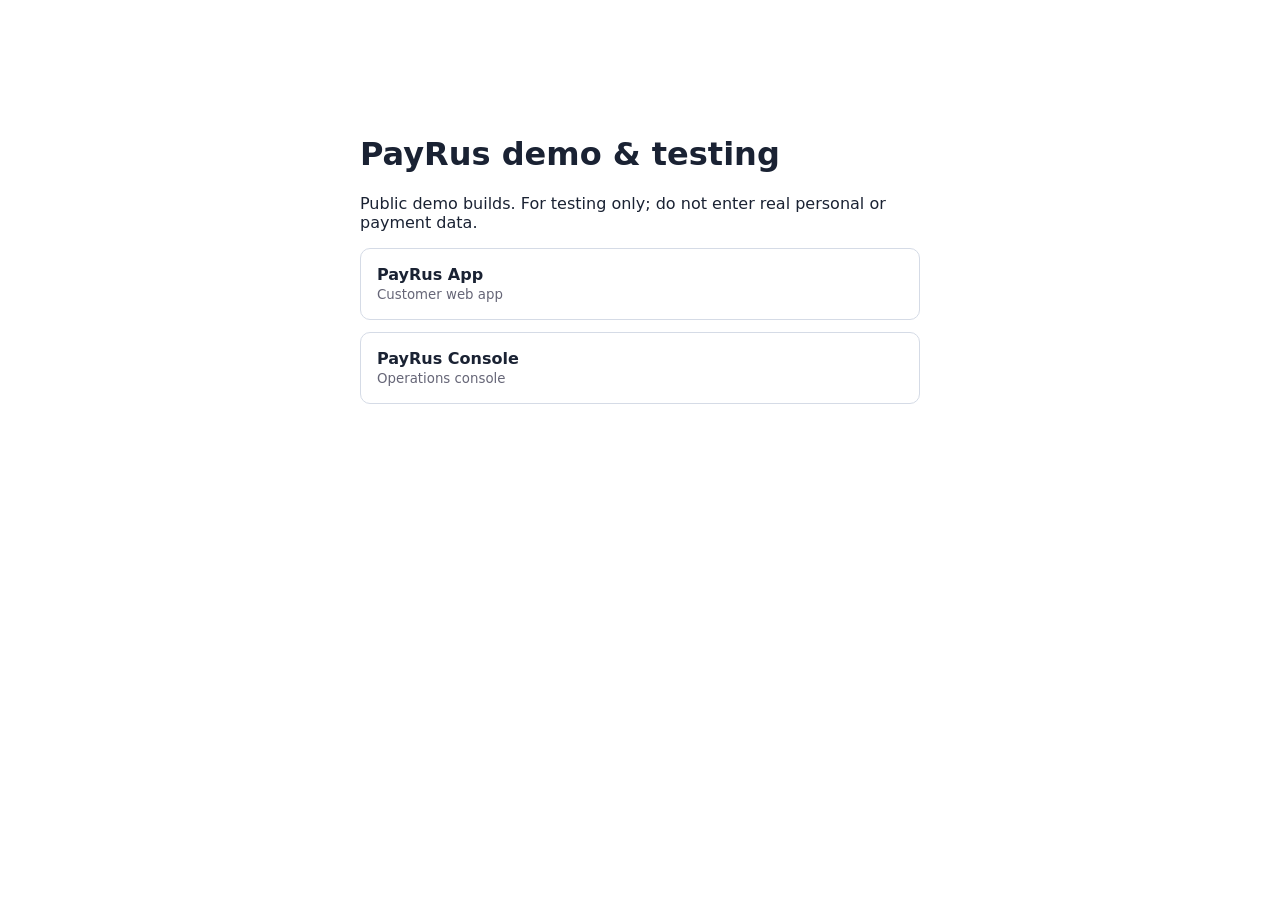
<file: index.html>
<!doctype html>
<html lang="en"><head><meta charset="utf-8"><meta name="viewport" content="width=device-width,initial-scale=1">
<title>PayRus demo</title>
<style>body{font-family:system-ui,sans-serif;max-width:560px;margin:15vh auto;padding:0 16px;color:#1a2233}a{display:block;margin:12px 0;padding:16px;border:1px solid #d5dbe6;border-radius:10px;text-decoration:none;color:inherit}a:hover{background:#f3f6fb}small{color:#667}</style></head>
<body><h1>PayRus demo &amp; testing</h1>
<p>Public demo builds. For testing only; do not enter real personal or payment data.</p>
<a href="payrus/"><strong>PayRus App</strong><br><small>Customer web app</small></a>
<a href="PayRus-Console/"><strong>PayRus Console</strong><br><small>Operations console</small></a>
</body></html>
</file>
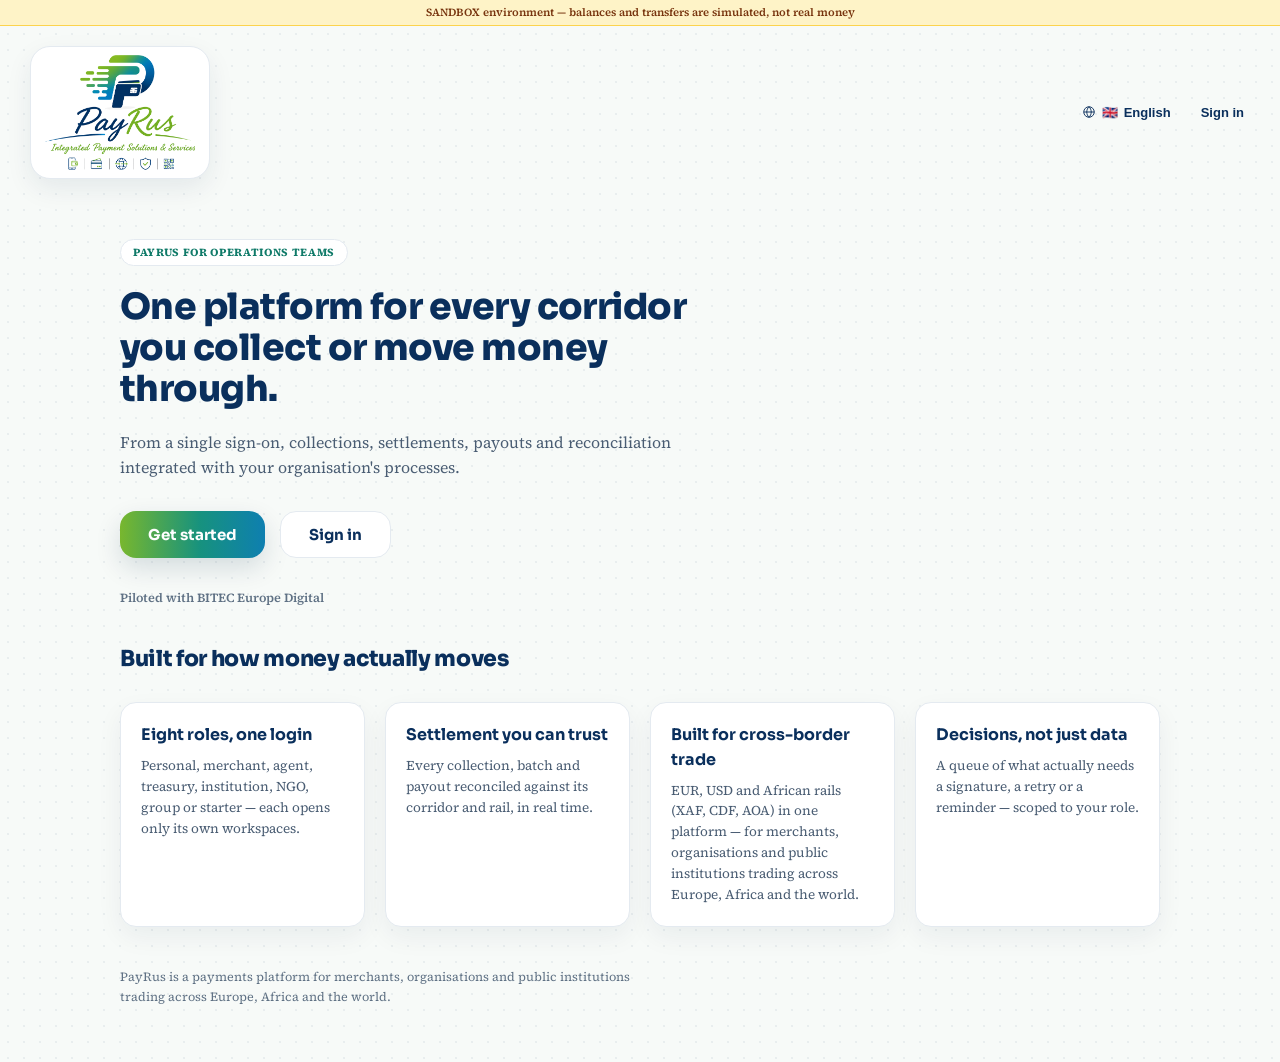
<file: PayRus-Console/index.html>
<!doctype html>
<html lang="en">
  <head>
    <meta charset="UTF-8" />
    <meta name="viewport" content="width=device-width, initial-scale=1.0, viewport-fit=cover" />

    <title>PayRus Operations Platform</title>
    <meta
      name="description"
      content="One sign-on for collections, settlements, payouts and reconciliation across Europe, Africa and the world — the PayRus console for operations teams."
    />
    <meta name="author" content="PayRus" />
    <meta name="theme-color" content="#0A2F5C" />
    <link rel="canonical" href="https://bitec-group.github.io/PayRus-Console/" />

    <!-- Favicon and home-screen icons -->
    <link rel="icon" href="/PayRus-Console/favicon.ico" sizes="32x32 48x48" />
    <link rel="icon" type="image/png" sizes="32x32" href="/PayRus-Console/favicon-32.png" />
    <link rel="icon" type="image/png" sizes="192x192" href="/PayRus-Console/icon/icon-192.png" />
    <link rel="apple-touch-icon" sizes="180x180" href="/PayRus-Console/apple-touch-icon.png" />
    <link rel="manifest" href="/PayRus-Console/site.webmanifest" />
    <meta name="apple-mobile-web-app-title" content="PayRus Ops" />
    <meta name="apple-mobile-web-app-capable" content="yes" />
    <meta name="mobile-web-app-capable" content="yes" />
    <meta name="apple-mobile-web-app-status-bar-style" content="default" />

    <!-- Link preview (chat apps, social, search results) -->
    <meta property="og:type" content="website" />
    <meta property="og:site_name" content="PayRus" />
    <meta property="og:title" content="PayRus Operations Platform" />
    <meta
      property="og:description"
      content="One sign-on for collections, settlements, payouts and reconciliation across Europe, Africa and the world — the PayRus console for operations teams."
    />
    <meta property="og:url" content="https://bitec-group.github.io/PayRus-Console/" />
    <meta property="og:image" content="https://bitec-group.github.io/PayRus-Console/og-image.png" />
    <meta property="og:image:type" content="image/png" />
    <meta property="og:image:width" content="1200" />
    <meta property="og:image:height" content="630" />
    <meta property="og:image:alt" content="PayRus — Integrated Payment Solutions &amp; Services" />
    <meta name="twitter:card" content="summary_large_image" />
    <meta name="twitter:title" content="PayRus Operations Platform" />
    <meta
      name="twitter:description"
      content="One sign-on for collections, settlements, payouts and reconciliation across Europe, Africa and the world."
    />
    <meta name="twitter:image" content="https://bitec-group.github.io/PayRus-Console/og-image.png" />
    <script type="module" crossorigin src="/PayRus-Console/assets/index-c5l4-Qm5.js"></script>
    <link rel="stylesheet" crossorigin href="/PayRus-Console/assets/index-CDP8O-yh.css">
  </head>
  <body>
    <div id="root"></div>
    <noscript>
      <main style="max-width: 36em; margin: 4rem auto; padding: 0 1rem; font-family: system-ui, sans-serif; line-height: 1.6; color: #0a2f5c">
        <h1>PayRus Operations Platform</h1>
        <p>
          One sign-on for collections, settlements, payouts and reconciliation across Europe, Africa and the world. The PayRus console is
          built for merchants, agents, treasury teams, institutions, NGOs and groups.
        </p>
        <p>Please turn on JavaScript to sign in.</p>
      </main>
    </noscript>
  </body>
</html>
</file>
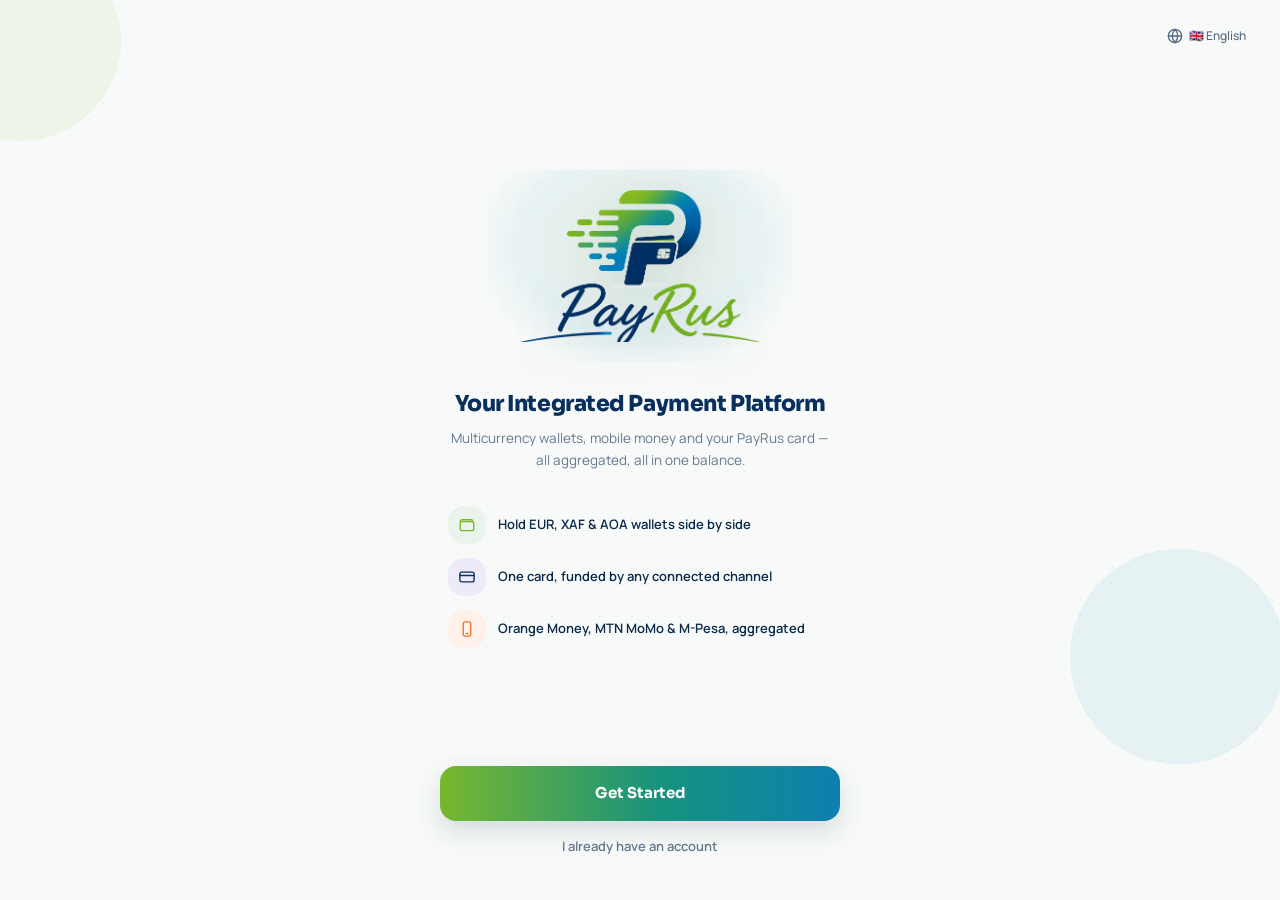
<file: payrus/index.html>
<!doctype html>
<html lang="en">
  <head>
    <meta charset="UTF-8" />
    <meta name="viewport" content="width=device-width, initial-scale=1.0, viewport-fit=cover" />

    <title>PayRus — Beyond Payments</title>
    <meta name="description" content="A BITEC Group Holding Fintech &amp; Digital Banking Solution, PayRus is targeting to become the pan-African payment and remittance layer that connects 54 nations, 30M+ diaspora, and every regional monetary union — cutting transfer costs from 8.2% to under 2%." />
    <meta name="author" content="PayRus" />
    <link rel="icon" href="/payrus/icon/icon-192.png" />
    <meta property="og:title" content="PayRus, Beyond Payments..." />
    <meta property="og:description" content="A BITEC Group Holding Fintech &amp; Digital Banking Solution, PayRus is targeting to become the pan-African payment and remittance layer that connects 54 nations, 30M+ diaspora, and every regional monetary union — cutting transfer costs from 8.2% to under 2%." />
    <meta property="og:type" content="website" />
    <meta property="og:image" content="https://hercules-cdn.com/cdn-cgi/image/w=1200,h=630,q=85,fit=cover,format=auto/file_nhS7kK2ylKHlDb37jOlETDFt" />
    <meta property="og:image:type" content="image/png" />

    <meta name="twitter:card" content="summary_large_image" />
    <meta name="twitter:image" content="https://hercules-cdn.com/cdn-cgi/image/w=1200,h=630,q=85,fit=cover,format=auto/file_nhS7kK2ylKHlDb37jOlETDFt" />
    <meta name="twitter:site" content="@usehercules" />

    <!-- PWA Configuration -->
    <link rel="manifest" href="/payrus/site.webmanifest" />
    <meta name="theme-color" content="#1B3A5C" />
    <meta name="mobile-web-app-capable" content="yes" />
    <meta name="apple-mobile-web-app-capable" content="yes" />
    <meta name="apple-mobile-web-app-status-bar-style" content="black" />
    <meta name="apple-mobile-web-app-title" content="PayRus" />
    <link rel="apple-touch-icon" href="/payrus/icon/icon-192.png" />

    <!-- Fonts -->
    <link rel="preconnect" href="https://fonts.googleapis.com" />
    <link rel="preconnect" href="https://fonts.gstatic.com" crossorigin />
    <link
      href="https://fonts.googleapis.com/css2?family=Plus+Jakarta+Sans:wght@300;400;500;600;700;800&family=JetBrains+Mono:wght@400;500;600;700&family=Fira+Code:wght@300..700&family=Geist+Mono:wght@100..900&family=Geist:wght@100..900&family=Inter:ital,opsz,wght@0,14..32,100..900;1,14..32,100..900&family=Montserrat:ital,wght@0,100..900;1,100..900&family=Noto+Serif:ital,wght@0,100..900;1,100..900&display=swap"
      rel="stylesheet"
      crossorigin
    />

    <!-- Detect dark mode preference and set the class before next-themes loads. This avoids a flash of unstyled content (FOUC) when the page loads. -->
    <script>
      try {
        let theme = localStorage.getItem("theme");
        if (theme === "system" || !theme) {
          let prefersDark = window.matchMedia(
            "(prefers-color-scheme: dark)",
          ).matches;
          theme = prefersDark ? "dark" : "light";
        }
        document.documentElement.classList.add(theme);
      } catch (e) {}
    </script>


    <!-- GitHub Pages has no server-side rewrite for client-side routes, so a
         deep-link/refresh 404s. 404.html redirects here encoding the intended
         path in the query string (?/en/dashboard); this restores it via
         history.replaceState before the router mounts. No-op on any other
         host, where this query shape never occurs.
         https://github.com/rafgraph/spa-github-pages -->
    <script>
      (function (l) {
        if (l.search[1] === "/") {
          var decoded = l.search
            .slice(1)
            .split("&")
            .map(function (s) {
              return s.replace(/~and~/g, "&");
            })
            .join("?");
          window.history.replaceState(null, null, l.pathname.slice(0, -1) + decoded + l.hash);
        }
      })(window.location);
    </script>
    <script type="module" crossorigin src="/payrus/assets/index-DseT7JLH.js"></script>
    <link rel="stylesheet" crossorigin href="/payrus/assets/index-BGVzbNeH.css">
  </head>
  <body>
    <div id="root"></div>
  </body>
</html>
</file>
<file: PayRus-Console/assets/index-CDP8O-yh.css>
@import"https://fonts.googleapis.com/css2?family=Source+Serif+4:opsz,wght@8..60,400;8..60,600;8..60,700&display=swap";@import"https://fonts.googleapis.com/css2?family=Sora:wght@600;700;800&display=swap";:root{--auth-bg: #f7faf8;--auth-navy: #0a2f5c;--auth-blue: #0b6a96;--auth-teal: #0f7a68;--auth-green: #78b72e;--auth-body: #4a5d73;--auth-muted: #5f7184;--auth-border: #e4eaf0;--auth-gradient: linear-gradient(90deg, #78b72e 0%, #17927e 55%, #0e7fb0 100%);--font-auth-heading: "Sora", sans-serif;--color-bg: #f3f2f2;--color-surface: #eae9e9;--color-text: #201e1d;--color-divider: color-mix(in srgb, #201e1d 16%, transparent);--color-accent: #0e3a6b;--color-accent-100: #e6ebf2;--color-accent-200: #c8d5e5;--color-accent-300: #9db3cd;--color-accent-400: #4b7ba9;--color-accent-500: #0e3a6b;--color-accent-600: #0b2f57;--color-accent-700: #0a2748;--color-accent-800: #071d36;--color-accent-900: #051425;--color-accent-2: #5c9a22;--color-accent-2-100: #eaf3dd;--color-accent-2-200: #d4e8bb;--color-accent-2-300: #b3d685;--color-accent-2-400: #84b83f;--color-accent-2-500: #5c9a22;--color-accent-2-600: #4c801c;--color-accent-2-700: #3f6a17;--color-accent-2-800: #2e4d11;--color-accent-2-900: #1f350b;--color-neutral-100: #f8f4f4;--color-neutral-200: #eae7e7;--color-neutral-300: #d7d3d3;--color-neutral-400: #bab6b6;--color-neutral-500: #9b9797;--color-neutral-600: #7d7979;--color-neutral-700: #605d5d;--color-neutral-800: #444141;--color-neutral-900: #2d2b2b;--font-heading: "Source Serif 4", Georgia, serif;--font-heading-weight: 600;--font-body: "Source Serif 4", Georgia, serif;--space-1: 5px;--space-2: 10px;--space-3: 15px;--space-4: 20px;--space-6: 30px;--space-8: 40px;--radius-sm: 1px;--radius-md: 2px;--radius-lg: 4px;--shadow-sm: 0 1px 2px color-mix(in srgb, #2d2b2b 14%, transparent);--shadow-md: 0 3px 10px color-mix(in srgb, #2d2b2b 16%, transparent);--shadow-lg: 0 12px 32px color-mix(in srgb, #2d2b2b 22%, transparent)}*{box-sizing:border-box}body{margin:0;font-size:15px;line-height:1.55;font-weight:400;background:var(--color-bg);color:var(--color-text);font-family:var(--font-body)}h1,h2,h3,h4,h5,h6{font-family:var(--font-heading);font-weight:var(--font-heading-weight);line-height:1.12;letter-spacing:-.015em;margin:0 0 var(--space-2)}h1{font-size:42px}h2{font-size:32px}h3{font-size:25px}h4{font-size:20px}h5{font-size:16px}h6{font-size:13px;letter-spacing:.08em;text-transform:uppercase}p{margin:0 0 var(--space-3)}a{color:var(--color-accent);text-underline-offset:3px}img{display:block;max-width:100%}.text-muted{color:color-mix(in srgb,var(--color-text) 55%,transparent)}:focus{outline:none}:focus-visible{outline:2px solid var(--color-accent);outline-offset:2px}::selection{background:color-mix(in srgb,var(--color-accent) 30%,transparent)}.btn{display:inline-flex;align-items:center;justify-content:center;gap:6px;cursor:pointer;text-decoration:none;font-family:var(--font-heading);font-weight:var(--font-heading-weight);font-size:14px;line-height:1.2;color:var(--color-text);background:transparent;border:1px solid transparent;padding:var(--space-2) calc(var(--space-3) * 1.2);border-radius:var(--radius-md)}.btn:disabled{opacity:.45;cursor:not-allowed}.btn-primary{background:var(--color-accent);color:#fff}.btn-primary:hover:not(:disabled){background:var(--color-accent-600)}.btn-primary:active:not(:disabled){background:var(--color-accent-700)}.btn-secondary{border-color:var(--color-divider)}.btn-secondary:hover:not(:disabled){background:color-mix(in srgb,var(--color-text) 7%,transparent)}.btn-ghost{color:var(--color-accent);padding-inline:var(--space-1)}.btn-ghost:hover:not(:disabled){background:color-mix(in srgb,var(--color-accent) 10%,transparent)}.btn-ghost:active:not(:disabled){background:color-mix(in srgb,var(--color-accent) 18%,transparent)}.field>label{display:block;font-size:12px;margin-bottom:5px;color:color-mix(in srgb,var(--color-text) 70%,transparent)}.input{width:100%;min-height:36px;padding:6px 10px;font:inherit;font-size:14px;color:var(--color-text);caret-color:var(--color-accent);background:var(--color-surface);border:1px solid var(--color-divider);border-radius:var(--radius-md)}.input:hover{border-color:color-mix(in srgb,var(--color-text) 45%,transparent)}.input:focus-visible{border-color:var(--color-accent);outline-offset:0}.seg{display:inline-flex;overflow:hidden;border:1px solid var(--color-divider);border-radius:var(--radius-md)}.seg-opt{display:inline-flex;align-items:center;gap:6px;padding:7px 12px;font-size:13px;cursor:pointer}.seg-opt+.seg-opt{border-left:1px solid var(--color-divider)}.seg-opt:has(input:checked){background:var(--color-accent);color:#fff}.seg-opt:not(:has(input:checked)):hover{background:color-mix(in srgb,var(--color-text) 7%,transparent)}.seg-opt input{position:absolute;opacity:0;width:0;height:0;pointer-events:none}.card{display:flex;flex-direction:column;gap:var(--space-2);padding:var(--space-3);border-radius:var(--radius-md);background:var(--color-surface)}.card-kicker{font-size:10px;letter-spacing:.1em;text-transform:uppercase;color:var(--color-accent)}.card-title{font-family:var(--font-heading);font-weight:var(--font-heading-weight);font-size:17px;line-height:1.2}.card-body{margin:0;font-size:13px;opacity:.8;flex:1}.card-meta{display:flex;align-items:center;gap:6px;font-size:11px;color:color-mix(in srgb,var(--color-text) 50%,transparent)}.elev-sm{box-shadow:var(--shadow-sm)}.tag{display:inline-flex;align-items:center;font-size:11px;letter-spacing:.02em;padding:3px 10px;border-radius:calc(var(--radius-md) * .75)}.tag-accent{background:var(--color-accent-100);color:var(--color-accent-800)}.tag-accent-2{background:var(--color-accent-2-100);color:var(--color-accent-2-800)}.tag-neutral{background:var(--color-neutral-100);color:var(--color-neutral-800)}.tag-outline{border:1px solid var(--color-accent);color:var(--color-accent)}.nav{display:flex;align-items:center;gap:var(--space-4);padding:var(--space-3) var(--space-4);flex-wrap:wrap;row-gap:var(--space-3)}.nav-brand{font-family:var(--font-heading);font-weight:var(--font-heading-weight);font-size:18px;margin-right:auto}.table-scroll{max-width:100%;overflow-x:auto;-webkit-overflow-scrolling:touch}.table{width:100%;border-collapse:collapse;font-size:14px}.table th{text-align:left;font-size:11px;letter-spacing:.08em;text-transform:uppercase;color:color-mix(in srgb,var(--color-text) 60%,transparent);padding:var(--space-2);border-bottom:1px solid var(--color-divider)}.table td{padding:var(--space-2);border-bottom:1px solid color-mix(in srgb,var(--color-text) 8%,transparent)}.table tbody tr:hover{background:color-mix(in srgb,var(--color-text) 4%,transparent)}.table td,.table th{padding-left:var(--space-2);padding-right:var(--space-2)}.pr-shell{display:grid;grid-template-columns:minmax(0,1fr);gap:var(--space-8);align-items:start}.pr-tabs{display:flex;gap:var(--space-3);flex-wrap:wrap}.pr-ids{display:flex;gap:var(--space-3);align-items:center;margin-left:auto;flex-wrap:wrap}@media(min-width:1100px){.pr-shell{grid-template-columns:minmax(0,1fr) minmax(0,340px)}.pr-side{position:sticky;top:var(--space-6)}}.skip-link{position:absolute;left:var(--space-4);top:-100px;z-index:100;background:var(--auth-navy);color:#fff;padding:10px 16px;border-radius:10px;font-weight:700;font-size:14px;text-decoration:none}.skip-link:focus{top:var(--space-4);outline:3px solid #fff;outline-offset:2px;box-shadow:0 0 0 5px var(--auth-navy)}main:focus{outline:none}.brand-tile{display:inline-flex;align-items:center;justify-content:center;background:#fff;border:1px solid var(--auth-border);border-radius:20px;padding:12px 18px;box-shadow:0 10px 26px #0a2a4a14}.auth-card{display:flex;flex-direction:column;gap:var(--space-4);width:100%;box-sizing:border-box;background:#fff;border:1px solid var(--auth-border);border-radius:20px;padding:var(--space-6);box-shadow:0 10px 26px #0a2a4a14}@media(prefers-reduced-motion:reduce){*,*:before,*:after{animation-duration:.01ms!important;animation-iteration-count:1!important;transition-duration:.01ms!important;scroll-behavior:auto!important}}@media(forced-colors:active){.brand-tile,.auth-card{border-color:CanvasText}}@media(max-width:420px){.auth-card{padding:var(--space-4)}.brand-tile{max-width:100%;box-sizing:border-box}}.card,.card-body{min-width:0}@media(pointer:coarse),(max-width:820px){.btn,.input,select,textarea{min-height:44px}select{padding-block:6px}input[type=checkbox],input[type=radio]{width:24px;height:24px}label:has(>input[type=checkbox]),label:has(>input[type=radio]){min-height:36px}}@media(max-width:820px){.nav{gap:var(--space-2);padding-inline:var(--space-3)}.nav-brand{flex:1 0 100%;margin-right:0}.pr-tabs{flex:1 0 100%;flex-wrap:nowrap;overflow-x:auto;-webkit-overflow-scrolling:touch;scrollbar-width:none;gap:var(--space-2);padding-bottom:2px}.pr-tabs::-webkit-scrollbar{display:none}.pr-tabs>.btn{flex:0 0 auto}.pr-ids{flex:1 0 100%;margin-left:0;gap:var(--space-2)}.pr-ids .btn{min-height:40px}}
</file>
<file: payrus/assets/index-BGVzbNeH.css>
@import"https://fonts.googleapis.com/css2?family=Sora:wght@600;700;800&family=Manrope:wght@400;500;600;700;800&family=Source+Serif+4:opsz,wght@8..60,400;8..60,600;8..60,700&display=swap";@layer components;@layer properties{@supports (((-webkit-hyphens:none)) and (not (margin-trim:inline))) or ((-moz-orient:inline) and (not (color:rgb(from red r g b)))){*,:before,:after,::backdrop{--tw-translate-x:0;--tw-translate-y:0;--tw-translate-z:0;--tw-scale-x:1;--tw-scale-y:1;--tw-scale-z:1;--tw-rotate-x:initial;--tw-rotate-y:initial;--tw-rotate-z:initial;--tw-skew-x:initial;--tw-skew-y:initial;--tw-scroll-snap-strictness:proximity;--tw-space-y-reverse:0;--tw-space-x-reverse:0;--tw-divide-x-reverse:0;--tw-border-style:solid;--tw-divide-y-reverse:0;--tw-gradient-position:initial;--tw-gradient-from:#0000;--tw-gradient-via:#0000;--tw-gradient-to:#0000;--tw-gradient-stops:initial;--tw-gradient-via-stops:initial;--tw-gradient-from-position:0%;--tw-gradient-via-position:50%;--tw-gradient-to-position:100%;--tw-leading:initial;--tw-font-weight:initial;--tw-tracking:initial;--tw-ordinal:initial;--tw-slashed-zero:initial;--tw-numeric-figure:initial;--tw-numeric-spacing:initial;--tw-numeric-fraction:initial;--tw-shadow:0 0 #0000;--tw-shadow-color:initial;--tw-shadow-alpha:100%;--tw-inset-shadow:0 0 #0000;--tw-inset-shadow-color:initial;--tw-inset-shadow-alpha:100%;--tw-ring-color:initial;--tw-ring-shadow:0 0 #0000;--tw-inset-ring-color:initial;--tw-inset-ring-shadow:0 0 #0000;--tw-ring-inset:initial;--tw-ring-offset-width:0px;--tw-ring-offset-color:#fff;--tw-ring-offset-shadow:0 0 #0000;--tw-outline-style:solid;--tw-blur:initial;--tw-brightness:initial;--tw-contrast:initial;--tw-grayscale:initial;--tw-hue-rotate:initial;--tw-invert:initial;--tw-opacity:initial;--tw-saturate:initial;--tw-sepia:initial;--tw-drop-shadow:initial;--tw-drop-shadow-color:initial;--tw-drop-shadow-alpha:100%;--tw-drop-shadow-size:initial;--tw-backdrop-blur:initial;--tw-backdrop-brightness:initial;--tw-backdrop-contrast:initial;--tw-backdrop-grayscale:initial;--tw-backdrop-hue-rotate:initial;--tw-backdrop-invert:initial;--tw-backdrop-opacity:initial;--tw-backdrop-saturate:initial;--tw-backdrop-sepia:initial;--tw-duration:initial;--tw-ease:initial;--tw-content:"";--tw-animation-delay:0s;--tw-animation-direction:normal;--tw-animation-duration:initial;--tw-animation-fill-mode:none;--tw-animation-iteration-count:1;--tw-enter-blur:0;--tw-enter-opacity:1;--tw-enter-rotate:0;--tw-enter-scale:1;--tw-enter-translate-x:0;--tw-enter-translate-y:0;--tw-exit-blur:0;--tw-exit-opacity:1;--tw-exit-rotate:0;--tw-exit-scale:1;--tw-exit-translate-x:0;--tw-exit-translate-y:0}}}@layer theme{:root,:host{--color-red-50:oklch(97.1% .013 17.38);--color-red-100:oklch(93.6% .032 17.717);--color-red-200:oklch(88.5% .062 18.334);--color-red-400:oklch(70.4% .191 22.216);--color-red-500:oklch(63.7% .237 25.331);--color-red-600:oklch(57.7% .245 27.325);--color-red-700:oklch(50.5% .213 27.518);--color-red-900:oklch(39.6% .141 25.723);--color-orange-50:oklch(98% .016 73.684);--color-orange-100:oklch(95.4% .038 75.164);--color-orange-200:oklch(90.1% .076 70.697);--color-orange-400:oklch(75% .183 55.934);--color-orange-500:oklch(70.5% .213 47.604);--color-orange-600:oklch(64.6% .222 41.116);--color-orange-700:oklch(55.3% .195 38.402);--color-orange-800:oklch(47% .157 37.304);--color-orange-900:oklch(40.8% .123 38.172);--color-amber-50:oklch(98.7% .022 95.277);--color-amber-100:oklch(96.2% .059 95.617);--color-amber-200:oklch(92.4% .12 95.746);--color-amber-300:oklch(87.9% .169 91.605);--color-amber-400:oklch(82.8% .189 84.429);--color-amber-500:oklch(76.9% .188 70.08);--color-amber-600:oklch(66.6% .179 58.318);--color-amber-700:oklch(55.5% .163 48.998);--color-amber-800:oklch(47.3% .137 46.201);--color-amber-900:oklch(41.4% .112 45.904);--color-amber-950:oklch(27.9% .077 45.635);--color-yellow-50:oklch(98.7% .026 102.212);--color-yellow-200:oklch(94.5% .129 101.54);--color-yellow-300:oklch(90.5% .182 98.111);--color-yellow-400:oklch(85.2% .199 91.936);--color-yellow-500:oklch(79.5% .184 86.047);--color-yellow-700:oklch(55.4% .135 66.442);--color-yellow-900:oklch(42.1% .095 57.708);--color-lime-50:oklch(98.6% .031 120.757);--color-lime-100:oklch(96.7% .067 122.328);--color-lime-200:oklch(93.8% .127 124.321);--color-lime-400:oklch(84.1% .238 128.85);--color-lime-500:oklch(76.8% .233 130.85);--color-lime-600:oklch(64.8% .2 131.684);--color-lime-700:oklch(53.2% .157 131.589);--color-green-50:oklch(98.2% .018 155.826);--color-green-100:oklch(96.2% .044 156.743);--color-green-200:oklch(92.5% .084 155.995);--color-green-400:oklch(79.2% .209 151.711);--color-green-500:oklch(72.3% .219 149.579);--color-green-600:oklch(62.7% .194 149.214);--color-green-700:oklch(52.7% .154 150.069);--color-green-900:oklch(39.3% .095 152.535);--color-emerald-50:oklch(97.9% .021 166.113);--color-emerald-100:oklch(95% .052 163.051);--color-emerald-200:oklch(90.5% .093 164.15);--color-emerald-400:oklch(76.5% .177 163.223);--color-emerald-500:oklch(69.6% .17 162.48);--color-emerald-600:oklch(59.6% .145 163.225);--color-emerald-700:oklch(50.8% .118 165.612);--color-emerald-900:oklch(37.8% .077 168.94);--color-teal-50:oklch(98.4% .014 180.72);--color-teal-400:oklch(77.7% .152 181.912);--color-teal-500:oklch(70.4% .14 182.503);--color-teal-600:oklch(60% .118 184.704);--color-teal-700:oklch(51.1% .096 186.391);--color-teal-900:oklch(38.6% .063 188.416);--color-cyan-50:oklch(98.4% .019 200.873);--color-cyan-100:oklch(95.6% .045 203.388);--color-cyan-400:oklch(78.9% .154 211.53);--color-cyan-500:oklch(71.5% .143 215.221);--color-cyan-600:oklch(60.9% .126 221.723);--color-cyan-700:oklch(52% .105 223.128);--color-cyan-900:oklch(39.8% .07 227.392);--color-sky-400:oklch(74.6% .16 232.661);--color-sky-600:oklch(58.8% .158 241.966);--color-sky-700:oklch(50% .134 242.749);--color-sky-900:oklch(39.1% .09 240.876);--color-blue-50:oklch(97% .014 254.604);--color-blue-100:oklch(93.2% .032 255.585);--color-blue-200:oklch(88.2% .059 254.128);--color-blue-400:oklch(70.7% .165 254.624);--color-blue-500:oklch(62.3% .214 259.815);--color-blue-600:oklch(54.6% .245 262.881);--color-blue-700:oklch(48.8% .243 264.376);--color-blue-900:oklch(37.9% .146 265.522);--color-indigo-50:oklch(96.2% .018 272.314);--color-indigo-200:oklch(87% .065 274.039);--color-indigo-600:oklch(51.1% .262 276.966);--color-indigo-700:oklch(45.7% .24 277.023);--color-violet-50:oklch(96.9% .016 293.756);--color-violet-100:oklch(94.3% .029 294.588);--color-violet-200:oklch(89.4% .057 293.283);--color-violet-300:oklch(81.1% .111 293.571);--color-violet-400:oklch(70.2% .183 293.541);--color-violet-500:oklch(60.6% .25 292.717);--color-violet-600:oklch(54.1% .281 293.009);--color-violet-700:oklch(49.1% .27 292.581);--color-violet-800:oklch(43.2% .232 292.759);--color-violet-900:oklch(38% .189 293.745);--color-purple-50:oklch(97.7% .014 308.299);--color-purple-200:oklch(90.2% .063 306.703);--color-purple-400:oklch(71.4% .203 305.504);--color-purple-500:oklch(62.7% .265 303.9);--color-purple-600:oklch(55.8% .288 302.321);--color-purple-700:oklch(49.6% .265 301.924);--color-fuchsia-600:oklch(59.1% .293 322.896);--color-pink-50:oklch(97.1% .014 343.198);--color-pink-200:oklch(89.9% .061 343.231);--color-pink-400:oklch(71.8% .202 349.761);--color-pink-600:oklch(59.2% .249 .584);--color-pink-700:oklch(52.5% .223 3.958);--color-pink-900:oklch(40.8% .153 2.432);--color-rose-50:oklch(96.9% .015 12.422);--color-rose-100:oklch(94.1% .03 12.58);--color-rose-200:oklch(89.2% .058 10.001);--color-rose-300:oklch(81% .117 11.638);--color-rose-400:oklch(71.2% .194 13.428);--color-rose-500:oklch(64.5% .246 16.439);--color-rose-600:oklch(58.6% .253 17.585);--color-rose-700:oklch(51.4% .222 16.935);--color-rose-900:oklch(41% .159 10.272);--color-slate-50:oklch(98.4% .003 247.858);--color-slate-100:oklch(96.8% .007 247.896);--color-slate-200:oklch(92.9% .013 255.508);--color-slate-300:oklch(86.9% .022 252.894);--color-slate-500:oklch(55.4% .046 257.417);--color-slate-700:oklch(37.2% .044 257.287);--color-gray-50:oklch(98.5% .002 247.839);--color-gray-200:oklch(92.8% .006 264.531);--color-gray-500:oklch(55.1% .027 264.364);--color-gray-700:oklch(37.3% .034 259.733);--color-gray-900:oklch(21% .034 264.665);--color-zinc-50:oklch(98.5% 0 none);--color-zinc-200:oklch(92% .004 286.32);--color-zinc-500:oklch(55.2% .016 285.938);--color-zinc-700:oklch(37% .013 285.805);--color-black:#000;--color-white:#fff;--spacing:.25rem;--container-xs:20rem;--container-sm:24rem;--container-md:28rem;--container-lg:32rem;--container-xl:36rem;--container-2xl:42rem;--container-3xl:48rem;--container-4xl:56rem;--container-5xl:64rem;--container-6xl:72rem;--text-xs:.75rem;--text-xs--line-height:calc(1 / .75);--text-sm:.875rem;--text-sm--line-height:calc(1.25 / .875);--text-base:1rem;--text-base--line-height: 1.5 ;--text-lg:1.125rem;--text-lg--line-height:calc(1.75 / 1.125);--text-xl:1.25rem;--text-xl--line-height:calc(1.75 / 1.25);--text-2xl:1.5rem;--text-2xl--line-height:calc(2 / 1.5);--text-3xl:1.875rem;--text-3xl--line-height: 1.2 ;--text-4xl:2.25rem;--text-4xl--line-height:calc(2.5 / 2.25);--text-5xl:3rem;--text-5xl--line-height:1;--text-6xl:3.75rem;--text-6xl--line-height:1;--text-7xl:4.5rem;--text-7xl--line-height:1;--font-weight-normal:400;--font-weight-medium:500;--font-weight-semibold:600;--font-weight-bold:700;--font-weight-extrabold:800;--font-weight-black:900;--tracking-tight:-.025em;--tracking-wide:.025em;--tracking-wider:.05em;--tracking-widest:.1em;--leading-tight:1.25;--leading-snug:1.375;--leading-normal:1.5;--leading-relaxed:1.625;--radius-xs:.125rem;--radius-2xl:1rem;--radius-3xl:1.5rem;--ease-in-out:cubic-bezier(.4, 0, .2, 1);--animate-spin:spin 1s linear infinite;--animate-pulse:pulse 2s cubic-bezier(.4, 0, .6, 1) infinite;--blur-sm:8px;--blur-md:12px;--blur-xl:24px;--aspect-video:16 / 9;--default-transition-duration:.15s;--default-transition-timing-function:cubic-bezier(.4, 0, .2, 1);--default-font-family:"Manrope", ui-sans-serif, system-ui, sans-serif;--default-mono-font-family:"JetBrains Mono", ui-monospace, monospace;--color-border:var(--border)}}@layer base{*,:after,:before,::backdrop{box-sizing:border-box;border:0 solid;margin:0;padding:0}::file-selector-button{box-sizing:border-box;border:0 solid;margin:0;padding:0}html,:host{-webkit-text-size-adjust:100%;tab-size:4;line-height:1.5;font-family:var(--default-font-family,-apple-system, BlinkMacSystemFont, "Segoe UI", Roboto, "Helvetica Neue", "Noto Sans", Arial, sans-serif, "Apple Color Emoji", "Segoe UI Emoji", "Segoe UI Symbol", "Noto Color Emoji");font-feature-settings:var(--default-font-feature-settings,normal);font-variation-settings:var(--default-font-variation-settings,normal);-webkit-tap-highlight-color:transparent}hr{height:0;color:inherit;border-top-width:1px}abbr:where([title]){-webkit-text-decoration:underline dotted;text-decoration:underline dotted}h1,h2,h3,h4,h5,h6{font-size:inherit;font-weight:inherit}a{color:inherit;-webkit-text-decoration:inherit;text-decoration:inherit}b,strong{font-weight:bolder}code,kbd,samp,pre{font-family:var(--default-mono-font-family,ui-monospace, SFMono-Regular, Menlo, Monaco, Consolas, "Liberation Mono", "Courier New", monospace);font-feature-settings:var(--default-mono-font-feature-settings,normal);font-variation-settings:var(--default-mono-font-variation-settings,normal);font-size:1em}small{font-size:80%}sub,sup{vertical-align:baseline;font-size:75%;line-height:0;position:relative}sub{bottom:-.25em}sup{top:-.5em}table{text-indent:0;border-color:inherit;border-collapse:collapse}:-moz-focusring:where(:not(iframe)){outline:auto}progress{vertical-align:baseline}summary{display:list-item}ol,ul,menu{list-style:none}img,svg,video,canvas,audio,iframe,embed,object{vertical-align:middle;display:block}img,video{max-width:100%;height:auto}button,input,select,optgroup,textarea{font:inherit;font-feature-settings:inherit;font-variation-settings:inherit;letter-spacing:inherit;color:inherit;opacity:1;background-color:#0000;border-radius:0}::file-selector-button{font:inherit;font-feature-settings:inherit;font-variation-settings:inherit;letter-spacing:inherit;color:inherit;opacity:1;background-color:#0000;border-radius:0}:where(select:is([multiple],[size])) optgroup{font-weight:bolder}:where(select:is([multiple],[size])) optgroup option{padding-inline-start:20px}::file-selector-button{margin-inline-end:4px}::placeholder{opacity:1}@supports (not ((-webkit-appearance:-apple-pay-button))) or (contain-intrinsic-size:1px){::placeholder{color:currentColor}@supports (color:color-mix(in lab,red,red)){::placeholder{color:color-mix(in oklab,currentcolor 50%,transparent)}}}textarea{resize:vertical}::-webkit-search-decoration{-webkit-appearance:none}::-webkit-date-and-time-value{min-height:1lh;text-align:inherit}::-webkit-datetime-edit{display:inline-flex}::-webkit-datetime-edit-fields-wrapper{padding:0}::-webkit-datetime-edit{padding-block:0}::-webkit-datetime-edit-year-field{padding-block:0}::-webkit-datetime-edit-month-field{padding-block:0}::-webkit-datetime-edit-day-field{padding-block:0}::-webkit-datetime-edit-hour-field{padding-block:0}::-webkit-datetime-edit-minute-field{padding-block:0}::-webkit-datetime-edit-second-field{padding-block:0}::-webkit-datetime-edit-millisecond-field{padding-block:0}::-webkit-datetime-edit-meridiem-field{padding-block:0}::-webkit-calendar-picker-indicator{line-height:1}:-moz-ui-invalid{box-shadow:none}button,input:where([type=button],[type=reset],[type=submit]){appearance:button}::file-selector-button{appearance:button}::-webkit-inner-spin-button{height:auto}::-webkit-outer-spin-button{height:auto}[hidden]:where(:not([hidden=until-found])){display:none!important}*{border-color:var(--border);outline-color:var(--ring)}@supports (color:color-mix(in lab,red,red)){*{outline-color:color-mix(in oklab,var(--ring) 50%,transparent)}}html{scroll-behavior:smooth}body{background-color:var(--background);color:var(--foreground);-webkit-font-smoothing:antialiased;-moz-osx-font-smoothing:grayscale;font-family:Manrope,ui-sans-serif,system-ui,sans-serif}h1,h2,h3,h4,h5,h6{letter-spacing:-.02em;font-family:Sora,ui-sans-serif,system-ui,sans-serif}button:not(:disabled),[role=button]:not(:disabled){cursor:pointer}::selection{background:#0a2f5c2e}}@layer utilities{.\@container\/card-header{container:card-header/inline-size}.\@container\/field-group{container:field-group/inline-size}.pointer-events-none{pointer-events:none}.invisible{visibility:hidden}.visible{visibility:visible}.sr-only{clip-path:inset(50%);white-space:nowrap;border-width:0;width:1px;height:1px;margin:-1px;padding:0;position:absolute;overflow:hidden}.absolute{position:absolute}.fixed{position:fixed}.relative{position:relative}.static{position:static}.sticky{position:sticky}.inset-0{inset:0}.inset-x-0{inset-inline:0}.inset-y-0{inset-block:0}.-top-0\.5{top:calc(var(--spacing) * -.5)}.-top-1{top:calc(var(--spacing) * -1)}.-top-12{top:calc(var(--spacing) * -12)}.top-0{top:0}.top-1\.5{top:calc(var(--spacing) * 1.5)}.top-1\/2{top:50%}.top-2{top:calc(var(--spacing) * 2)}.top-3{top:calc(var(--spacing) * 3)}.top-3\.5{top:calc(var(--spacing) * 3.5)}.top-4{top:calc(var(--spacing) * 4)}.top-5{top:calc(var(--spacing) * 5)}.top-6{top:calc(var(--spacing) * 6)}.top-\[1px\]{top:1px}.top-\[50\%\]{top:50%}.top-\[60\%\]{top:60%}.top-full{top:100%}.-right-0\.5{right:calc(var(--spacing) * -.5)}.-right-1{right:calc(var(--spacing) * -1)}.-right-12{right:calc(var(--spacing) * -12)}.right-0{right:0}.right-1{right:var(--spacing)}.right-1\.5{right:calc(var(--spacing) * 1.5)}.right-2{right:calc(var(--spacing) * 2)}.right-3{right:calc(var(--spacing) * 3)}.right-4{right:calc(var(--spacing) * 4)}.right-6{right:calc(var(--spacing) * 6)}.right-8{right:calc(var(--spacing) * 8)}.right-12{right:calc(var(--spacing) * 12)}.-bottom-1{bottom:calc(var(--spacing) * -1)}.-bottom-12{bottom:calc(var(--spacing) * -12)}.bottom-0{bottom:0}.bottom-2{bottom:calc(var(--spacing) * 2)}.bottom-3{bottom:calc(var(--spacing) * 3)}.bottom-4{bottom:calc(var(--spacing) * 4)}.bottom-6{bottom:calc(var(--spacing) * 6)}.bottom-full{bottom:100%}.-left-12{left:calc(var(--spacing) * -12)}.left-0{left:0}.left-1\/2{left:50%}.left-2{left:calc(var(--spacing) * 2)}.left-3{left:calc(var(--spacing) * 3)}.left-4{left:calc(var(--spacing) * 4)}.left-6{left:calc(var(--spacing) * 6)}.left-8{left:calc(var(--spacing) * 8)}.left-\[50\%\]{left:50%}.isolate{isolation:isolate}.z-10{z-index:10}.z-20{z-index:20}.z-30{z-index:30}.z-40{z-index:40}.z-50{z-index:50}.z-\[1\]{z-index:1}.z-\[100\]{z-index:100}.order-first{order:-9999}.order-last{order:9999}.col-span-2{grid-column:span 2/span 2}.col-span-3{grid-column:span 3/span 3}.col-span-4{grid-column:span 4/span 4}.col-span-12{grid-column:span 12/span 12}.col-span-full{grid-column:1/-1}.col-start-2{grid-column-start:2}.row-span-2{grid-row:span 2/span 2}.row-start-1{grid-row-start:1}.container{width:100%}@media(min-width:40rem){.container{max-width:40rem}}@media(min-width:48rem){.container{max-width:48rem}}@media(min-width:64rem){.container{max-width:64rem}}@media(min-width:80rem){.container{max-width:80rem}}@media(min-width:96rem){.container{max-width:96rem}}.m-0{margin:0}.m-0\!{margin:0!important}.-mx-1{margin-inline:calc(var(--spacing) * -1)}.mx-2{margin-inline:calc(var(--spacing) * 2)}.mx-3\.5{margin-inline:calc(var(--spacing) * 3.5)}.mx-auto{margin-inline:auto}.-my-2{margin-block:calc(var(--spacing) * -2)}.my-0{margin-block:0}.my-0\.5{margin-block:calc(var(--spacing) * .5)}.my-1{margin-block:var(--spacing)}.my-2{margin-block:calc(var(--spacing) * 2)}.-mt-2{margin-top:calc(var(--spacing) * -2)}.-mt-4{margin-top:calc(var(--spacing) * -4)}.mt-0\.5{margin-top:calc(var(--spacing) * .5)}.mt-1{margin-top:var(--spacing)}.mt-1\.5{margin-top:calc(var(--spacing) * 1.5)}.mt-2{margin-top:calc(var(--spacing) * 2)}.mt-3{margin-top:calc(var(--spacing) * 3)}.mt-3\.5{margin-top:calc(var(--spacing) * 3.5)}.mt-4{margin-top:calc(var(--spacing) * 4)}.mt-5{margin-top:calc(var(--spacing) * 5)}.mt-6{margin-top:calc(var(--spacing) * 6)}.mt-8{margin-top:calc(var(--spacing) * 8)}.mt-\[2px\]{margin-top:2px}.mt-\[3px\]{margin-top:3px}.mt-auto{margin-top:auto}.mr-1{margin-right:var(--spacing)}.mr-1\.5{margin-right:calc(var(--spacing) * 1.5)}.mr-2{margin-right:calc(var(--spacing) * 2)}.mr-3{margin-right:calc(var(--spacing) * 3)}.-mb-1{margin-bottom:calc(var(--spacing) * -1)}.-mb-px{margin-bottom:-1px}.mb-0{margin-bottom:0}.mb-0\.5{margin-bottom:calc(var(--spacing) * .5)}.mb-1{margin-bottom:var(--spacing)}.mb-1\.5{margin-bottom:calc(var(--spacing) * 1.5)}.mb-2{margin-bottom:calc(var(--spacing) * 2)}.mb-2\.5{margin-bottom:calc(var(--spacing) * 2.5)}.mb-3{margin-bottom:calc(var(--spacing) * 3)}.mb-4{margin-bottom:calc(var(--spacing) * 4)}.mb-5{margin-bottom:calc(var(--spacing) * 5)}.mb-6{margin-bottom:calc(var(--spacing) * 6)}.mb-\[5px\]{margin-bottom:5px}.-ml-4{margin-left:calc(var(--spacing) * -4)}.ml-1{margin-left:var(--spacing)}.ml-2{margin-left:calc(var(--spacing) * 2)}.ml-4{margin-left:calc(var(--spacing) * 4)}.ml-auto{margin-left:auto}.line-clamp-1{-webkit-line-clamp:1;-webkit-box-orient:vertical;display:-webkit-box;overflow:hidden}.line-clamp-2{-webkit-line-clamp:2;-webkit-box-orient:vertical;display:-webkit-box;overflow:hidden}.block{display:block}.contents{display:contents}.flex{display:flex}.grid{display:grid}.hidden{display:none}.inline{display:inline}.inline-block{display:inline-block}.inline-flex{display:inline-flex}.table{display:table}.table-caption{display:table-caption}.table-cell{display:table-cell}.table-row{display:table-row}.field-sizing-content{field-sizing:content}.aspect-square{aspect-ratio:1}.aspect-video{aspect-ratio:var(--aspect-video)}.size-\(--cell-size\){width:var(--cell-size);height:var(--cell-size)}.size-1\.5{width:calc(var(--spacing) * 1.5);height:calc(var(--spacing) * 1.5)}.size-2{width:calc(var(--spacing) * 2);height:calc(var(--spacing) * 2)}.size-2\.5{width:calc(var(--spacing) * 2.5);height:calc(var(--spacing) * 2.5)}.size-3{width:calc(var(--spacing) * 3);height:calc(var(--spacing) * 3)}.size-3\.5{width:calc(var(--spacing) * 3.5);height:calc(var(--spacing) * 3.5)}.size-4{width:calc(var(--spacing) * 4);height:calc(var(--spacing) * 4)}.size-5{width:calc(var(--spacing) * 5);height:calc(var(--spacing) * 5)}.size-6{width:calc(var(--spacing) * 6);height:calc(var(--spacing) * 6)}.size-7{width:calc(var(--spacing) * 7);height:calc(var(--spacing) * 7)}.size-8{width:calc(var(--spacing) * 8);height:calc(var(--spacing) * 8)}.size-9{width:calc(var(--spacing) * 9);height:calc(var(--spacing) * 9)}.size-10{width:calc(var(--spacing) * 10);height:calc(var(--spacing) * 10)}.size-16{width:calc(var(--spacing) * 16);height:calc(var(--spacing) * 16)}.size-20{width:calc(var(--spacing) * 20);height:calc(var(--spacing) * 20)}.size-\[7px\]{width:7px;height:7px}.size-auto{width:auto;height:auto}.size-full{width:100%;height:100%}.h-\(--cell-size\){height:var(--cell-size)}.h-0\.5{height:calc(var(--spacing) * .5)}.h-1\.5{height:calc(var(--spacing) * 1.5)}.h-2{height:calc(var(--spacing) * 2)}.h-2\.5{height:calc(var(--spacing) * 2.5)}.h-3{height:calc(var(--spacing) * 3)}.h-3\.5{height:calc(var(--spacing) * 3.5)}.h-4{height:calc(var(--spacing) * 4)}.h-5{height:calc(var(--spacing) * 5)}.h-5\.5{height:calc(var(--spacing) * 5.5)}.h-6{height:calc(var(--spacing) * 6)}.h-7{height:calc(var(--spacing) * 7)}.h-8{height:calc(var(--spacing) * 8)}.h-9{height:calc(var(--spacing) * 9)}.h-10{height:calc(var(--spacing) * 10)}.h-11{height:calc(var(--spacing) * 11)}.h-12{height:calc(var(--spacing) * 12)}.h-14{height:calc(var(--spacing) * 14)}.h-16{height:calc(var(--spacing) * 16)}.h-20{height:calc(var(--spacing) * 20)}.h-28{height:calc(var(--spacing) * 28)}.h-32{height:calc(var(--spacing) * 32)}.h-36{height:calc(var(--spacing) * 36)}.h-40{height:calc(var(--spacing) * 40)}.h-44{height:calc(var(--spacing) * 44)}.h-48{height:calc(var(--spacing) * 48)}.h-\[5px\]{height:5px}.h-\[7px\]{height:7px}.h-\[28px\]{height:28px}.h-\[38px\]{height:38px}.h-\[52px\]{height:52px}.h-\[calc\(100\%-1px\)\]{height:calc(100% - 1px)}.h-\[var\(--radix-navigation-menu-viewport-height\)\]{height:var(--radix-navigation-menu-viewport-height)}.h-\[var\(--radix-select-trigger-height\)\]{height:var(--radix-select-trigger-height)}.h-auto{height:auto}.h-full{height:100%}.h-px{height:1px}.h-screen{height:100vh}.h-svh{height:100svh}.max-h-\(--radix-context-menu-content-available-height\){max-height:var(--radix-context-menu-content-available-height)}.max-h-\(--radix-dropdown-menu-content-available-height\){max-height:var(--radix-dropdown-menu-content-available-height)}.max-h-\(--radix-select-content-available-height\){max-height:var(--radix-select-content-available-height)}.max-h-48{max-height:calc(var(--spacing) * 48)}.max-h-56{max-height:calc(var(--spacing) * 56)}.max-h-72{max-height:calc(var(--spacing) * 72)}.max-h-80{max-height:calc(var(--spacing) * 80)}.max-h-\[60vh\]{max-height:60vh}.max-h-\[70vh\]{max-height:70vh}.max-h-\[80vh\]{max-height:80vh}.max-h-\[85vh\]{max-height:85vh}.max-h-\[90vh\]{max-height:90vh}.max-h-\[92vh\]{max-height:92vh}.max-h-\[300px\]{max-height:300px}.max-h-\[520px\]{max-height:520px}.max-h-\[560px\]{max-height:560px}.min-h-0{min-height:0}.min-h-4{min-height:calc(var(--spacing) * 4)}.min-h-16{min-height:calc(var(--spacing) * 16)}.min-h-\[44px\]{min-height:44px}.min-h-\[100px\]{min-height:100px}.min-h-\[120px\]{min-height:120px}.min-h-full{min-height:100%}.min-h-screen{min-height:100vh}.min-h-svh{min-height:100svh}.w-\(--cell-size\){width:var(--cell-size)}.w-\(--sidebar-width\){width:var(--sidebar-width)}.w-0{width:0}.w-1{width:var(--spacing)}.w-1\.5{width:calc(var(--spacing) * 1.5)}.w-2{width:calc(var(--spacing) * 2)}.w-2\.5{width:calc(var(--spacing) * 2.5)}.w-3{width:calc(var(--spacing) * 3)}.w-3\.5{width:calc(var(--spacing) * 3.5)}.w-3\/4{width:75%}.w-4{width:calc(var(--spacing) * 4)}.w-5{width:calc(var(--spacing) * 5)}.w-6{width:calc(var(--spacing) * 6)}.w-7{width:calc(var(--spacing) * 7)}.w-8{width:calc(var(--spacing) * 8)}.w-9{width:calc(var(--spacing) * 9)}.w-10{width:calc(var(--spacing) * 10)}.w-11{width:calc(var(--spacing) * 11)}.w-12{width:calc(var(--spacing) * 12)}.w-14{width:calc(var(--spacing) * 14)}.w-16{width:calc(var(--spacing) * 16)}.w-20{width:calc(var(--spacing) * 20)}.w-24{width:calc(var(--spacing) * 24)}.w-28{width:calc(var(--spacing) * 28)}.w-36{width:calc(var(--spacing) * 36)}.w-40{width:calc(var(--spacing) * 40)}.w-44{width:calc(var(--spacing) * 44)}.w-56{width:calc(var(--spacing) * 56)}.w-64{width:calc(var(--spacing) * 64)}.w-72{width:calc(var(--spacing) * 72)}.w-80{width:calc(var(--spacing) * 80)}.w-\[--radix-popover-trigger-width\]{width:--radix-popover-trigger-width}.w-\[7px\]{width:7px}.w-\[38px\]{width:38px}.w-\[52px\]{width:52px}.w-\[96px\]{width:96px}.w-\[100px\]{width:100px}.w-\[220px\]{width:220px}.w-\[300px\]{width:300px}.w-auto{width:auto}.w-fit{width:fit-content}.w-full{width:100%}.w-max{width:max-content}.w-px{width:1px}.max-w-\(--skeleton-width\){max-width:var(--skeleton-width)}.max-w-2xl{max-width:var(--container-2xl)}.max-w-3xl{max-width:var(--container-3xl)}.max-w-4xl{max-width:var(--container-4xl)}.max-w-5xl{max-width:var(--container-5xl)}.max-w-6xl{max-width:var(--container-6xl)}.max-w-\[16em\]{max-width:16em}.max-w-\[20em\]{max-width:20em}.max-w-\[22em\]{max-width:22em}.max-w-\[24em\]{max-width:24em}.max-w-\[34em\]{max-width:34em}.max-w-\[36em\]{max-width:36em}.max-w-\[40em\]{max-width:40em}.max-w-\[52em\]{max-width:52em}.max-w-\[55\%\]{max-width:55%}.max-w-\[60\%\]{max-width:60%}.max-w-\[280px\]{max-width:280px}.max-w-\[1180px\]{max-width:1180px}.max-w-\[calc\(100\%-2rem\)\]{max-width:calc(100% - 2rem)}.max-w-full{max-width:100%}.max-w-lg{max-width:var(--container-lg)}.max-w-max{max-width:max-content}.max-w-md{max-width:var(--container-md)}.max-w-sm{max-width:var(--container-sm)}.max-w-xl{max-width:var(--container-xl)}.max-w-xs{max-width:var(--container-xs)}.min-w-\(--cell-size\){min-width:var(--cell-size)}.min-w-0{min-width:0}.min-w-5{min-width:calc(var(--spacing) * 5)}.min-w-8{min-width:calc(var(--spacing) * 8)}.min-w-9{min-width:calc(var(--spacing) * 9)}.min-w-10{min-width:calc(var(--spacing) * 10)}.min-w-32{min-width:calc(var(--spacing) * 32)}.min-w-56{min-width:calc(var(--spacing) * 56)}.min-w-\[8rem\]{min-width:8rem}.min-w-\[12rem\]{min-width:12rem}.min-w-\[44px\]{min-width:44px}.min-w-\[120px\]{min-width:120px}.min-w-\[150px\]{min-width:150px}.min-w-\[160px\]{min-width:160px}.min-w-\[180px\]{min-width:180px}.min-w-\[200px\]{min-width:200px}.min-w-\[var\(--radix-select-trigger-width\)\]{min-width:var(--radix-select-trigger-width)}.min-w-full{min-width:100%}.flex-1{flex:1}.flex-\[2\]{flex:2}.shrink-0{flex-shrink:0}.grow{flex-grow:1}.grow-0{flex-grow:0}.basis-full{flex-basis:100%}.caption-bottom{caption-side:bottom}.border-collapse{border-collapse:collapse}.origin-\(--radix-context-menu-content-transform-origin\){transform-origin:var(--radix-context-menu-content-transform-origin)}.origin-\(--radix-dropdown-menu-content-transform-origin\){transform-origin:var(--radix-dropdown-menu-content-transform-origin)}.origin-\(--radix-hover-card-content-transform-origin\){transform-origin:var(--radix-hover-card-content-transform-origin)}.origin-\(--radix-menubar-content-transform-origin\){transform-origin:var(--radix-menubar-content-transform-origin)}.origin-\(--radix-popover-content-transform-origin\){transform-origin:var(--radix-popover-content-transform-origin)}.origin-\(--radix-select-content-transform-origin\){transform-origin:var(--radix-select-content-transform-origin)}.origin-\(--radix-tooltip-content-transform-origin\){transform-origin:var(--radix-tooltip-content-transform-origin)}.-translate-x-1\/2{--tw-translate-x: -50% ;translate:var(--tw-translate-x) var(--tw-translate-y)}.-translate-x-px{--tw-translate-x:-1px;translate:var(--tw-translate-x) var(--tw-translate-y)}.translate-x-0{--tw-translate-x:0px;translate:var(--tw-translate-x) var(--tw-translate-y)}.translate-x-0\.5{--tw-translate-x:calc(var(--spacing) * .5);translate:var(--tw-translate-x) var(--tw-translate-y)}.translate-x-4{--tw-translate-x:calc(var(--spacing) * 4);translate:var(--tw-translate-x) var(--tw-translate-y)}.translate-x-5{--tw-translate-x:calc(var(--spacing) * 5);translate:var(--tw-translate-x) var(--tw-translate-y)}.translate-x-\[-50\%\]{--tw-translate-x:-50%;translate:var(--tw-translate-x) var(--tw-translate-y)}.translate-x-full{--tw-translate-x:100%;translate:var(--tw-translate-x) var(--tw-translate-y)}.translate-x-px{--tw-translate-x:1px;translate:var(--tw-translate-x) var(--tw-translate-y)}.-translate-y-1\/2{--tw-translate-y: -50% ;translate:var(--tw-translate-x) var(--tw-translate-y)}.-translate-y-px{--tw-translate-y:-1px;translate:var(--tw-translate-x) var(--tw-translate-y)}.translate-y-0\.5{--tw-translate-y:calc(var(--spacing) * .5);translate:var(--tw-translate-x) var(--tw-translate-y)}.translate-y-\[-50\%\]{--tw-translate-y:-50%;translate:var(--tw-translate-x) var(--tw-translate-y)}.translate-y-\[calc\(-50\%-2px\)\]{--tw-translate-y: calc(-50% - 2px) ;translate:var(--tw-translate-x) var(--tw-translate-y)}.scale-110{--tw-scale-x:110%;--tw-scale-y:110%;--tw-scale-z:110%;scale:var(--tw-scale-x) var(--tw-scale-y)}.scale-\[1\.02\]{scale:1.02}.rotate-45{rotate:45deg}.rotate-90{rotate:90deg}.rotate-180{rotate:180deg}.-skew-x-12{--tw-skew-x:skewX( -12deg );transform:var(--tw-rotate-x,) var(--tw-rotate-y,) var(--tw-rotate-z,) var(--tw-skew-x,) var(--tw-skew-y,)}.transform{transform:var(--tw-rotate-x,) var(--tw-rotate-y,) var(--tw-rotate-z,) var(--tw-skew-x,) var(--tw-skew-y,)}.animate-caret-blink{animation:1.25s ease-out infinite caret-blink}.animate-in{animation:enter var(--tw-animation-duration,var(--tw-duration,.15s))var(--tw-ease,ease)var(--tw-animation-delay,0s)var(--tw-animation-iteration-count,1)var(--tw-animation-direction,normal)var(--tw-animation-fill-mode,none)}.animate-pulse{animation:var(--animate-pulse)}.animate-spin{animation:var(--animate-spin)}.cursor-default{cursor:default}.cursor-not-allowed{cursor:not-allowed}.cursor-pointer{cursor:pointer}.cursor-text{cursor:text}.touch-none{touch-action:none}.resize-none{resize:none}.snap-x{scroll-snap-type:x var(--tw-scroll-snap-strictness)}.snap-mandatory{--tw-scroll-snap-strictness:mandatory}.snap-start{scroll-snap-align:start}.scroll-my-1{scroll-margin-block:var(--spacing)}.scroll-mt-6{scroll-margin-top:calc(var(--spacing) * 6)}.scroll-py-1{scroll-padding-block:var(--spacing)}.list-decimal{list-style-type:decimal}.list-disc{list-style-type:disc}.list-none{list-style-type:none}.auto-rows-min{grid-auto-rows:min-content}.grid-cols-1{grid-template-columns:repeat(1,minmax(0,1fr))}.grid-cols-2{grid-template-columns:repeat(2,minmax(0,1fr))}.grid-cols-3{grid-template-columns:repeat(3,minmax(0,1fr))}.grid-cols-4{grid-template-columns:repeat(4,minmax(0,1fr))}.grid-cols-5{grid-template-columns:repeat(5,minmax(0,1fr))}.grid-cols-6{grid-template-columns:repeat(6,minmax(0,1fr))}.grid-cols-7{grid-template-columns:repeat(7,minmax(0,1fr))}.grid-cols-12{grid-template-columns:repeat(12,minmax(0,1fr))}.grid-cols-\[0_1fr\]{grid-template-columns:0 1fr}.grid-cols-\[1\.5fr_1\.2fr_0\.8fr_0\.7fr_0\.7fr_0\.8fr_0\.7fr\]{grid-template-columns:1.5fr 1.2fr .8fr .7fr .7fr .8fr .7fr}.grid-cols-\[1fr_auto\]{grid-template-columns:1fr auto}.grid-rows-\[auto_1fr\]{grid-template-rows:auto 1fr}.grid-rows-\[auto_auto\]{grid-template-rows:auto auto}.flex-col{flex-direction:column}.flex-col-reverse{flex-direction:column-reverse}.flex-row{flex-direction:row}.flex-wrap{flex-wrap:wrap}.place-content-center{place-content:center}.place-items-center{place-items:center}.items-baseline{align-items:baseline}.items-center{align-items:center}.items-end{align-items:flex-end}.items-start{align-items:flex-start}.items-stretch{align-items:stretch}.justify-around{justify-content:space-around}.justify-between{justify-content:space-between}.justify-center{justify-content:center}.justify-end{justify-content:flex-end}.justify-start{justify-content:flex-start}.justify-items-start{justify-items:start}.gap-0{gap:0}.gap-0\.5{gap:calc(var(--spacing) * .5)}.gap-1{gap:var(--spacing)}.gap-1\.5{gap:calc(var(--spacing) * 1.5)}.gap-2{gap:calc(var(--spacing) * 2)}.gap-2\.5{gap:calc(var(--spacing) * 2.5)}.gap-3{gap:calc(var(--spacing) * 3)}.gap-3\.5{gap:calc(var(--spacing) * 3.5)}.gap-4{gap:calc(var(--spacing) * 4)}.gap-5{gap:calc(var(--spacing) * 5)}.gap-6{gap:calc(var(--spacing) * 6)}.gap-7{gap:calc(var(--spacing) * 7)}.gap-8{gap:calc(var(--spacing) * 8)}.gap-\[--spacing\(var\(--gap\)\)\]{gap:calc(var(--spacing) * var(--gap))}:where(.space-y-0\.5>:not(:last-child)){--tw-space-y-reverse:0;margin-block-start:calc(calc(var(--spacing) * .5) * var(--tw-space-y-reverse));margin-block-end:calc(calc(var(--spacing) * .5) * calc(1 - var(--tw-space-y-reverse)))}:where(.space-y-1>:not(:last-child)){--tw-space-y-reverse:0;margin-block-start:calc(var(--spacing) * var(--tw-space-y-reverse));margin-block-end:calc(var(--spacing) * calc(1 - var(--tw-space-y-reverse)))}:where(.space-y-1\.5>:not(:last-child)){--tw-space-y-reverse:0;margin-block-start:calc(calc(var(--spacing) * 1.5) * var(--tw-space-y-reverse));margin-block-end:calc(calc(var(--spacing) * 1.5) * calc(1 - var(--tw-space-y-reverse)))}:where(.space-y-2>:not(:last-child)){--tw-space-y-reverse:0;margin-block-start:calc(calc(var(--spacing) * 2) * var(--tw-space-y-reverse));margin-block-end:calc(calc(var(--spacing) * 2) * calc(1 - var(--tw-space-y-reverse)))}:where(.space-y-2\.5>:not(:last-child)){--tw-space-y-reverse:0;margin-block-start:calc(calc(var(--spacing) * 2.5) * var(--tw-space-y-reverse));margin-block-end:calc(calc(var(--spacing) * 2.5) * calc(1 - var(--tw-space-y-reverse)))}:where(.space-y-3>:not(:last-child)){--tw-space-y-reverse:0;margin-block-start:calc(calc(var(--spacing) * 3) * var(--tw-space-y-reverse));margin-block-end:calc(calc(var(--spacing) * 3) * calc(1 - var(--tw-space-y-reverse)))}:where(.space-y-4>:not(:last-child)){--tw-space-y-reverse:0;margin-block-start:calc(calc(var(--spacing) * 4) * var(--tw-space-y-reverse));margin-block-end:calc(calc(var(--spacing) * 4) * calc(1 - var(--tw-space-y-reverse)))}:where(.space-y-5>:not(:last-child)){--tw-space-y-reverse:0;margin-block-start:calc(calc(var(--spacing) * 5) * var(--tw-space-y-reverse));margin-block-end:calc(calc(var(--spacing) * 5) * calc(1 - var(--tw-space-y-reverse)))}:where(.space-y-6>:not(:last-child)){--tw-space-y-reverse:0;margin-block-start:calc(calc(var(--spacing) * 6) * var(--tw-space-y-reverse));margin-block-end:calc(calc(var(--spacing) * 6) * calc(1 - var(--tw-space-y-reverse)))}:where(.space-y-8>:not(:last-child)){--tw-space-y-reverse:0;margin-block-start:calc(calc(var(--spacing) * 8) * var(--tw-space-y-reverse));margin-block-end:calc(calc(var(--spacing) * 8) * calc(1 - var(--tw-space-y-reverse)))}.gap-x-3{column-gap:calc(var(--spacing) * 3)}.gap-x-4{column-gap:calc(var(--spacing) * 4)}.gap-x-6{column-gap:calc(var(--spacing) * 6)}:where(.-space-x-1>:not(:last-child)){--tw-space-x-reverse:0;margin-inline-start:calc(calc(var(--spacing) * -1) * var(--tw-space-x-reverse));margin-inline-end:calc(calc(var(--spacing) * -1) * calc(1 - var(--tw-space-x-reverse)))}:where(.-space-x-2>:not(:last-child)){--tw-space-x-reverse:0;margin-inline-start:calc(calc(var(--spacing) * -2) * var(--tw-space-x-reverse));margin-inline-end:calc(calc(var(--spacing) * -2) * calc(1 - var(--tw-space-x-reverse)))}.gap-y-0\.5{row-gap:calc(var(--spacing) * .5)}.gap-y-1{row-gap:var(--spacing)}.gap-y-1\.5{row-gap:calc(var(--spacing) * 1.5)}.gap-y-8{row-gap:calc(var(--spacing) * 8)}:where(.divide-x>:not(:last-child)){--tw-divide-x-reverse:0;border-inline-style:var(--tw-border-style);border-inline-start-width:calc(1px * var(--tw-divide-x-reverse));border-inline-end-width:calc(1px * calc(1 - var(--tw-divide-x-reverse)))}:where(.divide-y>:not(:last-child)){--tw-divide-y-reverse:0;border-bottom-style:var(--tw-border-style);border-top-style:var(--tw-border-style);border-top-width:calc(1px * var(--tw-divide-y-reverse));border-bottom-width:calc(1px * calc(1 - var(--tw-divide-y-reverse)))}:where(.divide-border>:not(:last-child)){border-color:var(--border)}.self-end{align-self:flex-end}.self-start{align-self:flex-start}.self-stretch{align-self:stretch}.justify-self-end{justify-self:flex-end}.truncate{text-overflow:ellipsis;white-space:nowrap;overflow:hidden}.overflow-auto{overflow:auto}.overflow-hidden{overflow:hidden}.overflow-x-auto{overflow-x:auto}.overflow-x-hidden{overflow-x:hidden}.overflow-y-auto{overflow-y:auto}.rounded{border-radius:.25rem}.rounded-2xl{border-radius:var(--radius-2xl)}.rounded-3xl{border-radius:var(--radius-3xl)}.rounded-\[2px\]{border-radius:2px}.rounded-\[4px\]{border-radius:4px}.rounded-\[20px\]{border-radius:20px}.rounded-\[24px\]{border-radius:24px}.rounded-\[26px\]{border-radius:26px}.rounded-\[28px\]{border-radius:28px}.rounded-\[32px\]{border-radius:32px}.rounded-\[calc\(var\(--radius\)-5px\)\]{border-radius:calc(var(--radius) - 5px)}.rounded-\[inherit\]{border-radius:inherit}.rounded-full{border-radius:3.40282e38px}.rounded-lg{border-radius:var(--radius)}.rounded-md{border-radius:calc(var(--radius) - 2px)}.rounded-none{border-radius:0}.rounded-sm{border-radius:calc(var(--radius) - 4px)}.rounded-xl{border-radius:calc(var(--radius) + 4px)}.rounded-xs{border-radius:var(--radius-xs)}.rounded-t-3xl{border-top-left-radius:var(--radius-3xl);border-top-right-radius:var(--radius-3xl)}.rounded-l-md{border-top-left-radius:calc(var(--radius) - 2px);border-bottom-left-radius:calc(var(--radius) - 2px)}.rounded-tl-sm{border-top-left-radius:calc(var(--radius) - 4px)}.rounded-r-md{border-top-right-radius:calc(var(--radius) - 2px);border-bottom-right-radius:calc(var(--radius) - 2px)}.border{border-style:var(--tw-border-style);border-width:1px}.border-0{border-style:var(--tw-border-style);border-width:0}.border-2{border-style:var(--tw-border-style);border-width:2px}.border-4{border-style:var(--tw-border-style);border-width:4px}.border-\[1\.5px\]{border-style:var(--tw-border-style);border-width:1.5px}.border-y{border-block-style:var(--tw-border-style);border-block-width:1px}.border-t{border-top-style:var(--tw-border-style);border-top-width:1px}.border-t-2{border-top-style:var(--tw-border-style);border-top-width:2px}.border-r{border-right-style:var(--tw-border-style);border-right-width:1px}.border-r-2{border-right-style:var(--tw-border-style);border-right-width:2px}.border-b{border-bottom-style:var(--tw-border-style);border-bottom-width:1px}.border-b-2{border-bottom-style:var(--tw-border-style);border-bottom-width:2px}.border-l{border-left-style:var(--tw-border-style);border-left-width:1px}.border-l-2{border-left-style:var(--tw-border-style);border-left-width:2px}.border-dashed{--tw-border-style:dashed;border-style:dashed}.border-\(--color-border\){border-color:var(--color-border)}.border-\[\#0E7FB0\]\/30{border-color:#0e7fb04d}.border-\[\#E4EAF0\]{border-color:#e4eaf0}.border-\[\#d8e5f0\]{border-color:#d8e5f0}.border-accent\/25{border-color:var(--accent)}@supports (color:color-mix(in lab,red,red)){.border-accent\/25{border-color:color-mix(in oklab,var(--accent) 25%,transparent)}}.border-accent\/30{border-color:var(--accent)}@supports (color:color-mix(in lab,red,red)){.border-accent\/30{border-color:color-mix(in oklab,var(--accent) 30%,transparent)}}.border-amber-200{border-color:var(--color-amber-200)}.border-amber-300{border-color:var(--color-amber-300)}.border-amber-400\/40{border-color:#fcbb0066}@supports (color:color-mix(in lab,red,red)){.border-amber-400\/40{border-color:color-mix(in oklab,var(--color-amber-400) 40%,transparent)}}.border-amber-500\/20{border-color:#f99c0033}@supports (color:color-mix(in lab,red,red)){.border-amber-500\/20{border-color:color-mix(in oklab,var(--color-amber-500) 20%,transparent)}}.border-amber-500\/30{border-color:#f99c004d}@supports (color:color-mix(in lab,red,red)){.border-amber-500\/30{border-color:color-mix(in oklab,var(--color-amber-500) 30%,transparent)}}.border-amber-500\/40{border-color:#f99c0066}@supports (color:color-mix(in lab,red,red)){.border-amber-500\/40{border-color:color-mix(in oklab,var(--color-amber-500) 40%,transparent)}}.border-background{border-color:var(--background)}.border-blue-200{border-color:var(--color-blue-200)}.border-border,.border-border\/50{border-color:var(--border)}@supports (color:color-mix(in lab,red,red)){.border-border\/50{border-color:color-mix(in oklab,var(--border) 50%,transparent)}}.border-border\/60{border-color:var(--border)}@supports (color:color-mix(in lab,red,red)){.border-border\/60{border-color:color-mix(in oklab,var(--border) 60%,transparent)}}.border-border\/80{border-color:var(--border)}@supports (color:color-mix(in lab,red,red)){.border-border\/80{border-color:color-mix(in oklab,var(--border) 80%,transparent)}}.border-destructive\/20{border-color:var(--destructive)}@supports (color:color-mix(in lab,red,red)){.border-destructive\/20{border-color:color-mix(in oklab,var(--destructive) 20%,transparent)}}.border-destructive\/25{border-color:var(--destructive)}@supports (color:color-mix(in lab,red,red)){.border-destructive\/25{border-color:color-mix(in oklab,var(--destructive) 25%,transparent)}}.border-destructive\/30{border-color:var(--destructive)}@supports (color:color-mix(in lab,red,red)){.border-destructive\/30{border-color:color-mix(in oklab,var(--destructive) 30%,transparent)}}.border-destructive\/40{border-color:var(--destructive)}@supports (color:color-mix(in lab,red,red)){.border-destructive\/40{border-color:color-mix(in oklab,var(--destructive) 40%,transparent)}}.border-destructive\/50{border-color:var(--destructive)}@supports (color:color-mix(in lab,red,red)){.border-destructive\/50{border-color:color-mix(in oklab,var(--destructive) 50%,transparent)}}.border-emerald-200{border-color:var(--color-emerald-200)}.border-foreground\/\[0\.08\]{border-color:var(--foreground)}@supports (color:color-mix(in lab,red,red)){.border-foreground\/\[0\.08\]{border-color:color-mix(in oklab,var(--foreground) 8%,transparent)}}.border-gray-200{border-color:var(--color-gray-200)}.border-green-200{border-color:var(--color-green-200)}.border-indigo-200{border-color:var(--color-indigo-200)}.border-input{border-color:var(--input)}.border-lime-200{border-color:var(--color-lime-200)}.border-orange-200{border-color:var(--color-orange-200)}.border-pink-200{border-color:var(--color-pink-200)}.border-primary,.border-primary\/10{border-color:var(--primary)}@supports (color:color-mix(in lab,red,red)){.border-primary\/10{border-color:color-mix(in oklab,var(--primary) 10%,transparent)}}.border-primary\/15{border-color:var(--primary)}@supports (color:color-mix(in lab,red,red)){.border-primary\/15{border-color:color-mix(in oklab,var(--primary) 15%,transparent)}}.border-primary\/20{border-color:var(--primary)}@supports (color:color-mix(in lab,red,red)){.border-primary\/20{border-color:color-mix(in oklab,var(--primary) 20%,transparent)}}.border-primary\/25{border-color:var(--primary)}@supports (color:color-mix(in lab,red,red)){.border-primary\/25{border-color:color-mix(in oklab,var(--primary) 25%,transparent)}}.border-primary\/30{border-color:var(--primary)}@supports (color:color-mix(in lab,red,red)){.border-primary\/30{border-color:color-mix(in oklab,var(--primary) 30%,transparent)}}.border-primary\/35{border-color:var(--primary)}@supports (color:color-mix(in lab,red,red)){.border-primary\/35{border-color:color-mix(in oklab,var(--primary) 35%,transparent)}}.border-primary\/40{border-color:var(--primary)}@supports (color:color-mix(in lab,red,red)){.border-primary\/40{border-color:color-mix(in oklab,var(--primary) 40%,transparent)}}.border-primary\/50{border-color:var(--primary)}@supports (color:color-mix(in lab,red,red)){.border-primary\/50{border-color:color-mix(in oklab,var(--primary) 50%,transparent)}}.border-primary\/80{border-color:var(--primary)}@supports (color:color-mix(in lab,red,red)){.border-primary\/80{border-color:color-mix(in oklab,var(--primary) 80%,transparent)}}.border-purple-200{border-color:var(--color-purple-200)}.border-red-200{border-color:var(--color-red-200)}.border-rose-200{border-color:var(--color-rose-200)}.border-rose-400\/40{border-color:#ff667f66}@supports (color:color-mix(in lab,red,red)){.border-rose-400\/40{border-color:color-mix(in oklab,var(--color-rose-400) 40%,transparent)}}.border-sidebar-border{border-color:var(--sidebar-border)}.border-slate-200{border-color:var(--color-slate-200)}.border-transparent{border-color:#0000}.border-violet-200{border-color:var(--color-violet-200)}.border-white{border-color:var(--color-white)}.border-white\/10{border-color:#ffffff1a}@supports (color:color-mix(in lab,red,red)){.border-white\/10{border-color:color-mix(in oklab,var(--color-white) 10%,transparent)}}.border-yellow-200{border-color:var(--color-yellow-200)}.border-zinc-200{border-color:var(--color-zinc-200)}.border-t-\[\#0E7FB0\]{border-top-color:#0e7fb0}.border-t-transparent{border-top-color:#0000}.border-l-transparent{border-left-color:#0000}.bg-\(--color-bg\){background-color:var(--color-bg)}.bg-\[\#0E7FB0\]\/5{background-color:#0e7fb00d}.bg-\[\#D6455A\]{background-color:#d6455a}.bg-\[\#E4EAF0\]{background-color:#e4eaf0}.bg-\[\#EDF2F5\]{background-color:#edf2f5}.bg-\[\#F3F7FA\]{background-color:#f3f7fa}.bg-accent,.bg-accent\/10{background-color:var(--accent)}@supports (color:color-mix(in lab,red,red)){.bg-accent\/10{background-color:color-mix(in oklab,var(--accent) 10%,transparent)}}.bg-accent\/15{background-color:var(--accent)}@supports (color:color-mix(in lab,red,red)){.bg-accent\/15{background-color:color-mix(in oklab,var(--accent) 15%,transparent)}}.bg-accent\/20{background-color:var(--accent)}@supports (color:color-mix(in lab,red,red)){.bg-accent\/20{background-color:color-mix(in oklab,var(--accent) 20%,transparent)}}.bg-amber-50{background-color:var(--color-amber-50)}.bg-amber-100{background-color:var(--color-amber-100)}.bg-amber-400{background-color:var(--color-amber-400)}.bg-amber-400\/20{background-color:#fcbb0033}@supports (color:color-mix(in lab,red,red)){.bg-amber-400\/20{background-color:color-mix(in oklab,var(--color-amber-400) 20%,transparent)}}.bg-amber-500{background-color:var(--color-amber-500)}.bg-amber-500\/5{background-color:#f99c000d}@supports (color:color-mix(in lab,red,red)){.bg-amber-500\/5{background-color:color-mix(in oklab,var(--color-amber-500) 5%,transparent)}}.bg-amber-500\/8{background-color:#f99c0014}@supports (color:color-mix(in lab,red,red)){.bg-amber-500\/8{background-color:color-mix(in oklab,var(--color-amber-500) 8%,transparent)}}.bg-amber-500\/10{background-color:#f99c001a}@supports (color:color-mix(in lab,red,red)){.bg-amber-500\/10{background-color:color-mix(in oklab,var(--color-amber-500) 10%,transparent)}}.bg-amber-600{background-color:var(--color-amber-600)}.bg-background,.bg-background\/50{background-color:var(--background)}@supports (color:color-mix(in lab,red,red)){.bg-background\/50{background-color:color-mix(in oklab,var(--background) 50%,transparent)}}.bg-background\/80{background-color:var(--background)}@supports (color:color-mix(in lab,red,red)){.bg-background\/80{background-color:color-mix(in oklab,var(--background) 80%,transparent)}}.bg-black\/30{background-color:#0000004d}@supports (color:color-mix(in lab,red,red)){.bg-black\/30{background-color:color-mix(in oklab,var(--color-black) 30%,transparent)}}.bg-black\/40{background-color:#0006}@supports (color:color-mix(in lab,red,red)){.bg-black\/40{background-color:color-mix(in oklab,var(--color-black) 40%,transparent)}}.bg-black\/50{background-color:#00000080}@supports (color:color-mix(in lab,red,red)){.bg-black\/50{background-color:color-mix(in oklab,var(--color-black) 50%,transparent)}}.bg-black\/60{background-color:#0009}@supports (color:color-mix(in lab,red,red)){.bg-black\/60{background-color:color-mix(in oklab,var(--color-black) 60%,transparent)}}.bg-black\/70{background-color:#000000b3}@supports (color:color-mix(in lab,red,red)){.bg-black\/70{background-color:color-mix(in oklab,var(--color-black) 70%,transparent)}}.bg-blue-50{background-color:var(--color-blue-50)}.bg-blue-100{background-color:var(--color-blue-100)}.bg-blue-400{background-color:var(--color-blue-400)}.bg-blue-500{background-color:var(--color-blue-500)}.bg-blue-600{background-color:var(--color-blue-600)}.bg-border{background-color:var(--border)}.bg-card,.bg-card\/50{background-color:var(--card)}@supports (color:color-mix(in lab,red,red)){.bg-card\/50{background-color:color-mix(in oklab,var(--card) 50%,transparent)}}.bg-card\/80{background-color:var(--card)}@supports (color:color-mix(in lab,red,red)){.bg-card\/80{background-color:color-mix(in oklab,var(--card) 80%,transparent)}}.bg-card\/90{background-color:var(--card)}@supports (color:color-mix(in lab,red,red)){.bg-card\/90{background-color:color-mix(in oklab,var(--card) 90%,transparent)}}.bg-cyan-50{background-color:var(--color-cyan-50)}.bg-cyan-100{background-color:var(--color-cyan-100)}.bg-cyan-500{background-color:var(--color-cyan-500)}.bg-cyan-600{background-color:var(--color-cyan-600)}.bg-destructive,.bg-destructive\/5{background-color:var(--destructive)}@supports (color:color-mix(in lab,red,red)){.bg-destructive\/5{background-color:color-mix(in oklab,var(--destructive) 5%,transparent)}}.bg-destructive\/8{background-color:var(--destructive)}@supports (color:color-mix(in lab,red,red)){.bg-destructive\/8{background-color:color-mix(in oklab,var(--destructive) 8%,transparent)}}.bg-destructive\/10{background-color:var(--destructive)}@supports (color:color-mix(in lab,red,red)){.bg-destructive\/10{background-color:color-mix(in oklab,var(--destructive) 10%,transparent)}}.bg-destructive\/15{background-color:var(--destructive)}@supports (color:color-mix(in lab,red,red)){.bg-destructive\/15{background-color:color-mix(in oklab,var(--destructive) 15%,transparent)}}.bg-destructive\/20{background-color:var(--destructive)}@supports (color:color-mix(in lab,red,red)){.bg-destructive\/20{background-color:color-mix(in oklab,var(--destructive) 20%,transparent)}}.bg-emerald-50{background-color:var(--color-emerald-50)}.bg-emerald-100{background-color:var(--color-emerald-100)}.bg-emerald-400{background-color:var(--color-emerald-400)}.bg-emerald-500{background-color:var(--color-emerald-500)}.bg-emerald-600{background-color:var(--color-emerald-600)}.bg-foreground,.bg-foreground\/95{background-color:var(--foreground)}@supports (color:color-mix(in lab,red,red)){.bg-foreground\/95{background-color:color-mix(in oklab,var(--foreground) 95%,transparent)}}.bg-fuchsia-600{background-color:var(--color-fuchsia-600)}.bg-gray-50{background-color:var(--color-gray-50)}.bg-gray-900{background-color:var(--color-gray-900)}.bg-green-50{background-color:var(--color-green-50)}.bg-green-100{background-color:var(--color-green-100)}.bg-green-500{background-color:var(--color-green-500)}.bg-green-600{background-color:var(--color-green-600)}.bg-green-700{background-color:var(--color-green-700)}.bg-indigo-50{background-color:var(--color-indigo-50)}.bg-indigo-600{background-color:var(--color-indigo-600)}.bg-input{background-color:var(--input)}.bg-lime-50{background-color:var(--color-lime-50)}.bg-lime-100{background-color:var(--color-lime-100)}.bg-lime-500\/5{background-color:#80cd000d}@supports (color:color-mix(in lab,red,red)){.bg-lime-500\/5{background-color:color-mix(in oklab,var(--color-lime-500) 5%,transparent)}}.bg-muted{background-color:var(--muted)}.bg-muted-foreground,.bg-muted-foreground\/30{background-color:var(--muted-foreground)}@supports (color:color-mix(in lab,red,red)){.bg-muted-foreground\/30{background-color:color-mix(in oklab,var(--muted-foreground) 30%,transparent)}}.bg-muted\/30{background-color:var(--muted)}@supports (color:color-mix(in lab,red,red)){.bg-muted\/30{background-color:color-mix(in oklab,var(--muted) 30%,transparent)}}.bg-muted\/50{background-color:var(--muted)}@supports (color:color-mix(in lab,red,red)){.bg-muted\/50{background-color:color-mix(in oklab,var(--muted) 50%,transparent)}}.bg-muted\/60{background-color:var(--muted)}@supports (color:color-mix(in lab,red,red)){.bg-muted\/60{background-color:color-mix(in oklab,var(--muted) 60%,transparent)}}.bg-orange-50{background-color:var(--color-orange-50)}.bg-orange-100{background-color:var(--color-orange-100)}.bg-orange-500{background-color:var(--color-orange-500)}.bg-orange-600{background-color:var(--color-orange-600)}.bg-pink-50{background-color:var(--color-pink-50)}.bg-pink-600{background-color:var(--color-pink-600)}.bg-popover{background-color:var(--popover)}.bg-primary,.bg-primary\/3{background-color:var(--primary)}@supports (color:color-mix(in lab,red,red)){.bg-primary\/3{background-color:color-mix(in oklab,var(--primary) 3%,transparent)}}.bg-primary\/5{background-color:var(--primary)}@supports (color:color-mix(in lab,red,red)){.bg-primary\/5{background-color:color-mix(in oklab,var(--primary) 5%,transparent)}}.bg-primary\/8{background-color:var(--primary)}@supports (color:color-mix(in lab,red,red)){.bg-primary\/8{background-color:color-mix(in oklab,var(--primary) 8%,transparent)}}.bg-primary\/10{background-color:var(--primary)}@supports (color:color-mix(in lab,red,red)){.bg-primary\/10{background-color:color-mix(in oklab,var(--primary) 10%,transparent)}}.bg-primary\/15{background-color:var(--primary)}@supports (color:color-mix(in lab,red,red)){.bg-primary\/15{background-color:color-mix(in oklab,var(--primary) 15%,transparent)}}.bg-primary\/20{background-color:var(--primary)}@supports (color:color-mix(in lab,red,red)){.bg-primary\/20{background-color:color-mix(in oklab,var(--primary) 20%,transparent)}}.bg-primary\/80{background-color:var(--primary)}@supports (color:color-mix(in lab,red,red)){.bg-primary\/80{background-color:color-mix(in oklab,var(--primary) 80%,transparent)}}.bg-primary\/90{background-color:var(--primary)}@supports (color:color-mix(in lab,red,red)){.bg-primary\/90{background-color:color-mix(in oklab,var(--primary) 90%,transparent)}}.bg-purple-50{background-color:var(--color-purple-50)}.bg-purple-600{background-color:var(--color-purple-600)}.bg-red-50{background-color:var(--color-red-50)}.bg-red-100{background-color:var(--color-red-100)}.bg-red-400{background-color:var(--color-red-400)}.bg-red-500{background-color:var(--color-red-500)}.bg-red-600{background-color:var(--color-red-600)}.bg-rose-50{background-color:var(--color-rose-50)}.bg-rose-100{background-color:var(--color-rose-100)}.bg-rose-400\/20{background-color:#ff667f33}@supports (color:color-mix(in lab,red,red)){.bg-rose-400\/20{background-color:color-mix(in oklab,var(--color-rose-400) 20%,transparent)}}.bg-rose-500{background-color:var(--color-rose-500)}.bg-rose-600{background-color:var(--color-rose-600)}.bg-secondary,.bg-secondary\/20{background-color:var(--secondary)}@supports (color:color-mix(in lab,red,red)){.bg-secondary\/20{background-color:color-mix(in oklab,var(--secondary) 20%,transparent)}}.bg-secondary\/30{background-color:var(--secondary)}@supports (color:color-mix(in lab,red,red)){.bg-secondary\/30{background-color:color-mix(in oklab,var(--secondary) 30%,transparent)}}.bg-secondary\/40{background-color:var(--secondary)}@supports (color:color-mix(in lab,red,red)){.bg-secondary\/40{background-color:color-mix(in oklab,var(--secondary) 40%,transparent)}}.bg-secondary\/50{background-color:var(--secondary)}@supports (color:color-mix(in lab,red,red)){.bg-secondary\/50{background-color:color-mix(in oklab,var(--secondary) 50%,transparent)}}.bg-secondary\/60{background-color:var(--secondary)}@supports (color:color-mix(in lab,red,red)){.bg-secondary\/60{background-color:color-mix(in oklab,var(--secondary) 60%,transparent)}}.bg-secondary\/70{background-color:var(--secondary)}@supports (color:color-mix(in lab,red,red)){.bg-secondary\/70{background-color:color-mix(in oklab,var(--secondary) 70%,transparent)}}.bg-secondary\/80{background-color:var(--secondary)}@supports (color:color-mix(in lab,red,red)){.bg-secondary\/80{background-color:color-mix(in oklab,var(--secondary) 80%,transparent)}}.bg-sidebar{background-color:var(--sidebar)}.bg-sidebar-border{background-color:var(--sidebar-border)}.bg-sidebar\/30{background-color:var(--sidebar)}@supports (color:color-mix(in lab,red,red)){.bg-sidebar\/30{background-color:color-mix(in oklab,var(--sidebar) 30%,transparent)}}.bg-sidebar\/40{background-color:var(--sidebar)}@supports (color:color-mix(in lab,red,red)){.bg-sidebar\/40{background-color:color-mix(in oklab,var(--sidebar) 40%,transparent)}}.bg-sky-700{background-color:var(--color-sky-700)}.bg-slate-50{background-color:var(--color-slate-50)}.bg-slate-100{background-color:var(--color-slate-100)}.bg-teal-50{background-color:var(--color-teal-50)}.bg-teal-600{background-color:var(--color-teal-600)}.bg-transparent{background-color:#0000}.bg-violet-50{background-color:var(--color-violet-50)}.bg-violet-100{background-color:var(--color-violet-100)}.bg-violet-500{background-color:var(--color-violet-500)}.bg-white{background-color:var(--color-white)}.bg-white\/20{background-color:#fff3}@supports (color:color-mix(in lab,red,red)){.bg-white\/20{background-color:color-mix(in oklab,var(--color-white) 20%,transparent)}}.bg-white\/60{background-color:#fff9}@supports (color:color-mix(in lab,red,red)){.bg-white\/60{background-color:color-mix(in oklab,var(--color-white) 60%,transparent)}}.bg-white\/80{background-color:#fffc}@supports (color:color-mix(in lab,red,red)){.bg-white\/80{background-color:color-mix(in oklab,var(--color-white) 80%,transparent)}}.bg-white\/90{background-color:#ffffffe6}@supports (color:color-mix(in lab,red,red)){.bg-white\/90{background-color:color-mix(in oklab,var(--color-white) 90%,transparent)}}.bg-yellow-50{background-color:var(--color-yellow-50)}.bg-zinc-50{background-color:var(--color-zinc-50)}.bg-zinc-500{background-color:var(--color-zinc-500)}.bg-gradient-to-b{--tw-gradient-position:to bottom in oklab;background-image:linear-gradient(var(--tw-gradient-stops))}.bg-gradient-to-br{--tw-gradient-position:to bottom right in oklab;background-image:linear-gradient(var(--tw-gradient-stops))}.bg-gradient-to-r{--tw-gradient-position:to right in oklab;background-image:linear-gradient(var(--tw-gradient-stops))}.bg-\[linear-gradient\(135deg\,\#f8fbff_0\%\,\#edf4fa_100\%\)\]{background-image:linear-gradient(135deg,#f8fbff,#edf4fa)}.bg-\[linear-gradient\(135deg\,rgba\(10\,47\,92\,0\.05\)\,rgba\(14\,127\,176\,0\.04\)\)\]{background-image:linear-gradient(135deg,#0a2f5c0d,#0e7fb00a)}.bg-\[linear-gradient\(135deg\,rgba\(10\,47\,92\,0\.10\)\,rgba\(14\,127\,176\,0\.06\)\)\]{background-image:linear-gradient(135deg,#0a2f5c1a,#0e7fb00f)}.bg-\[linear-gradient\(135deg\,rgba\(10\,47\,92\,0\.10\)\,rgba\(14\,127\,176\,0\.08\)\,rgba\(10\,47\,92\,0\.04\)\)\]{background-image:linear-gradient(135deg,#0a2f5c1a,#0e7fb014,#0a2f5c0a)}.bg-\[linear-gradient\(180deg\,\#f7fafd_0\%\,\#eef4f9_100\%\)\]{background-image:linear-gradient(#f7fafd,#eef4f9)}.bg-\[radial-gradient\(circle_at_top\,_rgba\(10\,47\,92\,0\.04\)\,transparent_60\%\)\]{background-image:radial-gradient(circle at top,#0a2f5c0a,#0000 60%)}.bg-\[radial-gradient\(circle_at_top\,_rgba\(14\,127\,176\,0\.03\)\,transparent_55\%\)\]{background-image:radial-gradient(circle at top,#0e7fb008,#0000 55%)}.from-\[\#0d1b4b\]{--tw-gradient-from:#0d1b4b;--tw-gradient-stops:var(--tw-gradient-via-stops,var(--tw-gradient-position), var(--tw-gradient-from) var(--tw-gradient-from-position), var(--tw-gradient-to) var(--tw-gradient-to-position))}.from-\[\#1a1a1a\]{--tw-gradient-from:#1a1a1a;--tw-gradient-stops:var(--tw-gradient-via-stops,var(--tw-gradient-position), var(--tw-gradient-from) var(--tw-gradient-from-position), var(--tw-gradient-to) var(--tw-gradient-to-position))}.from-\[\#2e1065\]{--tw-gradient-from:#2e1065;--tw-gradient-stops:var(--tw-gradient-via-stops,var(--tw-gradient-position), var(--tw-gradient-from) var(--tw-gradient-from-position), var(--tw-gradient-to) var(--tw-gradient-to-position))}.from-\[\#064e3b\]{--tw-gradient-from:#064e3b;--tw-gradient-stops:var(--tw-gradient-via-stops,var(--tw-gradient-position), var(--tw-gradient-from) var(--tw-gradient-from-position), var(--tw-gradient-to) var(--tw-gradient-to-position))}.from-accent{--tw-gradient-from:var(--accent);--tw-gradient-stops:var(--tw-gradient-via-stops,var(--tw-gradient-position), var(--tw-gradient-from) var(--tw-gradient-from-position), var(--tw-gradient-to) var(--tw-gradient-to-position))}.from-accent\/4{--tw-gradient-from:var(--accent)}@supports (color:color-mix(in lab,red,red)){.from-accent\/4{--tw-gradient-from:color-mix(in oklab, var(--accent) 4%, transparent)}}.from-accent\/4{--tw-gradient-stops:var(--tw-gradient-via-stops,var(--tw-gradient-position), var(--tw-gradient-from) var(--tw-gradient-from-position), var(--tw-gradient-to) var(--tw-gradient-to-position))}.from-accent\/6{--tw-gradient-from:var(--accent)}@supports (color:color-mix(in lab,red,red)){.from-accent\/6{--tw-gradient-from:color-mix(in oklab, var(--accent) 6%, transparent)}}.from-accent\/6{--tw-gradient-stops:var(--tw-gradient-via-stops,var(--tw-gradient-position), var(--tw-gradient-from) var(--tw-gradient-from-position), var(--tw-gradient-to) var(--tw-gradient-to-position))}.from-amber-400{--tw-gradient-from:var(--color-amber-400);--tw-gradient-stops:var(--tw-gradient-via-stops,var(--tw-gradient-position), var(--tw-gradient-from) var(--tw-gradient-from-position), var(--tw-gradient-to) var(--tw-gradient-to-position))}.from-amber-400\/10{--tw-gradient-from:#fcbb001a}@supports (color:color-mix(in lab,red,red)){.from-amber-400\/10{--tw-gradient-from:color-mix(in oklab, var(--color-amber-400) 10%, transparent)}}.from-amber-400\/10{--tw-gradient-stops:var(--tw-gradient-via-stops,var(--tw-gradient-position), var(--tw-gradient-from) var(--tw-gradient-from-position), var(--tw-gradient-to) var(--tw-gradient-to-position))}.from-amber-500{--tw-gradient-from:var(--color-amber-500);--tw-gradient-stops:var(--tw-gradient-via-stops,var(--tw-gradient-position), var(--tw-gradient-from) var(--tw-gradient-from-position), var(--tw-gradient-to) var(--tw-gradient-to-position))}.from-amber-500\/10{--tw-gradient-from:#f99c001a}@supports (color:color-mix(in lab,red,red)){.from-amber-500\/10{--tw-gradient-from:color-mix(in oklab, var(--color-amber-500) 10%, transparent)}}.from-amber-500\/10{--tw-gradient-stops:var(--tw-gradient-via-stops,var(--tw-gradient-position), var(--tw-gradient-from) var(--tw-gradient-from-position), var(--tw-gradient-to) var(--tw-gradient-to-position))}.from-amber-700{--tw-gradient-from:var(--color-amber-700);--tw-gradient-stops:var(--tw-gradient-via-stops,var(--tw-gradient-position), var(--tw-gradient-from) var(--tw-gradient-from-position), var(--tw-gradient-to) var(--tw-gradient-to-position))}.from-amber-900\/40{--tw-gradient-from:#7b330666}@supports (color:color-mix(in lab,red,red)){.from-amber-900\/40{--tw-gradient-from:color-mix(in oklab, var(--color-amber-900) 40%, transparent)}}.from-amber-900\/40{--tw-gradient-stops:var(--tw-gradient-via-stops,var(--tw-gradient-position), var(--tw-gradient-from) var(--tw-gradient-from-position), var(--tw-gradient-to) var(--tw-gradient-to-position))}.from-amber-900\/60{--tw-gradient-from:#7b330699}@supports (color:color-mix(in lab,red,red)){.from-amber-900\/60{--tw-gradient-from:color-mix(in oklab, var(--color-amber-900) 60%, transparent)}}.from-amber-900\/60{--tw-gradient-stops:var(--tw-gradient-via-stops,var(--tw-gradient-position), var(--tw-gradient-from) var(--tw-gradient-from-position), var(--tw-gradient-to) var(--tw-gradient-to-position))}.from-amber-900\/70{--tw-gradient-from:#7b3306b3}@supports (color:color-mix(in lab,red,red)){.from-amber-900\/70{--tw-gradient-from:color-mix(in oklab, var(--color-amber-900) 70%, transparent)}}.from-amber-900\/70{--tw-gradient-stops:var(--tw-gradient-via-stops,var(--tw-gradient-position), var(--tw-gradient-from) var(--tw-gradient-from-position), var(--tw-gradient-to) var(--tw-gradient-to-position))}.from-amber-950\/80{--tw-gradient-from:#461901cc}@supports (color:color-mix(in lab,red,red)){.from-amber-950\/80{--tw-gradient-from:color-mix(in oklab, var(--color-amber-950) 80%, transparent)}}.from-amber-950\/80{--tw-gradient-stops:var(--tw-gradient-via-stops,var(--tw-gradient-position), var(--tw-gradient-from) var(--tw-gradient-from-position), var(--tw-gradient-to) var(--tw-gradient-to-position))}.from-blue-600{--tw-gradient-from:var(--color-blue-600);--tw-gradient-stops:var(--tw-gradient-via-stops,var(--tw-gradient-position), var(--tw-gradient-from) var(--tw-gradient-from-position), var(--tw-gradient-to) var(--tw-gradient-to-position))}.from-blue-900\/60{--tw-gradient-from:#1c398e99}@supports (color:color-mix(in lab,red,red)){.from-blue-900\/60{--tw-gradient-from:color-mix(in oklab, var(--color-blue-900) 60%, transparent)}}.from-blue-900\/60{--tw-gradient-stops:var(--tw-gradient-via-stops,var(--tw-gradient-position), var(--tw-gradient-from) var(--tw-gradient-from-position), var(--tw-gradient-to) var(--tw-gradient-to-position))}.from-cyan-500{--tw-gradient-from:var(--color-cyan-500);--tw-gradient-stops:var(--tw-gradient-via-stops,var(--tw-gradient-position), var(--tw-gradient-from) var(--tw-gradient-from-position), var(--tw-gradient-to) var(--tw-gradient-to-position))}.from-cyan-900\/60{--tw-gradient-from:#104e6499}@supports (color:color-mix(in lab,red,red)){.from-cyan-900\/60{--tw-gradient-from:color-mix(in oklab, var(--color-cyan-900) 60%, transparent)}}.from-cyan-900\/60{--tw-gradient-stops:var(--tw-gradient-via-stops,var(--tw-gradient-position), var(--tw-gradient-from) var(--tw-gradient-from-position), var(--tw-gradient-to) var(--tw-gradient-to-position))}.from-emerald-900\/60{--tw-gradient-from:#004e3b99}@supports (color:color-mix(in lab,red,red)){.from-emerald-900\/60{--tw-gradient-from:color-mix(in oklab, var(--color-emerald-900) 60%, transparent)}}.from-emerald-900\/60{--tw-gradient-stops:var(--tw-gradient-via-stops,var(--tw-gradient-position), var(--tw-gradient-from) var(--tw-gradient-from-position), var(--tw-gradient-to) var(--tw-gradient-to-position))}.from-emerald-900\/70{--tw-gradient-from:#004e3bb3}@supports (color:color-mix(in lab,red,red)){.from-emerald-900\/70{--tw-gradient-from:color-mix(in oklab, var(--color-emerald-900) 70%, transparent)}}.from-emerald-900\/70{--tw-gradient-stops:var(--tw-gradient-via-stops,var(--tw-gradient-position), var(--tw-gradient-from) var(--tw-gradient-from-position), var(--tw-gradient-to) var(--tw-gradient-to-position))}.from-lime-500{--tw-gradient-from:var(--color-lime-500);--tw-gradient-stops:var(--tw-gradient-via-stops,var(--tw-gradient-position), var(--tw-gradient-from) var(--tw-gradient-from-position), var(--tw-gradient-to) var(--tw-gradient-to-position))}.from-lime-500\/10{--tw-gradient-from:#80cd001a}@supports (color:color-mix(in lab,red,red)){.from-lime-500\/10{--tw-gradient-from:color-mix(in oklab, var(--color-lime-500) 10%, transparent)}}.from-lime-500\/10{--tw-gradient-stops:var(--tw-gradient-via-stops,var(--tw-gradient-position), var(--tw-gradient-from) var(--tw-gradient-from-position), var(--tw-gradient-to) var(--tw-gradient-to-position))}.from-muted-foreground{--tw-gradient-from:var(--muted-foreground);--tw-gradient-stops:var(--tw-gradient-via-stops,var(--tw-gradient-position), var(--tw-gradient-from) var(--tw-gradient-from-position), var(--tw-gradient-to) var(--tw-gradient-to-position))}.from-orange-900\/60{--tw-gradient-from:#7e2a0c99}@supports (color:color-mix(in lab,red,red)){.from-orange-900\/60{--tw-gradient-from:color-mix(in oklab, var(--color-orange-900) 60%, transparent)}}.from-orange-900\/60{--tw-gradient-stops:var(--tw-gradient-via-stops,var(--tw-gradient-position), var(--tw-gradient-from) var(--tw-gradient-from-position), var(--tw-gradient-to) var(--tw-gradient-to-position))}.from-orange-900\/70{--tw-gradient-from:#7e2a0cb3}@supports (color:color-mix(in lab,red,red)){.from-orange-900\/70{--tw-gradient-from:color-mix(in oklab, var(--color-orange-900) 70%, transparent)}}.from-orange-900\/70{--tw-gradient-stops:var(--tw-gradient-via-stops,var(--tw-gradient-position), var(--tw-gradient-from) var(--tw-gradient-from-position), var(--tw-gradient-to) var(--tw-gradient-to-position))}.from-pink-900\/70{--tw-gradient-from:#861043b3}@supports (color:color-mix(in lab,red,red)){.from-pink-900\/70{--tw-gradient-from:color-mix(in oklab, var(--color-pink-900) 70%, transparent)}}.from-pink-900\/70{--tw-gradient-stops:var(--tw-gradient-via-stops,var(--tw-gradient-position), var(--tw-gradient-from) var(--tw-gradient-from-position), var(--tw-gradient-to) var(--tw-gradient-to-position))}.from-primary{--tw-gradient-from:var(--primary);--tw-gradient-stops:var(--tw-gradient-via-stops,var(--tw-gradient-position), var(--tw-gradient-from) var(--tw-gradient-from-position), var(--tw-gradient-to) var(--tw-gradient-to-position))}.from-primary\/4{--tw-gradient-from:var(--primary)}@supports (color:color-mix(in lab,red,red)){.from-primary\/4{--tw-gradient-from:color-mix(in oklab, var(--primary) 4%, transparent)}}.from-primary\/4{--tw-gradient-stops:var(--tw-gradient-via-stops,var(--tw-gradient-position), var(--tw-gradient-from) var(--tw-gradient-from-position), var(--tw-gradient-to) var(--tw-gradient-to-position))}.from-primary\/6{--tw-gradient-from:var(--primary)}@supports (color:color-mix(in lab,red,red)){.from-primary\/6{--tw-gradient-from:color-mix(in oklab, var(--primary) 6%, transparent)}}.from-primary\/6{--tw-gradient-stops:var(--tw-gradient-via-stops,var(--tw-gradient-position), var(--tw-gradient-from) var(--tw-gradient-from-position), var(--tw-gradient-to) var(--tw-gradient-to-position))}.from-primary\/8{--tw-gradient-from:var(--primary)}@supports (color:color-mix(in lab,red,red)){.from-primary\/8{--tw-gradient-from:color-mix(in oklab, var(--primary) 8%, transparent)}}.from-primary\/8{--tw-gradient-stops:var(--tw-gradient-via-stops,var(--tw-gradient-position), var(--tw-gradient-from) var(--tw-gradient-from-position), var(--tw-gradient-to) var(--tw-gradient-to-position))}.from-primary\/10{--tw-gradient-from:var(--primary)}@supports (color:color-mix(in lab,red,red)){.from-primary\/10{--tw-gradient-from:color-mix(in oklab, var(--primary) 10%, transparent)}}.from-primary\/10{--tw-gradient-stops:var(--tw-gradient-via-stops,var(--tw-gradient-position), var(--tw-gradient-from) var(--tw-gradient-from-position), var(--tw-gradient-to) var(--tw-gradient-to-position))}.from-primary\/15{--tw-gradient-from:var(--primary)}@supports (color:color-mix(in lab,red,red)){.from-primary\/15{--tw-gradient-from:color-mix(in oklab, var(--primary) 15%, transparent)}}.from-primary\/15{--tw-gradient-stops:var(--tw-gradient-via-stops,var(--tw-gradient-position), var(--tw-gradient-from) var(--tw-gradient-from-position), var(--tw-gradient-to) var(--tw-gradient-to-position))}.from-primary\/20{--tw-gradient-from:var(--primary)}@supports (color:color-mix(in lab,red,red)){.from-primary\/20{--tw-gradient-from:color-mix(in oklab, var(--primary) 20%, transparent)}}.from-primary\/20{--tw-gradient-stops:var(--tw-gradient-via-stops,var(--tw-gradient-position), var(--tw-gradient-from) var(--tw-gradient-from-position), var(--tw-gradient-to) var(--tw-gradient-to-position))}.from-primary\/60{--tw-gradient-from:var(--primary)}@supports (color:color-mix(in lab,red,red)){.from-primary\/60{--tw-gradient-from:color-mix(in oklab, var(--primary) 60%, transparent)}}.from-primary\/60{--tw-gradient-stops:var(--tw-gradient-via-stops,var(--tw-gradient-position), var(--tw-gradient-from) var(--tw-gradient-from-position), var(--tw-gradient-to) var(--tw-gradient-to-position))}.from-primary\/70{--tw-gradient-from:var(--primary)}@supports (color:color-mix(in lab,red,red)){.from-primary\/70{--tw-gradient-from:color-mix(in oklab, var(--primary) 70%, transparent)}}.from-primary\/70{--tw-gradient-stops:var(--tw-gradient-via-stops,var(--tw-gradient-position), var(--tw-gradient-from) var(--tw-gradient-from-position), var(--tw-gradient-to) var(--tw-gradient-to-position))}.from-purple-500{--tw-gradient-from:var(--color-purple-500);--tw-gradient-stops:var(--tw-gradient-via-stops,var(--tw-gradient-position), var(--tw-gradient-from) var(--tw-gradient-from-position), var(--tw-gradient-to) var(--tw-gradient-to-position))}.from-red-500{--tw-gradient-from:var(--color-red-500);--tw-gradient-stops:var(--tw-gradient-via-stops,var(--tw-gradient-position), var(--tw-gradient-from) var(--tw-gradient-from-position), var(--tw-gradient-to) var(--tw-gradient-to-position))}.from-red-600{--tw-gradient-from:var(--color-red-600);--tw-gradient-stops:var(--tw-gradient-via-stops,var(--tw-gradient-position), var(--tw-gradient-from) var(--tw-gradient-from-position), var(--tw-gradient-to) var(--tw-gradient-to-position))}.from-red-900\/70{--tw-gradient-from:#82181ab3}@supports (color:color-mix(in lab,red,red)){.from-red-900\/70{--tw-gradient-from:color-mix(in oklab, var(--color-red-900) 70%, transparent)}}.from-red-900\/70{--tw-gradient-stops:var(--tw-gradient-via-stops,var(--tw-gradient-position), var(--tw-gradient-from) var(--tw-gradient-from-position), var(--tw-gradient-to) var(--tw-gradient-to-position))}.from-rose-500{--tw-gradient-from:var(--color-rose-500);--tw-gradient-stops:var(--tw-gradient-via-stops,var(--tw-gradient-position), var(--tw-gradient-from) var(--tw-gradient-from-position), var(--tw-gradient-to) var(--tw-gradient-to-position))}.from-rose-900\/60{--tw-gradient-from:#8b083699}@supports (color:color-mix(in lab,red,red)){.from-rose-900\/60{--tw-gradient-from:color-mix(in oklab, var(--color-rose-900) 60%, transparent)}}.from-rose-900\/60{--tw-gradient-stops:var(--tw-gradient-via-stops,var(--tw-gradient-position), var(--tw-gradient-from) var(--tw-gradient-from-position), var(--tw-gradient-to) var(--tw-gradient-to-position))}.from-secondary{--tw-gradient-from:var(--secondary);--tw-gradient-stops:var(--tw-gradient-via-stops,var(--tw-gradient-position), var(--tw-gradient-from) var(--tw-gradient-from-position), var(--tw-gradient-to) var(--tw-gradient-to-position))}.from-sky-900\/70{--tw-gradient-from:#024a70b3}@supports (color:color-mix(in lab,red,red)){.from-sky-900\/70{--tw-gradient-from:color-mix(in oklab, var(--color-sky-900) 70%, transparent)}}.from-sky-900\/70{--tw-gradient-stops:var(--tw-gradient-via-stops,var(--tw-gradient-position), var(--tw-gradient-from) var(--tw-gradient-from-position), var(--tw-gradient-to) var(--tw-gradient-to-position))}.from-teal-500{--tw-gradient-from:var(--color-teal-500);--tw-gradient-stops:var(--tw-gradient-via-stops,var(--tw-gradient-position), var(--tw-gradient-from) var(--tw-gradient-from-position), var(--tw-gradient-to) var(--tw-gradient-to-position))}.from-teal-900\/70{--tw-gradient-from:#0b4f4ab3}@supports (color:color-mix(in lab,red,red)){.from-teal-900\/70{--tw-gradient-from:color-mix(in oklab, var(--color-teal-900) 70%, transparent)}}.from-teal-900\/70{--tw-gradient-stops:var(--tw-gradient-via-stops,var(--tw-gradient-position), var(--tw-gradient-from) var(--tw-gradient-from-position), var(--tw-gradient-to) var(--tw-gradient-to-position))}.from-violet-500{--tw-gradient-from:var(--color-violet-500);--tw-gradient-stops:var(--tw-gradient-via-stops,var(--tw-gradient-position), var(--tw-gradient-from) var(--tw-gradient-from-position), var(--tw-gradient-to) var(--tw-gradient-to-position))}.from-violet-600{--tw-gradient-from:var(--color-violet-600);--tw-gradient-stops:var(--tw-gradient-via-stops,var(--tw-gradient-position), var(--tw-gradient-from) var(--tw-gradient-from-position), var(--tw-gradient-to) var(--tw-gradient-to-position))}.from-violet-800\/40{--tw-gradient-from:#5d0ec066}@supports (color:color-mix(in lab,red,red)){.from-violet-800\/40{--tw-gradient-from:color-mix(in oklab, var(--color-violet-800) 40%, transparent)}}.from-violet-800\/40{--tw-gradient-stops:var(--tw-gradient-via-stops,var(--tw-gradient-position), var(--tw-gradient-from) var(--tw-gradient-from-position), var(--tw-gradient-to) var(--tw-gradient-to-position))}.from-violet-900\/40{--tw-gradient-from:#4d179a66}@supports (color:color-mix(in lab,red,red)){.from-violet-900\/40{--tw-gradient-from:color-mix(in oklab, var(--color-violet-900) 40%, transparent)}}.from-violet-900\/40{--tw-gradient-stops:var(--tw-gradient-via-stops,var(--tw-gradient-position), var(--tw-gradient-from) var(--tw-gradient-from-position), var(--tw-gradient-to) var(--tw-gradient-to-position))}.from-violet-900\/60{--tw-gradient-from:#4d179a99}@supports (color:color-mix(in lab,red,red)){.from-violet-900\/60{--tw-gradient-from:color-mix(in oklab, var(--color-violet-900) 60%, transparent)}}.from-violet-900\/60{--tw-gradient-stops:var(--tw-gradient-via-stops,var(--tw-gradient-position), var(--tw-gradient-from) var(--tw-gradient-from-position), var(--tw-gradient-to) var(--tw-gradient-to-position))}.from-violet-900\/70{--tw-gradient-from:#4d179ab3}@supports (color:color-mix(in lab,red,red)){.from-violet-900\/70{--tw-gradient-from:color-mix(in oklab, var(--color-violet-900) 70%, transparent)}}.from-violet-900\/70{--tw-gradient-stops:var(--tw-gradient-via-stops,var(--tw-gradient-position), var(--tw-gradient-from) var(--tw-gradient-from-position), var(--tw-gradient-to) var(--tw-gradient-to-position))}.from-white\/0{--tw-gradient-from:#0000}@supports (color:color-mix(in lab,red,red)){.from-white\/0{--tw-gradient-from:color-mix(in oklab, var(--color-white) 0%, transparent)}}.from-white\/0{--tw-gradient-stops:var(--tw-gradient-via-stops,var(--tw-gradient-position), var(--tw-gradient-from) var(--tw-gradient-from-position), var(--tw-gradient-to) var(--tw-gradient-to-position))}.from-white\/10{--tw-gradient-from:#ffffff1a}@supports (color:color-mix(in lab,red,red)){.from-white\/10{--tw-gradient-from:color-mix(in oklab, var(--color-white) 10%, transparent)}}.from-white\/10{--tw-gradient-stops:var(--tw-gradient-via-stops,var(--tw-gradient-position), var(--tw-gradient-from) var(--tw-gradient-from-position), var(--tw-gradient-to) var(--tw-gradient-to-position))}.from-yellow-500{--tw-gradient-from:var(--color-yellow-500);--tw-gradient-stops:var(--tw-gradient-via-stops,var(--tw-gradient-position), var(--tw-gradient-from) var(--tw-gradient-from-position), var(--tw-gradient-to) var(--tw-gradient-to-position))}.from-yellow-900\/60{--tw-gradient-from:#733e0a99}@supports (color:color-mix(in lab,red,red)){.from-yellow-900\/60{--tw-gradient-from:color-mix(in oklab, var(--color-yellow-900) 60%, transparent)}}.from-yellow-900\/60{--tw-gradient-stops:var(--tw-gradient-via-stops,var(--tw-gradient-position), var(--tw-gradient-from) var(--tw-gradient-from-position), var(--tw-gradient-to) var(--tw-gradient-to-position))}.via-\[\#1a3a6b\]{--tw-gradient-via:#1a3a6b;--tw-gradient-via-stops:var(--tw-gradient-position), var(--tw-gradient-from) var(--tw-gradient-from-position), var(--tw-gradient-via) var(--tw-gradient-via-position), var(--tw-gradient-to) var(--tw-gradient-to-position);--tw-gradient-stops:var(--tw-gradient-via-stops)}.via-\[\#2a2a2a\]{--tw-gradient-via:#2a2a2a;--tw-gradient-via-stops:var(--tw-gradient-position), var(--tw-gradient-from) var(--tw-gradient-from-position), var(--tw-gradient-via) var(--tw-gradient-via-position), var(--tw-gradient-to) var(--tw-gradient-to-position);--tw-gradient-stops:var(--tw-gradient-via-stops)}.via-\[\#4c1d95\]{--tw-gradient-via:#4c1d95;--tw-gradient-via-stops:var(--tw-gradient-position), var(--tw-gradient-from) var(--tw-gradient-from-position), var(--tw-gradient-via) var(--tw-gradient-via-position), var(--tw-gradient-to) var(--tw-gradient-to-position);--tw-gradient-stops:var(--tw-gradient-via-stops)}.via-\[\#065f46\]{--tw-gradient-via:#065f46;--tw-gradient-via-stops:var(--tw-gradient-position), var(--tw-gradient-from) var(--tw-gradient-from-position), var(--tw-gradient-via) var(--tw-gradient-via-position), var(--tw-gradient-to) var(--tw-gradient-to-position);--tw-gradient-stops:var(--tw-gradient-via-stops)}.via-green-200\/10{--tw-gradient-via:#b9f8cf1a}@supports (color:color-mix(in lab,red,red)){.via-green-200\/10{--tw-gradient-via:color-mix(in oklab, var(--color-green-200) 10%, transparent)}}.via-green-200\/10{--tw-gradient-via-stops:var(--tw-gradient-position), var(--tw-gradient-from) var(--tw-gradient-from-position), var(--tw-gradient-via) var(--tw-gradient-via-position), var(--tw-gradient-to) var(--tw-gradient-to-position);--tw-gradient-stops:var(--tw-gradient-via-stops)}.via-primary\/5{--tw-gradient-via:var(--primary)}@supports (color:color-mix(in lab,red,red)){.via-primary\/5{--tw-gradient-via:color-mix(in oklab, var(--primary) 5%, transparent)}}.via-primary\/5{--tw-gradient-via-stops:var(--tw-gradient-position), var(--tw-gradient-from) var(--tw-gradient-from-position), var(--tw-gradient-via) var(--tw-gradient-via-position), var(--tw-gradient-to) var(--tw-gradient-to-position);--tw-gradient-stops:var(--tw-gradient-via-stops)}.via-purple-200\/10{--tw-gradient-via:#e9d5ff1a}@supports (color:color-mix(in lab,red,red)){.via-purple-200\/10{--tw-gradient-via:color-mix(in oklab, var(--color-purple-200) 10%, transparent)}}.via-purple-200\/10{--tw-gradient-via-stops:var(--tw-gradient-position), var(--tw-gradient-from) var(--tw-gradient-from-position), var(--tw-gradient-via) var(--tw-gradient-via-position), var(--tw-gradient-to) var(--tw-gradient-to-position);--tw-gradient-stops:var(--tw-gradient-via-stops)}.via-transparent{--tw-gradient-via:transparent;--tw-gradient-via-stops:var(--tw-gradient-position), var(--tw-gradient-from) var(--tw-gradient-from-position), var(--tw-gradient-via) var(--tw-gradient-via-position), var(--tw-gradient-to) var(--tw-gradient-to-position);--tw-gradient-stops:var(--tw-gradient-via-stops)}.via-white\/10{--tw-gradient-via:#ffffff1a}@supports (color:color-mix(in lab,red,red)){.via-white\/10{--tw-gradient-via:color-mix(in oklab, var(--color-white) 10%, transparent)}}.via-white\/10{--tw-gradient-via-stops:var(--tw-gradient-position), var(--tw-gradient-from) var(--tw-gradient-from-position), var(--tw-gradient-via) var(--tw-gradient-via-position), var(--tw-gradient-to) var(--tw-gradient-to-position);--tw-gradient-stops:var(--tw-gradient-via-stops)}.via-yellow-200\/10{--tw-gradient-via:#fff0851a}@supports (color:color-mix(in lab,red,red)){.via-yellow-200\/10{--tw-gradient-via:color-mix(in oklab, var(--color-yellow-200) 10%, transparent)}}.via-yellow-200\/10{--tw-gradient-via-stops:var(--tw-gradient-position), var(--tw-gradient-from) var(--tw-gradient-from-position), var(--tw-gradient-via) var(--tw-gradient-via-position), var(--tw-gradient-to) var(--tw-gradient-to-position);--tw-gradient-stops:var(--tw-gradient-via-stops)}.to-\[\#0e5c7e\]{--tw-gradient-to:#0e5c7e;--tw-gradient-stops:var(--tw-gradient-via-stops,var(--tw-gradient-position), var(--tw-gradient-from) var(--tw-gradient-from-position), var(--tw-gradient-to) var(--tw-gradient-to-position))}.to-\[\#3d2f0f\]{--tw-gradient-to:#3d2f0f;--tw-gradient-stops:var(--tw-gradient-via-stops,var(--tw-gradient-position), var(--tw-gradient-from) var(--tw-gradient-from-position), var(--tw-gradient-to) var(--tw-gradient-to-position))}.to-\[\#6d28d9\]{--tw-gradient-to:#6d28d9;--tw-gradient-stops:var(--tw-gradient-via-stops,var(--tw-gradient-position), var(--tw-gradient-from) var(--tw-gradient-from-position), var(--tw-gradient-to) var(--tw-gradient-to-position))}.to-\[\#047857\]{--tw-gradient-to:#047857;--tw-gradient-stops:var(--tw-gradient-via-stops,var(--tw-gradient-position), var(--tw-gradient-from) var(--tw-gradient-from-position), var(--tw-gradient-to) var(--tw-gradient-to-position))}.to-accent\/4{--tw-gradient-to:var(--accent)}@supports (color:color-mix(in lab,red,red)){.to-accent\/4{--tw-gradient-to:color-mix(in oklab, var(--accent) 4%, transparent)}}.to-accent\/4{--tw-gradient-stops:var(--tw-gradient-via-stops,var(--tw-gradient-position), var(--tw-gradient-from) var(--tw-gradient-from-position), var(--tw-gradient-to) var(--tw-gradient-to-position))}.to-accent\/5{--tw-gradient-to:var(--accent)}@supports (color:color-mix(in lab,red,red)){.to-accent\/5{--tw-gradient-to:color-mix(in oklab, var(--accent) 5%, transparent)}}.to-accent\/5{--tw-gradient-stops:var(--tw-gradient-via-stops,var(--tw-gradient-position), var(--tw-gradient-from) var(--tw-gradient-from-position), var(--tw-gradient-to) var(--tw-gradient-to-position))}.to-accent\/10{--tw-gradient-to:var(--accent)}@supports (color:color-mix(in lab,red,red)){.to-accent\/10{--tw-gradient-to:color-mix(in oklab, var(--accent) 10%, transparent)}}.to-accent\/10{--tw-gradient-stops:var(--tw-gradient-via-stops,var(--tw-gradient-position), var(--tw-gradient-from) var(--tw-gradient-from-position), var(--tw-gradient-to) var(--tw-gradient-to-position))}.to-amber-300{--tw-gradient-to:var(--color-amber-300);--tw-gradient-stops:var(--tw-gradient-via-stops,var(--tw-gradient-position), var(--tw-gradient-from) var(--tw-gradient-from-position), var(--tw-gradient-to) var(--tw-gradient-to-position))}.to-amber-500{--tw-gradient-to:var(--color-amber-500);--tw-gradient-stops:var(--tw-gradient-via-stops,var(--tw-gradient-position), var(--tw-gradient-from) var(--tw-gradient-from-position), var(--tw-gradient-to) var(--tw-gradient-to-position))}.to-amber-500\/30{--tw-gradient-to:#f99c004d}@supports (color:color-mix(in lab,red,red)){.to-amber-500\/30{--tw-gradient-to:color-mix(in oklab, var(--color-amber-500) 30%, transparent)}}.to-amber-500\/30{--tw-gradient-stops:var(--tw-gradient-via-stops,var(--tw-gradient-position), var(--tw-gradient-from) var(--tw-gradient-from-position), var(--tw-gradient-to) var(--tw-gradient-to-position))}.to-amber-700\/10{--tw-gradient-to:#b750001a}@supports (color:color-mix(in lab,red,red)){.to-amber-700\/10{--tw-gradient-to:color-mix(in oklab, var(--color-amber-700) 10%, transparent)}}.to-amber-700\/10{--tw-gradient-stops:var(--tw-gradient-via-stops,var(--tw-gradient-position), var(--tw-gradient-from) var(--tw-gradient-from-position), var(--tw-gradient-to) var(--tw-gradient-to-position))}.to-amber-700\/30{--tw-gradient-to:#b750004d}@supports (color:color-mix(in lab,red,red)){.to-amber-700\/30{--tw-gradient-to:color-mix(in oklab, var(--color-amber-700) 30%, transparent)}}.to-amber-700\/30{--tw-gradient-stops:var(--tw-gradient-via-stops,var(--tw-gradient-position), var(--tw-gradient-from) var(--tw-gradient-from-position), var(--tw-gradient-to) var(--tw-gradient-to-position))}.to-amber-800\/40{--tw-gradient-to:#953d0066}@supports (color:color-mix(in lab,red,red)){.to-amber-800\/40{--tw-gradient-to:color-mix(in oklab, var(--color-amber-800) 40%, transparent)}}.to-amber-800\/40{--tw-gradient-stops:var(--tw-gradient-via-stops,var(--tw-gradient-position), var(--tw-gradient-from) var(--tw-gradient-from-position), var(--tw-gradient-to) var(--tw-gradient-to-position))}.to-blue-400{--tw-gradient-to:var(--color-blue-400);--tw-gradient-stops:var(--tw-gradient-via-stops,var(--tw-gradient-position), var(--tw-gradient-from) var(--tw-gradient-from-position), var(--tw-gradient-to) var(--tw-gradient-to-position))}.to-blue-700\/20{--tw-gradient-to:#1447e633}@supports (color:color-mix(in lab,red,red)){.to-blue-700\/20{--tw-gradient-to:color-mix(in oklab, var(--color-blue-700) 20%, transparent)}}.to-blue-700\/20{--tw-gradient-stops:var(--tw-gradient-via-stops,var(--tw-gradient-position), var(--tw-gradient-from) var(--tw-gradient-from-position), var(--tw-gradient-to) var(--tw-gradient-to-position))}.to-blue-700\/30{--tw-gradient-to:#1447e64d}@supports (color:color-mix(in lab,red,red)){.to-blue-700\/30{--tw-gradient-to:color-mix(in oklab, var(--color-blue-700) 30%, transparent)}}.to-blue-700\/30{--tw-gradient-stops:var(--tw-gradient-via-stops,var(--tw-gradient-position), var(--tw-gradient-from) var(--tw-gradient-from-position), var(--tw-gradient-to) var(--tw-gradient-to-position))}.to-blue-900{--tw-gradient-to:var(--color-blue-900);--tw-gradient-stops:var(--tw-gradient-via-stops,var(--tw-gradient-position), var(--tw-gradient-from) var(--tw-gradient-from-position), var(--tw-gradient-to) var(--tw-gradient-to-position))}.to-cyan-700\/30{--tw-gradient-to:#0074924d}@supports (color:color-mix(in lab,red,red)){.to-cyan-700\/30{--tw-gradient-to:color-mix(in oklab, var(--color-cyan-700) 30%, transparent)}}.to-cyan-700\/30{--tw-gradient-stops:var(--tw-gradient-via-stops,var(--tw-gradient-position), var(--tw-gradient-from) var(--tw-gradient-from-position), var(--tw-gradient-to) var(--tw-gradient-to-position))}.to-emerald-400{--tw-gradient-to:var(--color-emerald-400);--tw-gradient-stops:var(--tw-gradient-via-stops,var(--tw-gradient-position), var(--tw-gradient-from) var(--tw-gradient-from-position), var(--tw-gradient-to) var(--tw-gradient-to-position))}.to-emerald-600\/30{--tw-gradient-to:#0097674d}@supports (color:color-mix(in lab,red,red)){.to-emerald-600\/30{--tw-gradient-to:color-mix(in oklab, var(--color-emerald-600) 30%, transparent)}}.to-emerald-600\/30{--tw-gradient-stops:var(--tw-gradient-via-stops,var(--tw-gradient-position), var(--tw-gradient-from) var(--tw-gradient-from-position), var(--tw-gradient-to) var(--tw-gradient-to-position))}.to-emerald-600\/40{--tw-gradient-to:#00976766}@supports (color:color-mix(in lab,red,red)){.to-emerald-600\/40{--tw-gradient-to:color-mix(in oklab, var(--color-emerald-600) 40%, transparent)}}.to-emerald-600\/40{--tw-gradient-stops:var(--tw-gradient-via-stops,var(--tw-gradient-position), var(--tw-gradient-from) var(--tw-gradient-from-position), var(--tw-gradient-to) var(--tw-gradient-to-position))}.to-emerald-700\/20{--tw-gradient-to:#00795633}@supports (color:color-mix(in lab,red,red)){.to-emerald-700\/20{--tw-gradient-to:color-mix(in oklab, var(--color-emerald-700) 20%, transparent)}}.to-emerald-700\/20{--tw-gradient-stops:var(--tw-gradient-via-stops,var(--tw-gradient-position), var(--tw-gradient-from) var(--tw-gradient-from-position), var(--tw-gradient-to) var(--tw-gradient-to-position))}.to-emerald-700\/30{--tw-gradient-to:#0079564d}@supports (color:color-mix(in lab,red,red)){.to-emerald-700\/30{--tw-gradient-to:color-mix(in oklab, var(--color-emerald-700) 30%, transparent)}}.to-emerald-700\/30{--tw-gradient-stops:var(--tw-gradient-via-stops,var(--tw-gradient-position), var(--tw-gradient-from) var(--tw-gradient-from-position), var(--tw-gradient-to) var(--tw-gradient-to-position))}.to-emerald-900\/20{--tw-gradient-to:#004e3b33}@supports (color:color-mix(in lab,red,red)){.to-emerald-900\/20{--tw-gradient-to:color-mix(in oklab, var(--color-emerald-900) 20%, transparent)}}.to-emerald-900\/20{--tw-gradient-stops:var(--tw-gradient-via-stops,var(--tw-gradient-position), var(--tw-gradient-from) var(--tw-gradient-from-position), var(--tw-gradient-to) var(--tw-gradient-to-position))}.to-green-400{--tw-gradient-to:var(--color-green-400);--tw-gradient-stops:var(--tw-gradient-via-stops,var(--tw-gradient-position), var(--tw-gradient-from) var(--tw-gradient-from-position), var(--tw-gradient-to) var(--tw-gradient-to-position))}.to-lime-500\/6{--tw-gradient-to:#80cd000f}@supports (color:color-mix(in lab,red,red)){.to-lime-500\/6{--tw-gradient-to:color-mix(in oklab, var(--color-lime-500) 6%, transparent)}}.to-lime-500\/6{--tw-gradient-stops:var(--tw-gradient-via-stops,var(--tw-gradient-position), var(--tw-gradient-from) var(--tw-gradient-from-position), var(--tw-gradient-to) var(--tw-gradient-to-position))}.to-lime-500\/10{--tw-gradient-to:#80cd001a}@supports (color:color-mix(in lab,red,red)){.to-lime-500\/10{--tw-gradient-to:color-mix(in oklab, var(--color-lime-500) 10%, transparent)}}.to-lime-500\/10{--tw-gradient-stops:var(--tw-gradient-via-stops,var(--tw-gradient-position), var(--tw-gradient-from) var(--tw-gradient-from-position), var(--tw-gradient-to) var(--tw-gradient-to-position))}.to-muted{--tw-gradient-to:var(--muted);--tw-gradient-stops:var(--tw-gradient-via-stops,var(--tw-gradient-position), var(--tw-gradient-from) var(--tw-gradient-from-position), var(--tw-gradient-to) var(--tw-gradient-to-position))}.to-orange-400{--tw-gradient-to:var(--color-orange-400);--tw-gradient-stops:var(--tw-gradient-via-stops,var(--tw-gradient-position), var(--tw-gradient-from) var(--tw-gradient-from-position), var(--tw-gradient-to) var(--tw-gradient-to-position))}.to-orange-400\/5{--tw-gradient-to:#ff8b1a0d}@supports (color:color-mix(in lab,red,red)){.to-orange-400\/5{--tw-gradient-to:color-mix(in oklab, var(--color-orange-400) 5%, transparent)}}.to-orange-400\/5{--tw-gradient-stops:var(--tw-gradient-via-stops,var(--tw-gradient-position), var(--tw-gradient-from) var(--tw-gradient-from-position), var(--tw-gradient-to) var(--tw-gradient-to-position))}.to-orange-600\/30{--tw-gradient-to:#f051004d}@supports (color:color-mix(in lab,red,red)){.to-orange-600\/30{--tw-gradient-to:color-mix(in oklab, var(--color-orange-600) 30%, transparent)}}.to-orange-600\/30{--tw-gradient-stops:var(--tw-gradient-via-stops,var(--tw-gradient-position), var(--tw-gradient-from) var(--tw-gradient-from-position), var(--tw-gradient-to) var(--tw-gradient-to-position))}.to-orange-700\/30{--tw-gradient-to:#c53c004d}@supports (color:color-mix(in lab,red,red)){.to-orange-700\/30{--tw-gradient-to:color-mix(in oklab, var(--color-orange-700) 30%, transparent)}}.to-orange-700\/30{--tw-gradient-stops:var(--tw-gradient-via-stops,var(--tw-gradient-position), var(--tw-gradient-from) var(--tw-gradient-from-position), var(--tw-gradient-to) var(--tw-gradient-to-position))}.to-orange-800{--tw-gradient-to:var(--color-orange-800);--tw-gradient-stops:var(--tw-gradient-via-stops,var(--tw-gradient-position), var(--tw-gradient-from) var(--tw-gradient-from-position), var(--tw-gradient-to) var(--tw-gradient-to-position))}.to-pink-400{--tw-gradient-to:var(--color-pink-400);--tw-gradient-stops:var(--tw-gradient-via-stops,var(--tw-gradient-position), var(--tw-gradient-from) var(--tw-gradient-from-position), var(--tw-gradient-to) var(--tw-gradient-to-position))}.to-pink-600\/30{--tw-gradient-to:#e300764d}@supports (color:color-mix(in lab,red,red)){.to-pink-600\/30{--tw-gradient-to:color-mix(in oklab, var(--color-pink-600) 30%, transparent)}}.to-pink-600\/30{--tw-gradient-stops:var(--tw-gradient-via-stops,var(--tw-gradient-position), var(--tw-gradient-from) var(--tw-gradient-from-position), var(--tw-gradient-to) var(--tw-gradient-to-position))}.to-primary\/4{--tw-gradient-to:var(--primary)}@supports (color:color-mix(in lab,red,red)){.to-primary\/4{--tw-gradient-to:color-mix(in oklab, var(--primary) 4%, transparent)}}.to-primary\/4{--tw-gradient-stops:var(--tw-gradient-via-stops,var(--tw-gradient-position), var(--tw-gradient-from) var(--tw-gradient-from-position), var(--tw-gradient-to) var(--tw-gradient-to-position))}.to-primary\/8{--tw-gradient-to:var(--primary)}@supports (color:color-mix(in lab,red,red)){.to-primary\/8{--tw-gradient-to:color-mix(in oklab, var(--primary) 8%, transparent)}}.to-primary\/8{--tw-gradient-stops:var(--tw-gradient-via-stops,var(--tw-gradient-position), var(--tw-gradient-from) var(--tw-gradient-from-position), var(--tw-gradient-to) var(--tw-gradient-to-position))}.to-primary\/10{--tw-gradient-to:var(--primary)}@supports (color:color-mix(in lab,red,red)){.to-primary\/10{--tw-gradient-to:color-mix(in oklab, var(--primary) 10%, transparent)}}.to-primary\/10{--tw-gradient-stops:var(--tw-gradient-via-stops,var(--tw-gradient-position), var(--tw-gradient-from) var(--tw-gradient-from-position), var(--tw-gradient-to) var(--tw-gradient-to-position))}.to-primary\/30{--tw-gradient-to:var(--primary)}@supports (color:color-mix(in lab,red,red)){.to-primary\/30{--tw-gradient-to:color-mix(in oklab, var(--primary) 30%, transparent)}}.to-primary\/30{--tw-gradient-stops:var(--tw-gradient-via-stops,var(--tw-gradient-position), var(--tw-gradient-from) var(--tw-gradient-from-position), var(--tw-gradient-to) var(--tw-gradient-to-position))}.to-purple-400{--tw-gradient-to:var(--color-purple-400);--tw-gradient-stops:var(--tw-gradient-via-stops,var(--tw-gradient-position), var(--tw-gradient-from) var(--tw-gradient-from-position), var(--tw-gradient-to) var(--tw-gradient-to-position))}.to-red-600\/30{--tw-gradient-to:#e400144d}@supports (color:color-mix(in lab,red,red)){.to-red-600\/30{--tw-gradient-to:color-mix(in oklab, var(--color-red-600) 30%, transparent)}}.to-red-600\/30{--tw-gradient-stops:var(--tw-gradient-via-stops,var(--tw-gradient-position), var(--tw-gradient-from) var(--tw-gradient-from-position), var(--tw-gradient-to) var(--tw-gradient-to-position))}.to-rose-400{--tw-gradient-to:var(--color-rose-400);--tw-gradient-stops:var(--tw-gradient-via-stops,var(--tw-gradient-position), var(--tw-gradient-from) var(--tw-gradient-from-position), var(--tw-gradient-to) var(--tw-gradient-to-position))}.to-rose-700\/30{--tw-gradient-to:#c200394d}@supports (color:color-mix(in lab,red,red)){.to-rose-700\/30{--tw-gradient-to:color-mix(in oklab, var(--color-rose-700) 30%, transparent)}}.to-rose-700\/30{--tw-gradient-stops:var(--tw-gradient-via-stops,var(--tw-gradient-position), var(--tw-gradient-from) var(--tw-gradient-from-position), var(--tw-gradient-to) var(--tw-gradient-to-position))}.to-secondary\/50{--tw-gradient-to:var(--secondary)}@supports (color:color-mix(in lab,red,red)){.to-secondary\/50{--tw-gradient-to:color-mix(in oklab, var(--secondary) 50%, transparent)}}.to-secondary\/50{--tw-gradient-stops:var(--tw-gradient-via-stops,var(--tw-gradient-position), var(--tw-gradient-from) var(--tw-gradient-from-position), var(--tw-gradient-to) var(--tw-gradient-to-position))}.to-sky-400{--tw-gradient-to:var(--color-sky-400);--tw-gradient-stops:var(--tw-gradient-via-stops,var(--tw-gradient-position), var(--tw-gradient-from) var(--tw-gradient-from-position), var(--tw-gradient-to) var(--tw-gradient-to-position))}.to-sky-600\/30{--tw-gradient-to:#0084cc4d}@supports (color:color-mix(in lab,red,red)){.to-sky-600\/30{--tw-gradient-to:color-mix(in oklab, var(--color-sky-600) 30%, transparent)}}.to-sky-600\/30{--tw-gradient-stops:var(--tw-gradient-via-stops,var(--tw-gradient-position), var(--tw-gradient-from) var(--tw-gradient-from-position), var(--tw-gradient-to) var(--tw-gradient-to-position))}.to-teal-400{--tw-gradient-to:var(--color-teal-400);--tw-gradient-stops:var(--tw-gradient-via-stops,var(--tw-gradient-position), var(--tw-gradient-from) var(--tw-gradient-from-position), var(--tw-gradient-to) var(--tw-gradient-to-position))}.to-teal-600\/30{--tw-gradient-to:#0095884d}@supports (color:color-mix(in lab,red,red)){.to-teal-600\/30{--tw-gradient-to:color-mix(in oklab, var(--color-teal-600) 30%, transparent)}}.to-teal-600\/30{--tw-gradient-stops:var(--tw-gradient-via-stops,var(--tw-gradient-position), var(--tw-gradient-from) var(--tw-gradient-from-position), var(--tw-gradient-to) var(--tw-gradient-to-position))}.to-transparent{--tw-gradient-to:transparent;--tw-gradient-stops:var(--tw-gradient-via-stops,var(--tw-gradient-position), var(--tw-gradient-from) var(--tw-gradient-from-position), var(--tw-gradient-to) var(--tw-gradient-to-position))}.to-violet-600\/20{--tw-gradient-to:#7f22fe33}@supports (color:color-mix(in lab,red,red)){.to-violet-600\/20{--tw-gradient-to:color-mix(in oklab, var(--color-violet-600) 20%, transparent)}}.to-violet-600\/20{--tw-gradient-stops:var(--tw-gradient-via-stops,var(--tw-gradient-position), var(--tw-gradient-from) var(--tw-gradient-from-position), var(--tw-gradient-to) var(--tw-gradient-to-position))}.to-violet-600\/30{--tw-gradient-to:#7f22fe4d}@supports (color:color-mix(in lab,red,red)){.to-violet-600\/30{--tw-gradient-to:color-mix(in oklab, var(--color-violet-600) 30%, transparent)}}.to-violet-600\/30{--tw-gradient-stops:var(--tw-gradient-via-stops,var(--tw-gradient-position), var(--tw-gradient-from) var(--tw-gradient-from-position), var(--tw-gradient-to) var(--tw-gradient-to-position))}.to-violet-700\/10{--tw-gradient-to:#7008e71a}@supports (color:color-mix(in lab,red,red)){.to-violet-700\/10{--tw-gradient-to:color-mix(in oklab, var(--color-violet-700) 10%, transparent)}}.to-violet-700\/10{--tw-gradient-stops:var(--tw-gradient-via-stops,var(--tw-gradient-position), var(--tw-gradient-from) var(--tw-gradient-from-position), var(--tw-gradient-to) var(--tw-gradient-to-position))}.to-violet-700\/30{--tw-gradient-to:#7008e74d}@supports (color:color-mix(in lab,red,red)){.to-violet-700\/30{--tw-gradient-to:color-mix(in oklab, var(--color-violet-700) 30%, transparent)}}.to-violet-700\/30{--tw-gradient-stops:var(--tw-gradient-via-stops,var(--tw-gradient-position), var(--tw-gradient-from) var(--tw-gradient-from-position), var(--tw-gradient-to) var(--tw-gradient-to-position))}.to-white\/0{--tw-gradient-to:#0000}@supports (color:color-mix(in lab,red,red)){.to-white\/0{--tw-gradient-to:color-mix(in oklab, var(--color-white) 0%, transparent)}}.to-white\/0{--tw-gradient-stops:var(--tw-gradient-via-stops,var(--tw-gradient-position), var(--tw-gradient-from) var(--tw-gradient-from-position), var(--tw-gradient-to) var(--tw-gradient-to-position))}.to-yellow-300{--tw-gradient-to:var(--color-yellow-300);--tw-gradient-stops:var(--tw-gradient-via-stops,var(--tw-gradient-position), var(--tw-gradient-from) var(--tw-gradient-from-position), var(--tw-gradient-to) var(--tw-gradient-to-position))}.to-yellow-400{--tw-gradient-to:var(--color-yellow-400);--tw-gradient-stops:var(--tw-gradient-via-stops,var(--tw-gradient-position), var(--tw-gradient-from) var(--tw-gradient-from-position), var(--tw-gradient-to) var(--tw-gradient-to-position))}.to-yellow-700\/30{--tw-gradient-to:#a361004d}@supports (color:color-mix(in lab,red,red)){.to-yellow-700\/30{--tw-gradient-to:color-mix(in oklab, var(--color-yellow-700) 30%, transparent)}}.to-yellow-700\/30{--tw-gradient-stops:var(--tw-gradient-via-stops,var(--tw-gradient-position), var(--tw-gradient-from) var(--tw-gradient-from-position), var(--tw-gradient-to) var(--tw-gradient-to-position))}.bg-clip-text{-webkit-background-clip:text;background-clip:text}.bg-no-repeat{background-repeat:no-repeat}.fill-amber-400{fill:var(--color-amber-400)}.fill-current{fill:currentColor}.fill-foreground{fill:var(--foreground)}.fill-primary{fill:var(--primary)}.fill-red-400{fill:var(--color-red-400)}.object-contain{object-fit:contain}.object-cover{object-fit:cover}.p-0{padding:0}.p-1{padding:var(--spacing)}.p-1\.5{padding:calc(var(--spacing) * 1.5)}.p-2{padding:calc(var(--spacing) * 2)}.p-2\.5{padding:calc(var(--spacing) * 2.5)}.p-3{padding:calc(var(--spacing) * 3)}.p-3\.5{padding:calc(var(--spacing) * 3.5)}.p-4{padding:calc(var(--spacing) * 4)}.p-5{padding:calc(var(--spacing) * 5)}.p-6{padding:calc(var(--spacing) * 6)}.p-8{padding:calc(var(--spacing) * 8)}.p-\[3px\]{padding:3px}.p-\[22px\]{padding:22px}.p-px{padding:1px}.px-\(--cell-size\){padding-inline:var(--cell-size)}.px-0{padding-inline:0}.px-0\.5{padding-inline:calc(var(--spacing) * .5)}.px-1{padding-inline:var(--spacing)}.px-1\.5{padding-inline:calc(var(--spacing) * 1.5)}.px-2{padding-inline:calc(var(--spacing) * 2)}.px-2\.5{padding-inline:calc(var(--spacing) * 2.5)}.px-3{padding-inline:calc(var(--spacing) * 3)}.px-3\.5{padding-inline:calc(var(--spacing) * 3.5)}.px-4{padding-inline:calc(var(--spacing) * 4)}.px-5{padding-inline:calc(var(--spacing) * 5)}.px-6{padding-inline:calc(var(--spacing) * 6)}.px-8{padding-inline:calc(var(--spacing) * 8)}.py-0\.5{padding-block:calc(var(--spacing) * .5)}.py-1{padding-block:var(--spacing)}.py-1\.5{padding-block:calc(var(--spacing) * 1.5)}.py-2{padding-block:calc(var(--spacing) * 2)}.py-2\.5{padding-block:calc(var(--spacing) * 2.5)}.py-3{padding-block:calc(var(--spacing) * 3)}.py-3\.5{padding-block:calc(var(--spacing) * 3.5)}.py-4{padding-block:calc(var(--spacing) * 4)}.py-5{padding-block:calc(var(--spacing) * 5)}.py-6{padding-block:calc(var(--spacing) * 6)}.py-8{padding-block:calc(var(--spacing) * 8)}.py-10{padding-block:calc(var(--spacing) * 10)}.py-12{padding-block:calc(var(--spacing) * 12)}.py-16{padding-block:calc(var(--spacing) * 16)}.py-20{padding-block:calc(var(--spacing) * 20)}.py-\[3px\]{padding-block:3px}.pt-0{padding-top:0}.pt-1{padding-top:var(--spacing)}.pt-1\.5{padding-top:calc(var(--spacing) * 1.5)}.pt-2{padding-top:calc(var(--spacing) * 2)}.pt-3{padding-top:calc(var(--spacing) * 3)}.pt-4{padding-top:calc(var(--spacing) * 4)}.pt-5{padding-top:calc(var(--spacing) * 5)}.pt-6{padding-top:calc(var(--spacing) * 6)}.pr-1{padding-right:var(--spacing)}.pr-2{padding-right:calc(var(--spacing) * 2)}.pr-2\.5{padding-right:calc(var(--spacing) * 2.5)}.pr-3{padding-right:calc(var(--spacing) * 3)}.pr-4{padding-right:calc(var(--spacing) * 4)}.pr-8{padding-right:calc(var(--spacing) * 8)}.pr-10{padding-right:calc(var(--spacing) * 10)}.pr-16{padding-right:calc(var(--spacing) * 16)}.pb-0{padding-bottom:0}.pb-0\.5{padding-bottom:calc(var(--spacing) * .5)}.pb-1{padding-bottom:var(--spacing)}.pb-1\.5{padding-bottom:calc(var(--spacing) * 1.5)}.pb-2{padding-bottom:calc(var(--spacing) * 2)}.pb-3{padding-bottom:calc(var(--spacing) * 3)}.pb-4{padding-bottom:calc(var(--spacing) * 4)}.pb-5{padding-bottom:calc(var(--spacing) * 5)}.pb-6{padding-bottom:calc(var(--spacing) * 6)}.pb-8{padding-bottom:calc(var(--spacing) * 8)}.pb-10{padding-bottom:calc(var(--spacing) * 10)}.pb-20{padding-bottom:calc(var(--spacing) * 20)}.pb-24{padding-bottom:calc(var(--spacing) * 24)}.pb-28{padding-bottom:calc(var(--spacing) * 28)}.pb-\[max\(0\.75rem\,env\(safe-area-inset-bottom\)\)\]{padding-bottom:max(.75rem,env(safe-area-inset-bottom))}.pl-1{padding-left:var(--spacing)}.pl-2{padding-left:calc(var(--spacing) * 2)}.pl-3{padding-left:calc(var(--spacing) * 3)}.pl-4{padding-left:calc(var(--spacing) * 4)}.pl-5{padding-left:calc(var(--spacing) * 5)}.pl-8{padding-left:calc(var(--spacing) * 8)}.pl-9{padding-left:calc(var(--spacing) * 9)}.pl-14{padding-left:calc(var(--spacing) * 14)}.text-center{text-align:center}.text-left{text-align:left}.text-right{text-align:right}.align-middle{vertical-align:middle}.font-mono{font-family:JetBrains Mono,ui-monospace,monospace}.font-sans{font-family:Manrope,ui-sans-serif,system-ui,sans-serif}.text-2xl{font-size:var(--text-2xl);line-height:var(--tw-leading,var(--text-2xl--line-height))}.text-3xl{font-size:var(--text-3xl);line-height:var(--tw-leading,var(--text-3xl--line-height))}.text-4xl{font-size:var(--text-4xl);line-height:var(--tw-leading,var(--text-4xl--line-height))}.text-5xl{font-size:var(--text-5xl);line-height:var(--tw-leading,var(--text-5xl--line-height))}.text-6xl{font-size:var(--text-6xl);line-height:var(--tw-leading,var(--text-6xl--line-height))}.text-7xl{font-size:var(--text-7xl);line-height:var(--tw-leading,var(--text-7xl--line-height))}.text-base{font-size:var(--text-base);line-height:var(--tw-leading,var(--text-base--line-height))}.text-lg{font-size:var(--text-lg);line-height:var(--tw-leading,var(--text-lg--line-height))}.text-sm{font-size:var(--text-sm);line-height:var(--tw-leading,var(--text-sm--line-height))}.text-sm\/relaxed{font-size:var(--text-sm);line-height:var(--leading-relaxed)}.text-xl{font-size:var(--text-xl);line-height:var(--tw-leading,var(--text-xl--line-height))}.text-xs{font-size:var(--text-xs);line-height:var(--tw-leading,var(--text-xs--line-height))}.text-\[0\.8rem\]{font-size:.8rem}.text-\[8px\]{font-size:8px}.text-\[9\.5px\]{font-size:9.5px}.text-\[9px\]{font-size:9px}.text-\[10\.5px\]{font-size:10.5px}.text-\[10px\]{font-size:10px}.text-\[11\.5px\]{font-size:11.5px}.text-\[11px\]{font-size:11px}.text-\[12\.5px\]{font-size:12.5px}.text-\[12px\]{font-size:12px}.text-\[13\.5px\]{font-size:13.5px}.text-\[13px\]{font-size:13px}.text-\[14\.5px\]{font-size:14.5px}.text-\[14px\]{font-size:14px}.text-\[15px\]{font-size:15px}.text-\[17px\]{font-size:17px}.text-\[20px\]{font-size:20px}.text-\[22px\]{font-size:22px}.text-\[24px\]{font-size:24px}.text-\[26px\]{font-size:26px}.text-\[28px\]{font-size:28px}.text-\[34px\]{font-size:34px}.text-\[40px\]{font-size:40px}.leading-\[1\.1\]{--tw-leading:1.1;line-height:1.1}.leading-\[1\.02\]{--tw-leading:1.02;line-height:1.02}.leading-\[1\.5\]{--tw-leading:1.5;line-height:1.5}.leading-\[1\.6\]{--tw-leading:1.6;line-height:1.6}.leading-\[1\.55\]{--tw-leading:1.55;line-height:1.55}.leading-none{--tw-leading:1;line-height:1}.leading-normal{--tw-leading:var(--leading-normal);line-height:var(--leading-normal)}.leading-relaxed{--tw-leading:var(--leading-relaxed);line-height:var(--leading-relaxed)}.leading-snug{--tw-leading:var(--leading-snug);line-height:var(--leading-snug)}.leading-tight{--tw-leading:var(--leading-tight);line-height:var(--leading-tight)}.font-black{--tw-font-weight:var(--font-weight-black);font-weight:var(--font-weight-black)}.font-bold{--tw-font-weight:var(--font-weight-bold);font-weight:var(--font-weight-bold)}.font-extrabold{--tw-font-weight:var(--font-weight-extrabold);font-weight:var(--font-weight-extrabold)}.font-medium{--tw-font-weight:var(--font-weight-medium);font-weight:var(--font-weight-medium)}.font-normal{--tw-font-weight:var(--font-weight-normal);font-weight:var(--font-weight-normal)}.font-semibold{--tw-font-weight:var(--font-weight-semibold);font-weight:var(--font-weight-semibold)}.tracking-\[-0\.02em\]{--tw-tracking:-.02em;letter-spacing:-.02em}.tracking-\[-0\.03em\]{--tw-tracking:-.03em;letter-spacing:-.03em}.tracking-\[0\.02em\]{--tw-tracking:.02em;letter-spacing:.02em}.tracking-\[0\.2em\]{--tw-tracking:.2em;letter-spacing:.2em}.tracking-\[0\.3em\]{--tw-tracking:.3em;letter-spacing:.3em}.tracking-\[0\.5em\]{--tw-tracking:.5em;letter-spacing:.5em}.tracking-\[0\.08em\]{--tw-tracking:.08em;letter-spacing:.08em}.tracking-\[0\.12em\]{--tw-tracking:.12em;letter-spacing:.12em}.tracking-\[0\.14em\]{--tw-tracking:.14em;letter-spacing:.14em}.tracking-\[0\.16em\]{--tw-tracking:.16em;letter-spacing:.16em}.tracking-\[0\.18em\]{--tw-tracking:.18em;letter-spacing:.18em}.tracking-tight{--tw-tracking:var(--tracking-tight);letter-spacing:var(--tracking-tight)}.tracking-wide{--tw-tracking:var(--tracking-wide);letter-spacing:var(--tracking-wide)}.tracking-wider{--tw-tracking:var(--tracking-wider);letter-spacing:var(--tracking-wider)}.tracking-widest{--tw-tracking:var(--tracking-widest);letter-spacing:var(--tracking-widest)}.text-balance{text-wrap:balance}.break-words{overflow-wrap:break-word}.break-all{word-break:break-all}.whitespace-nowrap{white-space:nowrap}.whitespace-pre-wrap{white-space:pre-wrap}.text-\[\#0A2F5C\]{color:#0a2f5c}.text-\[\#0B2A4A\]{color:#0b2a4a}.text-\[\#0E7FB0\]{color:#0e7fb0}.text-\[\#9BAAB9\]{color:#9baab9}.text-\[\#66798F\]{color:#66798f}.text-accent{color:var(--accent)}.text-accent-foreground{color:var(--accent-foreground)}.text-amber-300{color:var(--color-amber-300)}.text-amber-300\/80{color:#ffd236cc}@supports (color:color-mix(in lab,red,red)){.text-amber-300\/80{color:color-mix(in oklab,var(--color-amber-300) 80%,transparent)}}.text-amber-400{color:var(--color-amber-400)}.text-amber-500{color:var(--color-amber-500)}.text-amber-600{color:var(--color-amber-600)}.text-amber-700{color:var(--color-amber-700)}.text-amber-900{color:var(--color-amber-900)}.text-background,.text-background\/25{color:var(--background)}@supports (color:color-mix(in lab,red,red)){.text-background\/25{color:color-mix(in oklab,var(--background) 25%,transparent)}}.text-black{color:var(--color-black)}.text-blue-500{color:var(--color-blue-500)}.text-blue-600{color:var(--color-blue-600)}.text-blue-700{color:var(--color-blue-700)}.text-card-foreground{color:var(--card-foreground)}.text-current{color:currentColor}.text-cyan-600{color:var(--color-cyan-600)}.text-cyan-700{color:var(--color-cyan-700)}.text-destructive{color:var(--destructive)}.text-emerald-600{color:var(--color-emerald-600)}.text-emerald-700{color:var(--color-emerald-700)}.text-emerald-700\/70{color:#007956b3}@supports (color:color-mix(in lab,red,red)){.text-emerald-700\/70{color:color-mix(in oklab,var(--color-emerald-700) 70%,transparent)}}.text-foreground,.text-foreground\/60{color:var(--foreground)}@supports (color:color-mix(in lab,red,red)){.text-foreground\/60{color:color-mix(in oklab,var(--foreground) 60%,transparent)}}.text-foreground\/70{color:var(--foreground)}@supports (color:color-mix(in lab,red,red)){.text-foreground\/70{color:color-mix(in oklab,var(--foreground) 70%,transparent)}}.text-gray-500{color:var(--color-gray-500)}.text-gray-700{color:var(--color-gray-700)}.text-green-500{color:var(--color-green-500)}.text-green-600{color:var(--color-green-600)}.text-green-700{color:var(--color-green-700)}.text-indigo-700{color:var(--color-indigo-700)}.text-lime-600{color:var(--color-lime-600)}.text-lime-700{color:var(--color-lime-700)}.text-muted-foreground,.text-muted-foreground\/40{color:var(--muted-foreground)}@supports (color:color-mix(in lab,red,red)){.text-muted-foreground\/40{color:color-mix(in oklab,var(--muted-foreground) 40%,transparent)}}.text-muted-foreground\/60{color:var(--muted-foreground)}@supports (color:color-mix(in lab,red,red)){.text-muted-foreground\/60{color:color-mix(in oklab,var(--muted-foreground) 60%,transparent)}}.text-muted-foreground\/70{color:var(--muted-foreground)}@supports (color:color-mix(in lab,red,red)){.text-muted-foreground\/70{color:color-mix(in oklab,var(--muted-foreground) 70%,transparent)}}.text-orange-500{color:var(--color-orange-500)}.text-orange-600{color:var(--color-orange-600)}.text-orange-700{color:var(--color-orange-700)}.text-pink-700{color:var(--color-pink-700)}.text-popover-foreground{color:var(--popover-foreground)}.text-primary{color:var(--primary)}.text-primary-foreground{color:var(--primary-foreground)}.text-primary\/60{color:var(--primary)}@supports (color:color-mix(in lab,red,red)){.text-primary\/60{color:color-mix(in oklab,var(--primary) 60%,transparent)}}.text-primary\/80{color:var(--primary)}@supports (color:color-mix(in lab,red,red)){.text-primary\/80{color:color-mix(in oklab,var(--primary) 80%,transparent)}}.text-purple-700{color:var(--color-purple-700)}.text-red-400{color:var(--color-red-400)}.text-red-500{color:var(--color-red-500)}.text-red-600{color:var(--color-red-600)}.text-red-700{color:var(--color-red-700)}.text-rose-300{color:var(--color-rose-300)}.text-rose-600{color:var(--color-rose-600)}.text-rose-700{color:var(--color-rose-700)}.text-secondary-foreground{color:var(--secondary-foreground)}.text-sidebar-foreground,.text-sidebar-foreground\/70{color:var(--sidebar-foreground)}@supports (color:color-mix(in lab,red,red)){.text-sidebar-foreground\/70{color:color-mix(in oklab,var(--sidebar-foreground) 70%,transparent)}}.text-slate-500{color:var(--color-slate-500)}.text-slate-700{color:var(--color-slate-700)}.text-teal-700{color:var(--color-teal-700)}.text-transparent{color:#0000}.text-violet-300{color:var(--color-violet-300)}.text-violet-500{color:var(--color-violet-500)}.text-violet-600{color:var(--color-violet-600)}.text-violet-700{color:var(--color-violet-700)}.text-white{color:var(--color-white)}.text-white\/40{color:#fff6}@supports (color:color-mix(in lab,red,red)){.text-white\/40{color:color-mix(in oklab,var(--color-white) 40%,transparent)}}.text-white\/50{color:#ffffff80}@supports (color:color-mix(in lab,red,red)){.text-white\/50{color:color-mix(in oklab,var(--color-white) 50%,transparent)}}.text-white\/60{color:#fff9}@supports (color:color-mix(in lab,red,red)){.text-white\/60{color:color-mix(in oklab,var(--color-white) 60%,transparent)}}.text-white\/70{color:#ffffffb3}@supports (color:color-mix(in lab,red,red)){.text-white\/70{color:color-mix(in oklab,var(--color-white) 70%,transparent)}}.text-white\/75{color:#ffffffbf}@supports (color:color-mix(in lab,red,red)){.text-white\/75{color:color-mix(in oklab,var(--color-white) 75%,transparent)}}.text-white\/80{color:#fffc}@supports (color:color-mix(in lab,red,red)){.text-white\/80{color:color-mix(in oklab,var(--color-white) 80%,transparent)}}.text-white\/90{color:#ffffffe6}@supports (color:color-mix(in lab,red,red)){.text-white\/90{color:color-mix(in oklab,var(--color-white) 90%,transparent)}}.text-yellow-700{color:var(--color-yellow-700)}.text-zinc-700{color:var(--color-zinc-700)}.capitalize{text-transform:capitalize}.lowercase{text-transform:lowercase}.normal-case{text-transform:none}.uppercase{text-transform:uppercase}.italic{font-style:italic}.tabular-nums{--tw-numeric-spacing:tabular-nums;font-variant-numeric:var(--tw-ordinal,) var(--tw-slashed-zero,) var(--tw-numeric-figure,) var(--tw-numeric-spacing,) var(--tw-numeric-fraction,)}.line-through{text-decoration-line:line-through}.underline{text-decoration-line:underline}.underline-offset-4{text-underline-offset:4px}.accent-primary{accent-color:var(--primary)}.opacity-0{opacity:0}.opacity-30{opacity:.3}.opacity-50{opacity:.5}.opacity-60{opacity:.6}.opacity-70{opacity:.7}.opacity-80{opacity:.8}.opacity-85{opacity:.85}.opacity-90{opacity:.9}.opacity-100{opacity:1}.opacity-\[0\.04\]{opacity:.04}.opacity-\[0\.035\]{opacity:.035}.mix-blend-multiply{mix-blend-mode:multiply}.shadow{--tw-shadow:0 1px 3px 0 var(--tw-shadow-color,#0000001a), 0 1px 2px -1px var(--tw-shadow-color,#0000001a);box-shadow:var(--tw-inset-shadow),var(--tw-inset-ring-shadow),var(--tw-ring-offset-shadow),var(--tw-ring-shadow),var(--tw-shadow)}.shadow-2xl{--tw-shadow:0 25px 50px -12px var(--tw-shadow-color,#00000040);box-shadow:var(--tw-inset-shadow),var(--tw-inset-ring-shadow),var(--tw-ring-offset-shadow),var(--tw-ring-shadow),var(--tw-shadow)}.shadow-\[0_-12px_30px_rgba\(15\,23\,42\,0\.06\)\]{--tw-shadow:0 -12px 30px var(--tw-shadow-color,#0f172a0f);box-shadow:var(--tw-inset-shadow),var(--tw-inset-ring-shadow),var(--tw-ring-offset-shadow),var(--tw-ring-shadow),var(--tw-shadow)}.shadow-\[0_0_0_1px_var\(--sidebar-border\)\]{--tw-shadow:0 0 0 1px var(--tw-shadow-color,var(--sidebar-border));box-shadow:var(--tw-inset-shadow),var(--tw-inset-ring-shadow),var(--tw-ring-offset-shadow),var(--tw-ring-shadow),var(--tw-shadow)}.shadow-\[0_0_12px_2px\]{--tw-shadow:0 0 12px 2px var(--tw-shadow-color,currentcolor);box-shadow:var(--tw-inset-shadow),var(--tw-inset-ring-shadow),var(--tw-ring-offset-shadow),var(--tw-ring-shadow),var(--tw-shadow)}.shadow-\[0_10px_26px_rgba\(10\,42\,74\,0\.14\)\]{--tw-shadow:0 10px 26px var(--tw-shadow-color,#0a2a4a24);box-shadow:var(--tw-inset-shadow),var(--tw-inset-ring-shadow),var(--tw-ring-offset-shadow),var(--tw-ring-shadow),var(--tw-shadow)}.shadow-\[0_18px_30px_rgba\(15\,23\,42\,0\.04\)\]{--tw-shadow:0 18px 30px var(--tw-shadow-color,#0f172a0a);box-shadow:var(--tw-inset-shadow),var(--tw-inset-ring-shadow),var(--tw-ring-offset-shadow),var(--tw-ring-shadow),var(--tw-shadow)}.shadow-\[0_18px_38px_rgba\(15\,23\,42\,0\.04\)\]{--tw-shadow:0 18px 38px var(--tw-shadow-color,#0f172a0a);box-shadow:var(--tw-inset-shadow),var(--tw-inset-ring-shadow),var(--tw-ring-offset-shadow),var(--tw-ring-shadow),var(--tw-shadow)}.shadow-\[0_18px_40px_rgba\(15\,23\,42\,0\.06\)\]{--tw-shadow:0 18px 40px var(--tw-shadow-color,#0f172a0f);box-shadow:var(--tw-inset-shadow),var(--tw-inset-ring-shadow),var(--tw-ring-offset-shadow),var(--tw-ring-shadow),var(--tw-shadow)}.shadow-\[inset_-1px_0_0_rgba\(15\,23\,42\,0\.04\)\]{--tw-shadow:inset -1px 0 0 var(--tw-shadow-color,#0f172a0a);box-shadow:var(--tw-inset-shadow),var(--tw-inset-ring-shadow),var(--tw-ring-offset-shadow),var(--tw-ring-shadow),var(--tw-shadow)}.shadow-\[inset_0_0_0_1px_rgba\(10\,47\,92\,0\.08\)\]{--tw-shadow:inset 0 0 0 1px var(--tw-shadow-color,#0a2f5c14);box-shadow:var(--tw-inset-shadow),var(--tw-inset-ring-shadow),var(--tw-ring-offset-shadow),var(--tw-ring-shadow),var(--tw-shadow)}.shadow-lg{--tw-shadow:0 10px 15px -3px var(--tw-shadow-color,#0000001a), 0 4px 6px -4px var(--tw-shadow-color,#0000001a);box-shadow:var(--tw-inset-shadow),var(--tw-inset-ring-shadow),var(--tw-ring-offset-shadow),var(--tw-ring-shadow),var(--tw-shadow)}.shadow-md{--tw-shadow:0 4px 6px -1px var(--tw-shadow-color,#0000001a), 0 2px 4px -2px var(--tw-shadow-color,#0000001a);box-shadow:var(--tw-inset-shadow),var(--tw-inset-ring-shadow),var(--tw-ring-offset-shadow),var(--tw-ring-shadow),var(--tw-shadow)}.shadow-none{--tw-shadow:0 0 #0000;box-shadow:var(--tw-inset-shadow),var(--tw-inset-ring-shadow),var(--tw-ring-offset-shadow),var(--tw-ring-shadow),var(--tw-shadow)}.shadow-sm{--tw-shadow:0 1px 3px 0 var(--tw-shadow-color,#0000001a), 0 1px 2px -1px var(--tw-shadow-color,#0000001a);box-shadow:var(--tw-inset-shadow),var(--tw-inset-ring-shadow),var(--tw-ring-offset-shadow),var(--tw-ring-shadow),var(--tw-shadow)}.shadow-xl{--tw-shadow:0 20px 25px -5px var(--tw-shadow-color,#0000001a), 0 8px 10px -6px var(--tw-shadow-color,#0000001a);box-shadow:var(--tw-inset-shadow),var(--tw-inset-ring-shadow),var(--tw-ring-offset-shadow),var(--tw-ring-shadow),var(--tw-shadow)}.shadow-xs{--tw-shadow:0 1px 2px 0 var(--tw-shadow-color,#0000000d);box-shadow:var(--tw-inset-shadow),var(--tw-inset-ring-shadow),var(--tw-ring-offset-shadow),var(--tw-ring-shadow),var(--tw-shadow)}.ring-0{--tw-ring-shadow:var(--tw-ring-inset,) 0 0 0 calc(0px + var(--tw-ring-offset-width)) var(--tw-ring-color,currentcolor);box-shadow:var(--tw-inset-shadow),var(--tw-inset-ring-shadow),var(--tw-ring-offset-shadow),var(--tw-ring-shadow),var(--tw-shadow)}.ring-1{--tw-ring-shadow:var(--tw-ring-inset,) 0 0 0 calc(1px + var(--tw-ring-offset-width)) var(--tw-ring-color,currentcolor);box-shadow:var(--tw-inset-shadow),var(--tw-inset-ring-shadow),var(--tw-ring-offset-shadow),var(--tw-ring-shadow),var(--tw-shadow)}.ring-2{--tw-ring-shadow:var(--tw-ring-inset,) 0 0 0 calc(2px + var(--tw-ring-offset-width)) var(--tw-ring-color,currentcolor);box-shadow:var(--tw-inset-shadow),var(--tw-inset-ring-shadow),var(--tw-ring-offset-shadow),var(--tw-ring-shadow),var(--tw-shadow)}.shadow-black\/20{--tw-shadow-color:#0003}@supports (color:color-mix(in lab,red,red)){.shadow-black\/20{--tw-shadow-color:color-mix(in oklab, color-mix(in oklab, var(--color-black) 20%, transparent) var(--tw-shadow-alpha), transparent)}}.shadow-black\/30{--tw-shadow-color:#0000004d}@supports (color:color-mix(in lab,red,red)){.shadow-black\/30{--tw-shadow-color:color-mix(in oklab, color-mix(in oklab, var(--color-black) 30%, transparent) var(--tw-shadow-alpha), transparent)}}.shadow-primary\/5{--tw-shadow-color:var(--primary)}@supports (color:color-mix(in lab,red,red)){.shadow-primary\/5{--tw-shadow-color:color-mix(in oklab, color-mix(in oklab, var(--primary) 5%, transparent) var(--tw-shadow-alpha), transparent)}}.shadow-primary\/30{--tw-shadow-color:var(--primary)}@supports (color:color-mix(in lab,red,red)){.shadow-primary\/30{--tw-shadow-color:color-mix(in oklab, color-mix(in oklab, var(--primary) 30%, transparent) var(--tw-shadow-alpha), transparent)}}.shadow-primary\/50{--tw-shadow-color:var(--primary)}@supports (color:color-mix(in lab,red,red)){.shadow-primary\/50{--tw-shadow-color:color-mix(in oklab, color-mix(in oklab, var(--primary) 50%, transparent) var(--tw-shadow-alpha), transparent)}}.ring-background{--tw-ring-color:var(--background)}.ring-primary{--tw-ring-color:var(--primary)}.ring-ring\/50{--tw-ring-color:var(--ring)}@supports (color:color-mix(in lab,red,red)){.ring-ring\/50{--tw-ring-color:color-mix(in oklab, var(--ring) 50%, transparent)}}.ring-sidebar-ring{--tw-ring-color:var(--sidebar-ring)}.ring-white\/70{--tw-ring-color:#ffffffb3}@supports (color:color-mix(in lab,red,red)){.ring-white\/70{--tw-ring-color:color-mix(in oklab, var(--color-white) 70%, transparent)}}.ring-offset-background{--tw-ring-offset-color:var(--background)}.outline-hidden{--tw-outline-style:none;outline-style:none}@media(forced-colors:active){.outline-hidden{outline-offset:2px;outline:2px solid #0000}}.outline{outline-style:var(--tw-outline-style);outline-width:1px}.drop-shadow-\[0_10px_22px_rgba\(10\,47\,92\,0\.14\)\]{--tw-drop-shadow-size:drop-shadow(0 10px 22px var(--tw-drop-shadow-color,#0a2f5c24));--tw-drop-shadow:var(--tw-drop-shadow-size);filter:var(--tw-blur,) var(--tw-brightness,) var(--tw-contrast,) var(--tw-grayscale,) var(--tw-hue-rotate,) var(--tw-invert,) var(--tw-saturate,) var(--tw-sepia,) var(--tw-drop-shadow,)}.filter{filter:var(--tw-blur,) var(--tw-brightness,) var(--tw-contrast,) var(--tw-grayscale,) var(--tw-hue-rotate,) var(--tw-invert,) var(--tw-saturate,) var(--tw-sepia,) var(--tw-drop-shadow,)}.backdrop-blur-\[2px\]{--tw-backdrop-blur:blur(2px);-webkit-backdrop-filter:var(--tw-backdrop-blur,) var(--tw-backdrop-brightness,) var(--tw-backdrop-contrast,) var(--tw-backdrop-grayscale,) var(--tw-backdrop-hue-rotate,) var(--tw-backdrop-invert,) var(--tw-backdrop-opacity,) var(--tw-backdrop-saturate,) var(--tw-backdrop-sepia,);backdrop-filter:var(--tw-backdrop-blur,) var(--tw-backdrop-brightness,) var(--tw-backdrop-contrast,) var(--tw-backdrop-grayscale,) var(--tw-backdrop-hue-rotate,) var(--tw-backdrop-invert,) var(--tw-backdrop-opacity,) var(--tw-backdrop-saturate,) var(--tw-backdrop-sepia,)}.backdrop-blur-md{--tw-backdrop-blur:blur(var(--blur-md));-webkit-backdrop-filter:var(--tw-backdrop-blur,) var(--tw-backdrop-brightness,) var(--tw-backdrop-contrast,) var(--tw-backdrop-grayscale,) var(--tw-backdrop-hue-rotate,) var(--tw-backdrop-invert,) var(--tw-backdrop-opacity,) var(--tw-backdrop-saturate,) var(--tw-backdrop-sepia,);backdrop-filter:var(--tw-backdrop-blur,) var(--tw-backdrop-brightness,) var(--tw-backdrop-contrast,) var(--tw-backdrop-grayscale,) var(--tw-backdrop-hue-rotate,) var(--tw-backdrop-invert,) var(--tw-backdrop-opacity,) var(--tw-backdrop-saturate,) var(--tw-backdrop-sepia,)}.backdrop-blur-sm{--tw-backdrop-blur:blur(var(--blur-sm));-webkit-backdrop-filter:var(--tw-backdrop-blur,) var(--tw-backdrop-brightness,) var(--tw-backdrop-contrast,) var(--tw-backdrop-grayscale,) var(--tw-backdrop-hue-rotate,) var(--tw-backdrop-invert,) var(--tw-backdrop-opacity,) var(--tw-backdrop-saturate,) var(--tw-backdrop-sepia,);backdrop-filter:var(--tw-backdrop-blur,) var(--tw-backdrop-brightness,) var(--tw-backdrop-contrast,) var(--tw-backdrop-grayscale,) var(--tw-backdrop-hue-rotate,) var(--tw-backdrop-invert,) var(--tw-backdrop-opacity,) var(--tw-backdrop-saturate,) var(--tw-backdrop-sepia,)}.backdrop-blur-xl{--tw-backdrop-blur:blur(var(--blur-xl));-webkit-backdrop-filter:var(--tw-backdrop-blur,) var(--tw-backdrop-brightness,) var(--tw-backdrop-contrast,) var(--tw-backdrop-grayscale,) var(--tw-backdrop-hue-rotate,) var(--tw-backdrop-invert,) var(--tw-backdrop-opacity,) var(--tw-backdrop-saturate,) var(--tw-backdrop-sepia,);backdrop-filter:var(--tw-backdrop-blur,) var(--tw-backdrop-brightness,) var(--tw-backdrop-contrast,) var(--tw-backdrop-grayscale,) var(--tw-backdrop-hue-rotate,) var(--tw-backdrop-invert,) var(--tw-backdrop-opacity,) var(--tw-backdrop-saturate,) var(--tw-backdrop-sepia,)}.transition{transition-property:color,background-color,border-color,outline-color,text-decoration-color,fill,stroke,--tw-gradient-from,--tw-gradient-via,--tw-gradient-to,opacity,box-shadow,transform,translate,scale,rotate,filter,-webkit-backdrop-filter,backdrop-filter,display,content-visibility,overlay,pointer-events;transition-timing-function:var(--tw-ease,var(--default-transition-timing-function));transition-duration:var(--tw-duration,var(--default-transition-duration))}.transition-\[color\,box-shadow\]{transition-property:color,box-shadow;transition-timing-function:var(--tw-ease,var(--default-transition-timing-function));transition-duration:var(--tw-duration,var(--default-transition-duration))}.transition-\[left\,right\,width\]{transition-property:left,right,width;transition-timing-function:var(--tw-ease,var(--default-transition-timing-function));transition-duration:var(--tw-duration,var(--default-transition-duration))}.transition-\[margin\,opacity\]{transition-property:margin,opacity;transition-timing-function:var(--tw-ease,var(--default-transition-timing-function));transition-duration:var(--tw-duration,var(--default-transition-duration))}.transition-\[width\,height\,padding\]{transition-property:width,height,padding;transition-timing-function:var(--tw-ease,var(--default-transition-timing-function));transition-duration:var(--tw-duration,var(--default-transition-duration))}.transition-\[width\]{transition-property:width;transition-timing-function:var(--tw-ease,var(--default-transition-timing-function));transition-duration:var(--tw-duration,var(--default-transition-duration))}.transition-all{transition-property:all;transition-timing-function:var(--tw-ease,var(--default-transition-timing-function));transition-duration:var(--tw-duration,var(--default-transition-duration))}.transition-colors{transition-property:color,background-color,border-color,outline-color,text-decoration-color,fill,stroke,--tw-gradient-from,--tw-gradient-via,--tw-gradient-to;transition-timing-function:var(--tw-ease,var(--default-transition-timing-function));transition-duration:var(--tw-duration,var(--default-transition-duration))}.transition-opacity{transition-property:opacity;transition-timing-function:var(--tw-ease,var(--default-transition-timing-function));transition-duration:var(--tw-duration,var(--default-transition-duration))}.transition-shadow{transition-property:box-shadow;transition-timing-function:var(--tw-ease,var(--default-transition-timing-function));transition-duration:var(--tw-duration,var(--default-transition-duration))}.transition-transform{transition-property:transform,translate,scale,rotate;transition-timing-function:var(--tw-ease,var(--default-transition-timing-function));transition-duration:var(--tw-duration,var(--default-transition-duration))}.transition-none{transition-property:none}.duration-100{--tw-duration:.1s;transition-duration:.1s}.duration-200{--tw-duration:.2s;transition-duration:.2s}.duration-300{--tw-duration:.3s;transition-duration:.3s}.duration-700{--tw-duration:.7s;transition-duration:.7s}.duration-1000{--tw-duration:1s;transition-duration:1s}.ease-in-out{--tw-ease:var(--ease-in-out);transition-timing-function:var(--ease-in-out)}.ease-linear{--tw-ease:linear;transition-timing-function:linear}.fade-in-0{--tw-enter-opacity:0}.outline-none{--tw-outline-style:none;outline-style:none}.select-none{-webkit-user-select:none;user-select:none}.zoom-in-95{--tw-enter-scale:.95}.\[--cell-size\:--spacing\(8\)\]{--cell-size:calc(var(--spacing) * 8)}.fade-in{--tw-enter-opacity:0}.paused{animation-play-state:paused}.ring-inset{--tw-ring-inset:inset}.running{animation-play-state:running}.group-focus-within\/menu-item\:opacity-100:is(:where(.group\/menu-item):focus-within *){opacity:1}@media(hover:hover){.group-hover\:translate-x-0\.5:is(:where(.group):hover *){--tw-translate-x:calc(var(--spacing) * .5);translate:var(--tw-translate-x) var(--tw-translate-y)}.group-hover\:scale-105:is(:where(.group):hover *){--tw-scale-x:105%;--tw-scale-y:105%;--tw-scale-z:105%;scale:var(--tw-scale-x) var(--tw-scale-y)}.group-hover\:border-primary\/50:is(:where(.group):hover *){border-color:var(--primary)}@supports (color:color-mix(in lab,red,red)){.group-hover\:border-primary\/50:is(:where(.group):hover *){border-color:color-mix(in oklab,var(--primary) 50%,transparent)}}.group-hover\:text-foreground:is(:where(.group):hover *){color:var(--foreground)}.group-hover\:text-primary:is(:where(.group):hover *){color:var(--primary)}.group-hover\:opacity-100:is(:where(.group):hover *){opacity:1}.group-hover\:shadow-lg:is(:where(.group):hover *){--tw-shadow:0 10px 15px -3px var(--tw-shadow-color,#0000001a), 0 4px 6px -4px var(--tw-shadow-color,#0000001a);box-shadow:var(--tw-inset-shadow),var(--tw-inset-ring-shadow),var(--tw-ring-offset-shadow),var(--tw-ring-shadow),var(--tw-shadow)}.group-hover\:shadow-md:is(:where(.group):hover *){--tw-shadow:0 4px 6px -1px var(--tw-shadow-color,#0000001a), 0 2px 4px -2px var(--tw-shadow-color,#0000001a);box-shadow:var(--tw-inset-shadow),var(--tw-inset-ring-shadow),var(--tw-ring-offset-shadow),var(--tw-ring-shadow),var(--tw-shadow)}.group-hover\:ring-2:is(:where(.group):hover *){--tw-ring-shadow:var(--tw-ring-inset,) 0 0 0 calc(2px + var(--tw-ring-offset-width)) var(--tw-ring-color,currentcolor);box-shadow:var(--tw-inset-shadow),var(--tw-inset-ring-shadow),var(--tw-ring-offset-shadow),var(--tw-ring-shadow),var(--tw-shadow)}.group-hover\:shadow-primary\/20:is(:where(.group):hover *){--tw-shadow-color:var(--primary)}@supports (color:color-mix(in lab,red,red)){.group-hover\:shadow-primary\/20:is(:where(.group):hover *){--tw-shadow-color:color-mix(in oklab, color-mix(in oklab, var(--primary) 20%, transparent) var(--tw-shadow-alpha), transparent)}}.group-hover\:ring-primary\/50:is(:where(.group):hover *){--tw-ring-color:var(--primary)}@supports (color:color-mix(in lab,red,red)){.group-hover\:ring-primary\/50:is(:where(.group):hover *){--tw-ring-color:color-mix(in oklab, var(--primary) 50%, transparent)}}.group-hover\/menu-item\:opacity-100:is(:where(.group\/menu-item):hover *){opacity:1}}.group-has-data-\[sidebar\=menu-action\]\/menu-item\:pr-8:is(:where(.group\/menu-item):has([data-sidebar=menu-action]) *){padding-right:calc(var(--spacing) * 8)}.group-has-data-\[size\=lg\]\/avatar-group\:size-10:is(:where(.group\/avatar-group):has([data-size=lg]) *){width:calc(var(--spacing) * 10);height:calc(var(--spacing) * 10)}.group-has-data-\[size\=sm\]\/avatar-group\:size-6:is(:where(.group\/avatar-group):has([data-size=sm]) *){width:calc(var(--spacing) * 6);height:calc(var(--spacing) * 6)}.group-has-\[\[data-orientation\=horizontal\]\]\/field\:text-balance:is(:where(.group\/field):has([data-orientation=horizontal]) *){text-wrap:balance}.group-has-\[\[data-slot\=item-description\]\]\/item\:translate-y-0\.5:is(:where(.group\/item):has([data-slot=item-description]) *){--tw-translate-y:calc(var(--spacing) * .5);translate:var(--tw-translate-x) var(--tw-translate-y)}.group-has-\[\[data-slot\=item-description\]\]\/item\:self-start:is(:where(.group\/item):has([data-slot=item-description]) *){align-self:flex-start}.group-has-\[\>input\]\/input-group\:pt-2\.5:is(:where(.group\/input-group):has(>input) *){padding-top:calc(var(--spacing) * 2.5)}.group-has-\[\>input\]\/input-group\:pb-2\.5:is(:where(.group\/input-group):has(>input) *){padding-bottom:calc(var(--spacing) * 2.5)}.group-data-\[collapsible\=icon\]\:-mt-8:is(:where(.group)[data-collapsible=icon] *){margin-top:calc(var(--spacing) * -8)}.group-data-\[collapsible\=icon\]\:hidden:is(:where(.group)[data-collapsible=icon] *){display:none}.group-data-\[collapsible\=icon\]\:size-8\!:is(:where(.group)[data-collapsible=icon] *){width:calc(var(--spacing) * 8)!important;height:calc(var(--spacing) * 8)!important}.group-data-\[collapsible\=icon\]\:w-\(--sidebar-width-icon\):is(:where(.group)[data-collapsible=icon] *){width:var(--sidebar-width-icon)}.group-data-\[collapsible\=icon\]\:w-\[calc\(var\(--sidebar-width-icon\)\+\(--spacing\(4\)\)\)\]:is(:where(.group)[data-collapsible=icon] *){width:calc(var(--sidebar-width-icon) + (calc(var(--spacing) * 4)))}.group-data-\[collapsible\=icon\]\:w-\[calc\(var\(--sidebar-width-icon\)\+\(--spacing\(4\)\)\+2px\)\]:is(:where(.group)[data-collapsible=icon] *){width:calc(var(--sidebar-width-icon) + (calc(var(--spacing) * 4)) + 2px)}.group-data-\[collapsible\=icon\]\:overflow-hidden:is(:where(.group)[data-collapsible=icon] *){overflow:hidden}.group-data-\[collapsible\=icon\]\:p-0\!:is(:where(.group)[data-collapsible=icon] *){padding:0!important}.group-data-\[collapsible\=icon\]\:p-2\!:is(:where(.group)[data-collapsible=icon] *){padding:calc(var(--spacing) * 2)!important}.group-data-\[collapsible\=icon\]\:opacity-0:is(:where(.group)[data-collapsible=icon] *){opacity:0}.group-data-\[collapsible\=offcanvas\]\:-right-\(--sidebar-width\):is(:where(.group)[data-collapsible=offcanvas] *){right:calc(var(--sidebar-width) * -1)}.group-data-\[collapsible\=offcanvas\]\:-left-\(--sidebar-width\):is(:where(.group)[data-collapsible=offcanvas] *){left:calc(var(--sidebar-width) * -1)}.group-data-\[collapsible\=offcanvas\]\:w-0:is(:where(.group)[data-collapsible=offcanvas] *){width:0}.group-data-\[collapsible\=offcanvas\]\:translate-x-0:is(:where(.group)[data-collapsible=offcanvas] *){--tw-translate-x:0px;translate:var(--tw-translate-x) var(--tw-translate-y)}.group-data-\[disabled\=true\]\:pointer-events-none:is(:where(.group)[data-disabled=true] *){pointer-events:none}.group-data-\[disabled\=true\]\:opacity-50:is(:where(.group)[data-disabled=true] *),.group-data-\[disabled\=true\]\/field\:opacity-50:is(:where(.group\/field)[data-disabled=true] *),.group-data-\[disabled\=true\]\/input-group\:opacity-50:is(:where(.group\/input-group)[data-disabled=true] *){opacity:.5}.group-data-\[focused\=true\]\/day\:relative:is(:where(.group\/day)[data-focused=true] *){position:relative}.group-data-\[focused\=true\]\/day\:z-10:is(:where(.group\/day)[data-focused=true] *){z-index:10}.group-data-\[focused\=true\]\/day\:border-ring:is(:where(.group\/day)[data-focused=true] *){border-color:var(--ring)}.group-data-\[focused\=true\]\/day\:ring-\[3px\]:is(:where(.group\/day)[data-focused=true] *){--tw-ring-shadow:var(--tw-ring-inset,) 0 0 0 calc(3px + var(--tw-ring-offset-width)) var(--tw-ring-color,currentcolor);box-shadow:var(--tw-inset-shadow),var(--tw-inset-ring-shadow),var(--tw-ring-offset-shadow),var(--tw-ring-shadow),var(--tw-shadow)}.group-data-\[focused\=true\]\/day\:ring-ring\/50:is(:where(.group\/day)[data-focused=true] *){--tw-ring-color:var(--ring)}@supports (color:color-mix(in lab,red,red)){.group-data-\[focused\=true\]\/day\:ring-ring\/50:is(:where(.group\/day)[data-focused=true] *){--tw-ring-color:color-mix(in oklab, var(--ring) 50%, transparent)}}.group-data-\[orientation\=horizontal\]\/tabs\:h-9:is(:where(.group\/tabs)[data-orientation=horizontal] *){height:calc(var(--spacing) * 9)}.group-data-\[orientation\=vertical\]\/tabs\:h-fit:is(:where(.group\/tabs)[data-orientation=vertical] *){height:fit-content}.group-data-\[orientation\=vertical\]\/tabs\:w-full:is(:where(.group\/tabs)[data-orientation=vertical] *){width:100%}.group-data-\[orientation\=vertical\]\/tabs\:flex-col:is(:where(.group\/tabs)[data-orientation=vertical] *){flex-direction:column}.group-data-\[orientation\=vertical\]\/tabs\:justify-start:is(:where(.group\/tabs)[data-orientation=vertical] *){justify-content:flex-start}.group-data-\[side\=left\]\:-right-4:is(:where(.group)[data-side=left] *){right:calc(var(--spacing) * -4)}.group-data-\[side\=left\]\:border-r:is(:where(.group)[data-side=left] *){border-right-style:var(--tw-border-style);border-right-width:1px}.group-data-\[side\=right\]\:left-0:is(:where(.group)[data-side=right] *){left:0}.group-data-\[side\=right\]\:rotate-180:is(:where(.group)[data-side=right] *){rotate:180deg}.group-data-\[side\=right\]\:border-l:is(:where(.group)[data-side=right] *){border-left-style:var(--tw-border-style);border-left-width:1px}.group-data-\[size\=default\]\/avatar\:size-2\.5:is(:where(.group\/avatar)[data-size=default] *){width:calc(var(--spacing) * 2.5);height:calc(var(--spacing) * 2.5)}.group-data-\[size\=default\]\/switch\:size-4:is(:where(.group\/switch)[data-size=default] *){width:calc(var(--spacing) * 4);height:calc(var(--spacing) * 4)}.group-data-\[size\=lg\]\/avatar\:size-3:is(:where(.group\/avatar)[data-size=lg] *){width:calc(var(--spacing) * 3);height:calc(var(--spacing) * 3)}.group-data-\[size\=sm\]\/alert-dialog-content\:grid:is(:where(.group\/alert-dialog-content)[data-size=sm] *){display:grid}.group-data-\[size\=sm\]\/alert-dialog-content\:grid-cols-2:is(:where(.group\/alert-dialog-content)[data-size=sm] *){grid-template-columns:repeat(2,minmax(0,1fr))}.group-data-\[size\=sm\]\/avatar\:size-2:is(:where(.group\/avatar)[data-size=sm] *){width:calc(var(--spacing) * 2);height:calc(var(--spacing) * 2)}.group-data-\[size\=sm\]\/avatar\:text-xs:is(:where(.group\/avatar)[data-size=sm] *){font-size:var(--text-xs);line-height:var(--tw-leading,var(--text-xs--line-height))}.group-data-\[size\=sm\]\/switch\:size-3:is(:where(.group\/switch)[data-size=sm] *){width:calc(var(--spacing) * 3);height:calc(var(--spacing) * 3)}.group-data-\[state\=open\]\:rotate-180:is(:where(.group)[data-state=open] *){rotate:180deg}.group-data-\[variant\=floating\]\:rounded-lg:is(:where(.group)[data-variant=floating] *){border-radius:var(--radius)}.group-data-\[variant\=floating\]\:border:is(:where(.group)[data-variant=floating] *){border-style:var(--tw-border-style);border-width:1px}.group-data-\[variant\=floating\]\:border-sidebar-border:is(:where(.group)[data-variant=floating] *){border-color:var(--sidebar-border)}.group-data-\[variant\=floating\]\:shadow-sm:is(:where(.group)[data-variant=floating] *){--tw-shadow:0 1px 3px 0 var(--tw-shadow-color,#0000001a), 0 1px 2px -1px var(--tw-shadow-color,#0000001a);box-shadow:var(--tw-inset-shadow),var(--tw-inset-ring-shadow),var(--tw-ring-offset-shadow),var(--tw-ring-shadow),var(--tw-shadow)}.group-data-\[variant\=line\]\/tabs-list\:bg-transparent:is(:where(.group\/tabs-list)[data-variant=line] *){background-color:#0000}.group-data-\[variant\=outline\]\/field-group\:-mb-2:is(:where(.group\/field-group)[data-variant=outline] *){margin-bottom:calc(var(--spacing) * -2)}.group-data-\[vaul-drawer-direction\=bottom\]\/drawer-content\:block:is(:where(.group\/drawer-content)[data-vaul-drawer-direction=bottom] *){display:block}.group-data-\[vaul-drawer-direction\=bottom\]\/drawer-content\:text-center:is(:where(.group\/drawer-content)[data-vaul-drawer-direction=bottom] *),.group-data-\[vaul-drawer-direction\=top\]\/drawer-content\:text-center:is(:where(.group\/drawer-content)[data-vaul-drawer-direction=top] *){text-align:center}.group-data-\[viewport\=false\]\/navigation-menu\:top-full:is(:where(.group\/navigation-menu)[data-viewport=false] *){top:100%}.group-data-\[viewport\=false\]\/navigation-menu\:mt-1\.5:is(:where(.group\/navigation-menu)[data-viewport=false] *){margin-top:calc(var(--spacing) * 1.5)}.group-data-\[viewport\=false\]\/navigation-menu\:overflow-hidden:is(:where(.group\/navigation-menu)[data-viewport=false] *){overflow:hidden}.group-data-\[viewport\=false\]\/navigation-menu\:rounded-md:is(:where(.group\/navigation-menu)[data-viewport=false] *){border-radius:calc(var(--radius) - 2px)}.group-data-\[viewport\=false\]\/navigation-menu\:border:is(:where(.group\/navigation-menu)[data-viewport=false] *){border-style:var(--tw-border-style);border-width:1px}.group-data-\[viewport\=false\]\/navigation-menu\:bg-popover:is(:where(.group\/navigation-menu)[data-viewport=false] *){background-color:var(--popover)}.group-data-\[viewport\=false\]\/navigation-menu\:text-popover-foreground:is(:where(.group\/navigation-menu)[data-viewport=false] *){color:var(--popover-foreground)}.group-data-\[viewport\=false\]\/navigation-menu\:shadow:is(:where(.group\/navigation-menu)[data-viewport=false] *){--tw-shadow:0 1px 3px 0 var(--tw-shadow-color,#0000001a), 0 1px 2px -1px var(--tw-shadow-color,#0000001a);box-shadow:var(--tw-inset-shadow),var(--tw-inset-ring-shadow),var(--tw-ring-offset-shadow),var(--tw-ring-shadow),var(--tw-shadow)}.group-data-\[viewport\=false\]\/navigation-menu\:duration-200:is(:where(.group\/navigation-menu)[data-viewport=false] *){--tw-duration:.2s;transition-duration:.2s}@media(hover:hover){.peer-hover\/menu-button\:text-sidebar-accent-foreground:is(:where(.peer\/menu-button):hover~*){color:var(--sidebar-accent-foreground)}}.peer-disabled\:cursor-not-allowed:is(:where(.peer):disabled~*){cursor:not-allowed}.peer-disabled\:opacity-50:is(:where(.peer):disabled~*){opacity:.5}.peer-data-\[active\=true\]\/menu-button\:text-sidebar-accent-foreground:is(:where(.peer\/menu-button)[data-active=true]~*){color:var(--sidebar-accent-foreground)}.peer-data-\[size\=default\]\/menu-button\:top-1\.5:is(:where(.peer\/menu-button)[data-size=default]~*){top:calc(var(--spacing) * 1.5)}.peer-data-\[size\=lg\]\/menu-button\:top-2\.5:is(:where(.peer\/menu-button)[data-size=lg]~*){top:calc(var(--spacing) * 2.5)}.peer-data-\[size\=sm\]\/menu-button\:top-1:is(:where(.peer\/menu-button)[data-size=sm]~*){top:var(--spacing)}.selection\:bg-primary ::selection{background-color:var(--primary)}.selection\:bg-primary::selection{background-color:var(--primary)}.selection\:text-primary-foreground ::selection{color:var(--primary-foreground)}.selection\:text-primary-foreground::selection{color:var(--primary-foreground)}.file\:inline-flex::file-selector-button{display:inline-flex}.file\:h-7::file-selector-button{height:calc(var(--spacing) * 7)}.file\:border-0::file-selector-button{border-style:var(--tw-border-style);border-width:0}.file\:bg-transparent::file-selector-button{background-color:#0000}.file\:text-sm::file-selector-button{font-size:var(--text-sm);line-height:var(--tw-leading,var(--text-sm--line-height))}.file\:font-medium::file-selector-button{--tw-font-weight:var(--font-weight-medium);font-weight:var(--font-weight-medium)}.file\:text-foreground::file-selector-button{color:var(--foreground)}.placeholder\:text-\[\#9BAAB9\]::placeholder{color:#9baab9}.placeholder\:text-muted-foreground::placeholder,.placeholder\:text-muted-foreground\/40::placeholder{color:var(--muted-foreground)}@supports (color:color-mix(in lab,red,red)){.placeholder\:text-muted-foreground\/40::placeholder{color:color-mix(in oklab,var(--muted-foreground) 40%,transparent)}}.placeholder\:text-muted-foreground\/50::placeholder{color:var(--muted-foreground)}@supports (color:color-mix(in lab,red,red)){.placeholder\:text-muted-foreground\/50::placeholder{color:color-mix(in oklab,var(--muted-foreground) 50%,transparent)}}.placeholder\:text-muted-foreground\/60::placeholder{color:var(--muted-foreground)}@supports (color:color-mix(in lab,red,red)){.placeholder\:text-muted-foreground\/60::placeholder{color:color-mix(in oklab,var(--muted-foreground) 60%,transparent)}}.after\:absolute:after{content:var(--tw-content);position:absolute}.after\:-inset-2:after{content:var(--tw-content);inset:calc(var(--spacing) * -2)}.after\:inset-y-0:after{content:var(--tw-content);inset-block:0}.after\:left-1\/2:after{content:var(--tw-content);left:50%}.after\:w-1:after{content:var(--tw-content);width:var(--spacing)}.after\:w-\[2px\]:after{content:var(--tw-content);width:2px}.after\:-translate-x-1\/2:after{content:var(--tw-content);--tw-translate-x: -50% ;translate:var(--tw-translate-x) var(--tw-translate-y)}.after\:bg-foreground:after{content:var(--tw-content);background-color:var(--foreground)}.after\:opacity-0:after{content:var(--tw-content);opacity:0}.after\:transition-opacity:after{content:var(--tw-content);transition-property:opacity;transition-timing-function:var(--tw-ease,var(--default-transition-timing-function));transition-duration:var(--tw-duration,var(--default-transition-duration))}.group-data-\[collapsible\=offcanvas\]\:after\:left-full:is(:where(.group)[data-collapsible=offcanvas] *):after{content:var(--tw-content);left:100%}.group-data-\[orientation\=horizontal\]\/tabs\:after\:inset-x-0:is(:where(.group\/tabs)[data-orientation=horizontal] *):after{content:var(--tw-content);inset-inline:0}.group-data-\[orientation\=horizontal\]\/tabs\:after\:bottom-\[-5px\]:is(:where(.group\/tabs)[data-orientation=horizontal] *):after{content:var(--tw-content);bottom:-5px}.group-data-\[orientation\=horizontal\]\/tabs\:after\:h-0\.5:is(:where(.group\/tabs)[data-orientation=horizontal] *):after{content:var(--tw-content);height:calc(var(--spacing) * .5)}.group-data-\[orientation\=vertical\]\/tabs\:after\:inset-y-0:is(:where(.group\/tabs)[data-orientation=vertical] *):after{content:var(--tw-content);inset-block:0}.group-data-\[orientation\=vertical\]\/tabs\:after\:-right-1:is(:where(.group\/tabs)[data-orientation=vertical] *):after{content:var(--tw-content);right:calc(var(--spacing) * -1)}.group-data-\[orientation\=vertical\]\/tabs\:after\:w-0\.5:is(:where(.group\/tabs)[data-orientation=vertical] *):after{content:var(--tw-content);width:calc(var(--spacing) * .5)}.first\:rounded-l-md:first-child{border-top-left-radius:calc(var(--radius) - 2px);border-bottom-left-radius:calc(var(--radius) - 2px)}.first\:border-0:first-child{border-style:var(--tw-border-style);border-width:0}.first\:border-t-0:first-child{border-top-style:var(--tw-border-style);border-top-width:0}.first\:border-l:first-child{border-left-style:var(--tw-border-style);border-left-width:1px}.first\:pt-0:first-child{padding-top:0}.last\:mt-0:last-child{margin-top:0}.last\:rounded-r-md:last-child{border-top-right-radius:calc(var(--radius) - 2px);border-bottom-right-radius:calc(var(--radius) - 2px)}.last\:border-0:last-child{border-style:var(--tw-border-style);border-width:0}.last\:border-b-0:last-child{border-bottom-style:var(--tw-border-style);border-bottom-width:0}.focus-within\:border-primary:focus-within{border-color:var(--primary)}@media(hover:hover){.hover\:translate-x-\[-200\%\]:hover{--tw-translate-x:-200%;translate:var(--tw-translate-x) var(--tw-translate-y)}.hover\:-translate-y-0\.5:hover{--tw-translate-y:calc(var(--spacing) * -.5);translate:var(--tw-translate-x) var(--tw-translate-y)}.hover\:scale-125:hover{--tw-scale-x:125%;--tw-scale-y:125%;--tw-scale-z:125%;scale:var(--tw-scale-x) var(--tw-scale-y)}.hover\:scale-\[1\.01\]:hover{scale:1.01}.hover\:scale-\[1\.02\]:hover{scale:1.02}.hover\:border-\[\#0A2F5C\]\/30:hover{border-color:#0a2f5c4d}.hover\:border-border\/80:hover{border-color:var(--border)}@supports (color:color-mix(in lab,red,red)){.hover\:border-border\/80:hover{border-color:color-mix(in oklab,var(--border) 80%,transparent)}}.hover\:border-destructive\/40:hover{border-color:var(--destructive)}@supports (color:color-mix(in lab,red,red)){.hover\:border-destructive\/40:hover{border-color:color-mix(in oklab,var(--destructive) 40%,transparent)}}.hover\:border-primary\/20:hover{border-color:var(--primary)}@supports (color:color-mix(in lab,red,red)){.hover\:border-primary\/20:hover{border-color:color-mix(in oklab,var(--primary) 20%,transparent)}}.hover\:border-primary\/25:hover{border-color:var(--primary)}@supports (color:color-mix(in lab,red,red)){.hover\:border-primary\/25:hover{border-color:color-mix(in oklab,var(--primary) 25%,transparent)}}.hover\:border-primary\/30:hover{border-color:var(--primary)}@supports (color:color-mix(in lab,red,red)){.hover\:border-primary\/30:hover{border-color:color-mix(in oklab,var(--primary) 30%,transparent)}}.hover\:border-primary\/40:hover{border-color:var(--primary)}@supports (color:color-mix(in lab,red,red)){.hover\:border-primary\/40:hover{border-color:color-mix(in oklab,var(--primary) 40%,transparent)}}.hover\:border-primary\/50:hover{border-color:var(--primary)}@supports (color:color-mix(in lab,red,red)){.hover\:border-primary\/50:hover{border-color:color-mix(in oklab,var(--primary) 50%,transparent)}}.hover\:border-violet-200:hover{border-color:var(--color-violet-200)}.hover\:bg-\[\#0E7FB0\]\/10:hover{background-color:#0e7fb01a}.hover\:bg-\[\#EAF0F5\]:hover{background-color:#eaf0f5}.hover\:bg-accent:hover{background-color:var(--accent)}.hover\:bg-amber-50:hover{background-color:var(--color-amber-50)}.hover\:bg-amber-100:hover{background-color:var(--color-amber-100)}.hover\:bg-card:hover{background-color:var(--card)}.hover\:bg-destructive\/5:hover{background-color:var(--destructive)}@supports (color:color-mix(in lab,red,red)){.hover\:bg-destructive\/5:hover{background-color:color-mix(in oklab,var(--destructive) 5%,transparent)}}.hover\:bg-destructive\/10:hover{background-color:var(--destructive)}@supports (color:color-mix(in lab,red,red)){.hover\:bg-destructive\/10:hover{background-color:color-mix(in oklab,var(--destructive) 10%,transparent)}}.hover\:bg-destructive\/20:hover{background-color:var(--destructive)}@supports (color:color-mix(in lab,red,red)){.hover\:bg-destructive\/20:hover{background-color:color-mix(in oklab,var(--destructive) 20%,transparent)}}.hover\:bg-destructive\/90:hover{background-color:var(--destructive)}@supports (color:color-mix(in lab,red,red)){.hover\:bg-destructive\/90:hover{background-color:color-mix(in oklab,var(--destructive) 90%,transparent)}}.hover\:bg-foreground\/\[0\.04\]:hover{background-color:var(--foreground)}@supports (color:color-mix(in lab,red,red)){.hover\:bg-foreground\/\[0\.04\]:hover{background-color:color-mix(in oklab,var(--foreground) 4%,transparent)}}.hover\:bg-muted:hover,.hover\:bg-muted\/50:hover{background-color:var(--muted)}@supports (color:color-mix(in lab,red,red)){.hover\:bg-muted\/50:hover{background-color:color-mix(in oklab,var(--muted) 50%,transparent)}}.hover\:bg-primary\/5:hover{background-color:var(--primary)}@supports (color:color-mix(in lab,red,red)){.hover\:bg-primary\/5:hover{background-color:color-mix(in oklab,var(--primary) 5%,transparent)}}.hover\:bg-primary\/8:hover{background-color:var(--primary)}@supports (color:color-mix(in lab,red,red)){.hover\:bg-primary\/8:hover{background-color:color-mix(in oklab,var(--primary) 8%,transparent)}}.hover\:bg-primary\/10:hover{background-color:var(--primary)}@supports (color:color-mix(in lab,red,red)){.hover\:bg-primary\/10:hover{background-color:color-mix(in oklab,var(--primary) 10%,transparent)}}.hover\:bg-primary\/15:hover{background-color:var(--primary)}@supports (color:color-mix(in lab,red,red)){.hover\:bg-primary\/15:hover{background-color:color-mix(in oklab,var(--primary) 15%,transparent)}}.hover\:bg-primary\/20:hover{background-color:var(--primary)}@supports (color:color-mix(in lab,red,red)){.hover\:bg-primary\/20:hover{background-color:color-mix(in oklab,var(--primary) 20%,transparent)}}.hover\:bg-primary\/25:hover{background-color:var(--primary)}@supports (color:color-mix(in lab,red,red)){.hover\:bg-primary\/25:hover{background-color:color-mix(in oklab,var(--primary) 25%,transparent)}}.hover\:bg-primary\/90:hover{background-color:var(--primary)}@supports (color:color-mix(in lab,red,red)){.hover\:bg-primary\/90:hover{background-color:color-mix(in oklab,var(--primary) 90%,transparent)}}.hover\:bg-red-100:hover{background-color:var(--color-red-100)}.hover\:bg-secondary:hover,.hover\:bg-secondary\/30:hover{background-color:var(--secondary)}@supports (color:color-mix(in lab,red,red)){.hover\:bg-secondary\/30:hover{background-color:color-mix(in oklab,var(--secondary) 30%,transparent)}}.hover\:bg-secondary\/40:hover{background-color:var(--secondary)}@supports (color:color-mix(in lab,red,red)){.hover\:bg-secondary\/40:hover{background-color:color-mix(in oklab,var(--secondary) 40%,transparent)}}.hover\:bg-secondary\/50:hover{background-color:var(--secondary)}@supports (color:color-mix(in lab,red,red)){.hover\:bg-secondary\/50:hover{background-color:color-mix(in oklab,var(--secondary) 50%,transparent)}}.hover\:bg-secondary\/60:hover{background-color:var(--secondary)}@supports (color:color-mix(in lab,red,red)){.hover\:bg-secondary\/60:hover{background-color:color-mix(in oklab,var(--secondary) 60%,transparent)}}.hover\:bg-secondary\/80:hover{background-color:var(--secondary)}@supports (color:color-mix(in lab,red,red)){.hover\:bg-secondary\/80:hover{background-color:color-mix(in oklab,var(--secondary) 80%,transparent)}}.hover\:bg-sidebar-accent:hover{background-color:var(--sidebar-accent)}.hover\:bg-violet-100:hover{background-color:var(--color-violet-100)}.hover\:bg-white\/80:hover{background-color:#fffc}@supports (color:color-mix(in lab,red,red)){.hover\:bg-white\/80:hover{background-color:color-mix(in oklab,var(--color-white) 80%,transparent)}}.hover\:text-\[\#0A2F5C\]:hover{color:#0a2f5c}.hover\:text-accent-foreground:hover{color:var(--accent-foreground)}.hover\:text-destructive:hover{color:var(--destructive)}.hover\:text-foreground:hover{color:var(--foreground)}.hover\:text-muted-foreground:hover{color:var(--muted-foreground)}.hover\:text-primary:hover{color:var(--primary)}.hover\:text-red-700:hover{color:var(--color-red-700)}.hover\:text-sidebar-accent-foreground:hover{color:var(--sidebar-accent-foreground)}.hover\:text-white:hover{color:var(--color-white)}.hover\:underline:hover{text-decoration-line:underline}.hover\:opacity-80:hover{opacity:.8}.hover\:opacity-90:hover{opacity:.9}.hover\:opacity-100:hover{opacity:1}.hover\:shadow-\[0_0_0_1px_var\(--sidebar-accent\)\]:hover{--tw-shadow:0 0 0 1px var(--tw-shadow-color,var(--sidebar-accent));box-shadow:var(--tw-inset-shadow),var(--tw-inset-ring-shadow),var(--tw-ring-offset-shadow),var(--tw-ring-shadow),var(--tw-shadow)}.hover\:shadow-lg:hover{--tw-shadow:0 10px 15px -3px var(--tw-shadow-color,#0000001a), 0 4px 6px -4px var(--tw-shadow-color,#0000001a);box-shadow:var(--tw-inset-shadow),var(--tw-inset-ring-shadow),var(--tw-ring-offset-shadow),var(--tw-ring-shadow),var(--tw-shadow)}.hover\:shadow-md:hover{--tw-shadow:0 4px 6px -1px var(--tw-shadow-color,#0000001a), 0 2px 4px -2px var(--tw-shadow-color,#0000001a);box-shadow:var(--tw-inset-shadow),var(--tw-inset-ring-shadow),var(--tw-ring-offset-shadow),var(--tw-ring-shadow),var(--tw-shadow)}.hover\:ring-4:hover{--tw-ring-shadow:var(--tw-ring-inset,) 0 0 0 calc(4px + var(--tw-ring-offset-width)) var(--tw-ring-color,currentcolor);box-shadow:var(--tw-inset-shadow),var(--tw-inset-ring-shadow),var(--tw-ring-offset-shadow),var(--tw-ring-shadow),var(--tw-shadow)}.hover\:shadow-black\/20:hover{--tw-shadow-color:#0003}@supports (color:color-mix(in lab,red,red)){.hover\:shadow-black\/20:hover{--tw-shadow-color:color-mix(in oklab, color-mix(in oklab, var(--color-black) 20%, transparent) var(--tw-shadow-alpha), transparent)}}.hover\:shadow-primary\/25:hover{--tw-shadow-color:var(--primary)}@supports (color:color-mix(in lab,red,red)){.hover\:shadow-primary\/25:hover{--tw-shadow-color:color-mix(in oklab, color-mix(in oklab, var(--primary) 25%, transparent) var(--tw-shadow-alpha), transparent)}}.hover\:group-data-\[collapsible\=offcanvas\]\:bg-sidebar:hover:is(:where(.group)[data-collapsible=offcanvas] *){background-color:var(--sidebar)}.hover\:after\:bg-sidebar-border:hover:after{content:var(--tw-content);background-color:var(--sidebar-border)}}.focus\:z-10:focus{z-index:10}.focus\:border-primary:focus,.focus\:border-primary\/50:focus{border-color:var(--primary)}@supports (color:color-mix(in lab,red,red)){.focus\:border-primary\/50:focus{border-color:color-mix(in oklab,var(--primary) 50%,transparent)}}.focus\:bg-accent:focus{background-color:var(--accent)}.focus\:bg-primary\/5:focus{background-color:var(--primary)}@supports (color:color-mix(in lab,red,red)){.focus\:bg-primary\/5:focus{background-color:color-mix(in oklab,var(--primary) 5%,transparent)}}.focus\:text-accent-foreground:focus{color:var(--accent-foreground)}.focus\:ring-1:focus{--tw-ring-shadow:var(--tw-ring-inset,) 0 0 0 calc(1px + var(--tw-ring-offset-width)) var(--tw-ring-color,currentcolor);box-shadow:var(--tw-inset-shadow),var(--tw-inset-ring-shadow),var(--tw-ring-offset-shadow),var(--tw-ring-shadow),var(--tw-shadow)}.focus\:ring-2:focus{--tw-ring-shadow:var(--tw-ring-inset,) 0 0 0 calc(2px + var(--tw-ring-offset-width)) var(--tw-ring-color,currentcolor);box-shadow:var(--tw-inset-shadow),var(--tw-inset-ring-shadow),var(--tw-ring-offset-shadow),var(--tw-ring-shadow),var(--tw-shadow)}.focus\:ring-\[\#0E7FB0\]\/30:focus{--tw-ring-color:oklab(56.378% -.0664848 -.0959173/.3)}.focus\:ring-primary\/50:focus{--tw-ring-color:var(--primary)}@supports (color:color-mix(in lab,red,red)){.focus\:ring-primary\/50:focus{--tw-ring-color:color-mix(in oklab, var(--primary) 50%, transparent)}}.focus\:ring-ring:focus{--tw-ring-color:var(--ring)}.focus\:ring-offset-2:focus{--tw-ring-offset-width:2px;--tw-ring-offset-shadow:var(--tw-ring-inset,) 0 0 0 var(--tw-ring-offset-width) var(--tw-ring-offset-color)}.focus\:outline-hidden:focus{--tw-outline-style:none;outline-style:none}@media(forced-colors:active){.focus\:outline-hidden:focus{outline-offset:2px;outline:2px solid #0000}}.focus\:outline-none:focus{--tw-outline-style:none;outline-style:none}.focus-visible\:z-10:focus-visible{z-index:10}.focus-visible\:border-primary:focus-visible{border-color:var(--primary)}.focus-visible\:border-ring:focus-visible{border-color:var(--ring)}.focus-visible\:ring-0:focus-visible{--tw-ring-shadow:var(--tw-ring-inset,) 0 0 0 calc(0px + var(--tw-ring-offset-width)) var(--tw-ring-color,currentcolor);box-shadow:var(--tw-inset-shadow),var(--tw-inset-ring-shadow),var(--tw-ring-offset-shadow),var(--tw-ring-shadow),var(--tw-shadow)}.focus-visible\:ring-1:focus-visible{--tw-ring-shadow:var(--tw-ring-inset,) 0 0 0 calc(1px + var(--tw-ring-offset-width)) var(--tw-ring-color,currentcolor);box-shadow:var(--tw-inset-shadow),var(--tw-inset-ring-shadow),var(--tw-ring-offset-shadow),var(--tw-ring-shadow),var(--tw-shadow)}.focus-visible\:ring-2:focus-visible{--tw-ring-shadow:var(--tw-ring-inset,) 0 0 0 calc(2px + var(--tw-ring-offset-width)) var(--tw-ring-color,currentcolor);box-shadow:var(--tw-inset-shadow),var(--tw-inset-ring-shadow),var(--tw-ring-offset-shadow),var(--tw-ring-shadow),var(--tw-shadow)}.focus-visible\:ring-4:focus-visible{--tw-ring-shadow:var(--tw-ring-inset,) 0 0 0 calc(4px + var(--tw-ring-offset-width)) var(--tw-ring-color,currentcolor);box-shadow:var(--tw-inset-shadow),var(--tw-inset-ring-shadow),var(--tw-ring-offset-shadow),var(--tw-ring-shadow),var(--tw-shadow)}.focus-visible\:ring-\[3px\]:focus-visible{--tw-ring-shadow:var(--tw-ring-inset,) 0 0 0 calc(3px + var(--tw-ring-offset-width)) var(--tw-ring-color,currentcolor);box-shadow:var(--tw-inset-shadow),var(--tw-inset-ring-shadow),var(--tw-ring-offset-shadow),var(--tw-ring-shadow),var(--tw-shadow)}.focus-visible\:ring-destructive\/20:focus-visible{--tw-ring-color:var(--destructive)}@supports (color:color-mix(in lab,red,red)){.focus-visible\:ring-destructive\/20:focus-visible{--tw-ring-color:color-mix(in oklab, var(--destructive) 20%, transparent)}}.focus-visible\:ring-ring:focus-visible,.focus-visible\:ring-ring\/50:focus-visible{--tw-ring-color:var(--ring)}@supports (color:color-mix(in lab,red,red)){.focus-visible\:ring-ring\/50:focus-visible{--tw-ring-color:color-mix(in oklab, var(--ring) 50%, transparent)}}.focus-visible\:ring-offset-1:focus-visible{--tw-ring-offset-width:1px;--tw-ring-offset-shadow:var(--tw-ring-inset,) 0 0 0 var(--tw-ring-offset-width) var(--tw-ring-offset-color)}.focus-visible\:outline-hidden:focus-visible{--tw-outline-style:none;outline-style:none}@media(forced-colors:active){.focus-visible\:outline-hidden:focus-visible{outline-offset:2px;outline:2px solid #0000}}.focus-visible\:outline-1:focus-visible{outline-style:var(--tw-outline-style);outline-width:1px}.focus-visible\:outline-ring:focus-visible{outline-color:var(--ring)}.active\:scale-95:active{--tw-scale-x:95%;--tw-scale-y:95%;--tw-scale-z:95%;scale:var(--tw-scale-x) var(--tw-scale-y)}.active\:bg-sidebar-accent:active{background-color:var(--sidebar-accent)}.active\:text-sidebar-accent-foreground:active{color:var(--sidebar-accent-foreground)}.disabled\:pointer-events-none:disabled{pointer-events:none}.disabled\:cursor-not-allowed:disabled{cursor:not-allowed}.disabled\:opacity-40:disabled{opacity:.4}.disabled\:opacity-50:disabled{opacity:.5}.disabled\:opacity-60:disabled{opacity:.6}:where([data-side=left]) .in-data-\[side\=left\]\:cursor-w-resize{cursor:w-resize}:where([data-side=right]) .in-data-\[side\=right\]\:cursor-e-resize{cursor:e-resize}.has-focus\:border-ring:has(:focus){border-color:var(--ring)}.has-focus\:ring-\[3px\]:has(:focus){--tw-ring-shadow:var(--tw-ring-inset,) 0 0 0 calc(3px + var(--tw-ring-offset-width)) var(--tw-ring-color,currentcolor);box-shadow:var(--tw-inset-shadow),var(--tw-inset-ring-shadow),var(--tw-ring-offset-shadow),var(--tw-ring-shadow),var(--tw-shadow)}.has-focus\:ring-ring\/50:has(:focus){--tw-ring-color:var(--ring)}@supports (color:color-mix(in lab,red,red)){.has-focus\:ring-ring\/50:has(:focus){--tw-ring-color:color-mix(in oklab, var(--ring) 50%, transparent)}}.has-disabled\:opacity-50:has(:disabled){opacity:.5}.has-aria-expanded\:bg-muted\/50:has([aria-expanded=true]){background-color:var(--muted)}@supports (color:color-mix(in lab,red,red)){.has-aria-expanded\:bg-muted\/50:has([aria-expanded=true]){background-color:color-mix(in oklab,var(--muted) 50%,transparent)}}.has-data-\[slot\=alert-dialog-media\]\:grid-rows-\[auto_auto_1fr\]:has([data-slot=alert-dialog-media]){grid-template-rows:auto auto 1fr}.has-data-\[slot\=alert-dialog-media\]\:gap-x-6:has([data-slot=alert-dialog-media]){column-gap:calc(var(--spacing) * 6)}.has-data-\[slot\=card-action\]\:grid-cols-\[1fr_auto\]:has([data-slot=card-action]){grid-template-columns:1fr auto}.has-data-\[state\=checked\]\:border-primary:has([data-state=checked]){border-color:var(--primary)}.has-data-\[state\=checked\]\:bg-primary\/5:has([data-state=checked]){background-color:var(--primary)}@supports (color:color-mix(in lab,red,red)){.has-data-\[state\=checked\]\:bg-primary\/5:has([data-state=checked]){background-color:color-mix(in oklab,var(--primary) 5%,transparent)}}.has-data-\[variant\=inset\]\:bg-sidebar:has([data-variant=inset]){background-color:var(--sidebar)}.has-\[\[data-slot\=input-group-control\]\:focus-visible\]\:border-ring:has([data-slot=input-group-control]:focus-visible){border-color:var(--ring)}.has-\[\[data-slot\=input-group-control\]\:focus-visible\]\:ring-\[3px\]:has([data-slot=input-group-control]:focus-visible){--tw-ring-shadow:var(--tw-ring-inset,) 0 0 0 calc(3px + var(--tw-ring-offset-width)) var(--tw-ring-color,currentcolor);box-shadow:var(--tw-inset-shadow),var(--tw-inset-ring-shadow),var(--tw-ring-offset-shadow),var(--tw-ring-shadow),var(--tw-shadow)}.has-\[\[data-slot\=input-group-control\]\:focus-visible\]\:ring-ring\/50:has([data-slot=input-group-control]:focus-visible){--tw-ring-color:var(--ring)}@supports (color:color-mix(in lab,red,red)){.has-\[\[data-slot\=input-group-control\]\:focus-visible\]\:ring-ring\/50:has([data-slot=input-group-control]:focus-visible){--tw-ring-color:color-mix(in oklab, var(--ring) 50%, transparent)}}.has-\[\[data-slot\]\[aria-invalid\=true\]\]\:border-destructive:has([data-slot][aria-invalid=true]){border-color:var(--destructive)}.has-\[\[data-slot\]\[aria-invalid\=true\]\]\:ring-destructive\/20:has([data-slot][aria-invalid=true]){--tw-ring-color:var(--destructive)}@supports (color:color-mix(in lab,red,red)){.has-\[\[data-slot\]\[aria-invalid\=true\]\]\:ring-destructive\/20:has([data-slot][aria-invalid=true]){--tw-ring-color:color-mix(in oklab, var(--destructive) 20%, transparent)}}.has-\[\>\[data-align\=block-end\]\]\:h-auto:has(>[data-align=block-end]){height:auto}.has-\[\>\[data-align\=block-end\]\]\:flex-col:has(>[data-align=block-end]){flex-direction:column}.has-\[\>\[data-align\=block-start\]\]\:h-auto:has(>[data-align=block-start]){height:auto}.has-\[\>\[data-align\=block-start\]\]\:flex-col:has(>[data-align=block-start]){flex-direction:column}.has-\[\>\[data-slot\=button-group\]\]\:gap-2:has(>[data-slot=button-group]){gap:calc(var(--spacing) * 2)}.has-\[\>\[data-slot\=checkbox-group\]\]\:gap-3:has(>[data-slot=checkbox-group]){gap:calc(var(--spacing) * 3)}.has-\[\>\[data-slot\=field-content\]\]\:items-start:has(>[data-slot=field-content]){align-items:flex-start}.has-\[\>\[data-slot\=field\]\]\:w-full:has(>[data-slot=field]){width:100%}.has-\[\>\[data-slot\=field\]\]\:flex-col:has(>[data-slot=field]){flex-direction:column}.has-\[\>\[data-slot\=field\]\]\:rounded-md:has(>[data-slot=field]){border-radius:calc(var(--radius) - 2px)}.has-\[\>\[data-slot\=field\]\]\:border:has(>[data-slot=field]){border-style:var(--tw-border-style);border-width:1px}.has-\[\>\[data-slot\=radio-group\]\]\:gap-3:has(>[data-slot=radio-group]){gap:calc(var(--spacing) * 3)}.has-\[\>button\]\:mr-\[-0\.45rem\]:has(>button){margin-right:-.45rem}.has-\[\>button\]\:ml-\[-0\.45rem\]:has(>button){margin-left:-.45rem}.has-\[\>kbd\]\:mr-\[-0\.35rem\]:has(>kbd){margin-right:-.35rem}.has-\[\>kbd\]\:ml-\[-0\.35rem\]:has(>kbd){margin-left:-.35rem}.has-\[\>svg\]\:grid-cols-\[calc\(var\(--spacing\)\*4\)_1fr\]:has(>svg){grid-template-columns:calc(var(--spacing) * 4) 1fr}.has-\[\>svg\]\:gap-x-3:has(>svg){column-gap:calc(var(--spacing) * 3)}.has-\[\>svg\]\:p-0:has(>svg){padding:0}.has-\[\>svg\]\:px-1\.5:has(>svg){padding-inline:calc(var(--spacing) * 1.5)}.has-\[\>svg\]\:px-2:has(>svg){padding-inline:calc(var(--spacing) * 2)}.has-\[\>svg\]\:px-2\.5:has(>svg){padding-inline:calc(var(--spacing) * 2.5)}.has-\[\>svg\]\:px-3:has(>svg){padding-inline:calc(var(--spacing) * 3)}.has-\[\>svg\]\:px-4:has(>svg){padding-inline:calc(var(--spacing) * 4)}.has-\[\>textarea\]\:h-auto:has(>textarea){height:auto}.aria-disabled\:pointer-events-none[aria-disabled=true]{pointer-events:none}.aria-disabled\:opacity-50[aria-disabled=true]{opacity:.5}.aria-invalid\:border-destructive[aria-invalid=true]{border-color:var(--destructive)}.aria-invalid\:ring-destructive\/20[aria-invalid=true]{--tw-ring-color:var(--destructive)}@supports (color:color-mix(in lab,red,red)){.aria-invalid\:ring-destructive\/20[aria-invalid=true]{--tw-ring-color:color-mix(in oklab, var(--destructive) 20%, transparent)}}.aria-selected\:text-muted-foreground[aria-selected=true]{color:var(--muted-foreground)}.aria-\[orientation\=horizontal\]\:h-px[aria-orientation=horizontal]{height:1px}.aria-\[orientation\=horizontal\]\:w-full[aria-orientation=horizontal]{width:100%}.aria-\[orientation\=horizontal\]\:after\:left-0[aria-orientation=horizontal]:after{content:var(--tw-content);left:0}.aria-\[orientation\=horizontal\]\:after\:h-1[aria-orientation=horizontal]:after{content:var(--tw-content);height:var(--spacing)}.aria-\[orientation\=horizontal\]\:after\:w-full[aria-orientation=horizontal]:after{content:var(--tw-content);width:100%}.aria-\[orientation\=horizontal\]\:after\:translate-x-0[aria-orientation=horizontal]:after{content:var(--tw-content);--tw-translate-x:0px;translate:var(--tw-translate-x) var(--tw-translate-y)}.aria-\[orientation\=horizontal\]\:after\:-translate-y-1\/2[aria-orientation=horizontal]:after{content:var(--tw-content);--tw-translate-y: -50% ;translate:var(--tw-translate-x) var(--tw-translate-y)}.aria-\[orientation\=vertical\]\:flex-col[aria-orientation=vertical]{flex-direction:column}.data-disabled\:pointer-events-none[data-disabled]{pointer-events:none}.data-disabled\:opacity-50[data-disabled]{opacity:.5}.data-inset\:pl-8[data-inset]{padding-left:calc(var(--spacing) * 8)}.data-\[active\=true\]\:z-10[data-active=true]{z-index:10}.data-\[active\=true\]\:border-ring[data-active=true]{border-color:var(--ring)}.data-\[active\=true\]\:bg-accent\/50[data-active=true]{background-color:var(--accent)}@supports (color:color-mix(in lab,red,red)){.data-\[active\=true\]\:bg-accent\/50[data-active=true]{background-color:color-mix(in oklab,var(--accent) 50%,transparent)}}.data-\[active\=true\]\:bg-sidebar-accent[data-active=true]{background-color:var(--sidebar-accent)}.data-\[active\=true\]\:font-medium[data-active=true]{--tw-font-weight:var(--font-weight-medium);font-weight:var(--font-weight-medium)}.data-\[active\=true\]\:text-accent-foreground[data-active=true]{color:var(--accent-foreground)}.data-\[active\=true\]\:text-sidebar-accent-foreground[data-active=true]{color:var(--sidebar-accent-foreground)}.data-\[active\=true\]\:ring-\[3px\][data-active=true]{--tw-ring-shadow:var(--tw-ring-inset,) 0 0 0 calc(3px + var(--tw-ring-offset-width)) var(--tw-ring-color,currentcolor);box-shadow:var(--tw-inset-shadow),var(--tw-inset-ring-shadow),var(--tw-ring-offset-shadow),var(--tw-ring-shadow),var(--tw-shadow)}.data-\[active\=true\]\:ring-ring\/50[data-active=true]{--tw-ring-color:var(--ring)}@supports (color:color-mix(in lab,red,red)){.data-\[active\=true\]\:ring-ring\/50[data-active=true]{--tw-ring-color:color-mix(in oklab, var(--ring) 50%, transparent)}}@media(hover:hover){.data-\[active\=true\]\:hover\:bg-accent[data-active=true]:hover{background-color:var(--accent)}}.data-\[active\=true\]\:focus\:bg-accent[data-active=true]:focus{background-color:var(--accent)}.data-\[active\=true\]\:aria-invalid\:border-destructive[data-active=true][aria-invalid=true]{border-color:var(--destructive)}.data-\[active\=true\]\:aria-invalid\:ring-destructive\/20[data-active=true][aria-invalid=true]{--tw-ring-color:var(--destructive)}@supports (color:color-mix(in lab,red,red)){.data-\[active\=true\]\:aria-invalid\:ring-destructive\/20[data-active=true][aria-invalid=true]{--tw-ring-color:color-mix(in oklab, var(--destructive) 20%, transparent)}}.data-\[disabled\]\:pointer-events-none[data-disabled]{pointer-events:none}.data-\[disabled\]\:opacity-50[data-disabled]{opacity:.5}.data-\[disabled\=true\]\:pointer-events-none[data-disabled=true]{pointer-events:none}.data-\[disabled\=true\]\:opacity-50[data-disabled=true]{opacity:.5}.data-\[error\=true\]\:text-destructive[data-error=true]{color:var(--destructive)}.data-\[inset\]\:pl-8[data-inset]{padding-left:calc(var(--spacing) * 8)}.data-\[invalid\=true\]\:text-destructive[data-invalid=true]{color:var(--destructive)}.data-\[motion\=from-end\]\:slide-in-from-right-52[data-motion=from-end]{--tw-enter-translate-x:calc(52*var(--spacing))}.data-\[motion\=from-start\]\:slide-in-from-left-52[data-motion=from-start]{--tw-enter-translate-x:calc(52*var(--spacing)*-1)}.data-\[motion\=to-end\]\:slide-out-to-right-52[data-motion=to-end]{--tw-exit-translate-x:calc(52*var(--spacing))}.data-\[motion\=to-start\]\:slide-out-to-left-52[data-motion=to-start]{--tw-exit-translate-x:calc(52*var(--spacing)*-1)}.data-\[motion\^\=from-\]\:animate-in[data-motion^=from-]{animation:enter var(--tw-animation-duration,var(--tw-duration,.15s))var(--tw-ease,ease)var(--tw-animation-delay,0s)var(--tw-animation-iteration-count,1)var(--tw-animation-direction,normal)var(--tw-animation-fill-mode,none)}.data-\[motion\^\=from-\]\:fade-in[data-motion^=from-]{--tw-enter-opacity:0}.data-\[motion\^\=to-\]\:animate-out[data-motion^=to-]{animation:exit var(--tw-animation-duration,var(--tw-duration,.15s))var(--tw-ease,ease)var(--tw-animation-delay,0s)var(--tw-animation-iteration-count,1)var(--tw-animation-direction,normal)var(--tw-animation-fill-mode,none)}.data-\[motion\^\=to-\]\:fade-out[data-motion^=to-]{--tw-exit-opacity:0}.data-\[orientation\=horizontal\]\:h-1\.5[data-orientation=horizontal]{height:calc(var(--spacing) * 1.5)}.data-\[orientation\=horizontal\]\:h-full[data-orientation=horizontal]{height:100%}.data-\[orientation\=horizontal\]\:h-px[data-orientation=horizontal]{height:1px}.data-\[orientation\=horizontal\]\:w-full[data-orientation=horizontal]{width:100%}.data-\[orientation\=horizontal\]\:flex-col[data-orientation=horizontal]{flex-direction:column}.data-\[orientation\=vertical\]\:h-auto[data-orientation=vertical]{height:auto}.data-\[orientation\=vertical\]\:h-full[data-orientation=vertical]{height:100%}.data-\[orientation\=vertical\]\:min-h-44[data-orientation=vertical]{min-height:calc(var(--spacing) * 44)}.data-\[orientation\=vertical\]\:w-1\.5[data-orientation=vertical]{width:calc(var(--spacing) * 1.5)}.data-\[orientation\=vertical\]\:w-auto[data-orientation=vertical]{width:auto}.data-\[orientation\=vertical\]\:w-full[data-orientation=vertical]{width:100%}.data-\[orientation\=vertical\]\:w-px[data-orientation=vertical]{width:1px}.data-\[orientation\=vertical\]\:flex-col[data-orientation=vertical]{flex-direction:column}.data-\[placeholder\]\:text-muted-foreground[data-placeholder]{color:var(--muted-foreground)}.data-\[range-end\=true\]\:rounded-md[data-range-end=true]{border-radius:calc(var(--radius) - 2px)}.data-\[range-end\=true\]\:rounded-r-md[data-range-end=true]{border-top-right-radius:calc(var(--radius) - 2px);border-bottom-right-radius:calc(var(--radius) - 2px)}.data-\[range-end\=true\]\:bg-primary[data-range-end=true]{background-color:var(--primary)}.data-\[range-end\=true\]\:text-primary-foreground[data-range-end=true]{color:var(--primary-foreground)}.data-\[range-middle\=true\]\:rounded-none[data-range-middle=true]{border-radius:0}.data-\[range-middle\=true\]\:bg-accent[data-range-middle=true]{background-color:var(--accent)}.data-\[range-middle\=true\]\:text-accent-foreground[data-range-middle=true]{color:var(--accent-foreground)}.data-\[range-start\=true\]\:rounded-md[data-range-start=true]{border-radius:calc(var(--radius) - 2px)}.data-\[range-start\=true\]\:rounded-l-md[data-range-start=true]{border-top-left-radius:calc(var(--radius) - 2px);border-bottom-left-radius:calc(var(--radius) - 2px)}.data-\[range-start\=true\]\:bg-primary[data-range-start=true]{background-color:var(--primary)}.data-\[range-start\=true\]\:text-primary-foreground[data-range-start=true]{color:var(--primary-foreground)}.data-\[selected-single\=true\]\:bg-primary[data-selected-single=true]{background-color:var(--primary)}.data-\[selected-single\=true\]\:text-primary-foreground[data-selected-single=true]{color:var(--primary-foreground)}.data-\[selected\=true\]\:rounded-none[data-selected=true]{border-radius:0}.data-\[selected\=true\]\:bg-accent[data-selected=true]{background-color:var(--accent)}.data-\[selected\=true\]\:text-accent-foreground[data-selected=true]{color:var(--accent-foreground)}.data-\[side\=bottom\]\:translate-y-1[data-side=bottom]{--tw-translate-y:var(--spacing);translate:var(--tw-translate-x) var(--tw-translate-y)}.data-\[side\=bottom\]\:slide-in-from-top-2[data-side=bottom]{--tw-enter-translate-y:calc(2*var(--spacing)*-1)}.data-\[side\=left\]\:-translate-x-1[data-side=left]{--tw-translate-x:calc(var(--spacing) * -1);translate:var(--tw-translate-x) var(--tw-translate-y)}.data-\[side\=left\]\:slide-in-from-right-2[data-side=left]{--tw-enter-translate-x:calc(2*var(--spacing))}.data-\[side\=right\]\:translate-x-1[data-side=right]{--tw-translate-x:var(--spacing);translate:var(--tw-translate-x) var(--tw-translate-y)}.data-\[side\=right\]\:slide-in-from-left-2[data-side=right]{--tw-enter-translate-x:calc(2*var(--spacing)*-1)}.data-\[side\=top\]\:-translate-y-1[data-side=top]{--tw-translate-y:calc(var(--spacing) * -1);translate:var(--tw-translate-x) var(--tw-translate-y)}.data-\[side\=top\]\:slide-in-from-bottom-2[data-side=top]{--tw-enter-translate-y:calc(2*var(--spacing))}.data-\[size\=default\]\:h-9[data-size=default]{height:calc(var(--spacing) * 9)}.data-\[size\=default\]\:h-\[1\.15rem\][data-size=default]{height:1.15rem}.data-\[size\=default\]\:w-8[data-size=default]{width:calc(var(--spacing) * 8)}.data-\[size\=lg\]\:size-10[data-size=lg]{width:calc(var(--spacing) * 10);height:calc(var(--spacing) * 10)}.data-\[size\=sm\]\:size-6[data-size=sm]{width:calc(var(--spacing) * 6);height:calc(var(--spacing) * 6)}.data-\[size\=sm\]\:h-3\.5[data-size=sm]{height:calc(var(--spacing) * 3.5)}.data-\[size\=sm\]\:h-8[data-size=sm]{height:calc(var(--spacing) * 8)}.data-\[size\=sm\]\:w-6[data-size=sm]{width:calc(var(--spacing) * 6)}.data-\[size\=sm\]\:max-w-xs[data-size=sm]{max-width:var(--container-xs)}:is(.\*\:data-\[slot\=alert-description\]\:text-destructive\/90>*)[data-slot=alert-description]{color:var(--destructive)}@supports (color:color-mix(in lab,red,red)){:is(.\*\:data-\[slot\=alert-description\]\:text-destructive\/90>*)[data-slot=alert-description]{color:color-mix(in oklab,var(--destructive) 90%,transparent)}}:is(.\*\:data-\[slot\=avatar\]\:ring-2>*)[data-slot=avatar]{--tw-ring-shadow:var(--tw-ring-inset,) 0 0 0 calc(2px + var(--tw-ring-offset-width)) var(--tw-ring-color,currentcolor);box-shadow:var(--tw-inset-shadow),var(--tw-inset-ring-shadow),var(--tw-ring-offset-shadow),var(--tw-ring-shadow),var(--tw-shadow)}:is(.\*\:data-\[slot\=avatar\]\:ring-background>*)[data-slot=avatar]{--tw-ring-color:var(--background)}.data-\[slot\=checkbox-group\]\:gap-3[data-slot=checkbox-group]{gap:calc(var(--spacing) * 3)}:is(.\*\*\:data-\[slot\=command-input-wrapper\]\:h-12 *)[data-slot=command-input-wrapper]{height:calc(var(--spacing) * 12)}:is(.\*\*\:data-\[slot\=navigation-menu-link\]\:focus\:ring-0 *)[data-slot=navigation-menu-link]:focus{--tw-ring-shadow:var(--tw-ring-inset,) 0 0 0 calc(0px + var(--tw-ring-offset-width)) var(--tw-ring-color,currentcolor);box-shadow:var(--tw-inset-shadow),var(--tw-inset-ring-shadow),var(--tw-ring-offset-shadow),var(--tw-ring-shadow),var(--tw-shadow)}:is(.\*\*\:data-\[slot\=navigation-menu-link\]\:focus\:outline-none *)[data-slot=navigation-menu-link]:focus{--tw-outline-style:none;outline-style:none}:is(.\*\:data-\[slot\=select-value\]\:line-clamp-1>*)[data-slot=select-value]{-webkit-line-clamp:1;-webkit-box-orient:vertical;display:-webkit-box;overflow:hidden}:is(.\*\:data-\[slot\=select-value\]\:flex>*)[data-slot=select-value]{display:flex}:is(.\*\:data-\[slot\=select-value\]\:items-center>*)[data-slot=select-value]{align-items:center}:is(.\*\:data-\[slot\=select-value\]\:gap-2>*)[data-slot=select-value]{gap:calc(var(--spacing) * 2)}.data-\[spacing\=0\]\:rounded-none[data-spacing="0"]{border-radius:0}.data-\[spacing\=0\]\:shadow-none[data-spacing="0"]{--tw-shadow:0 0 #0000;box-shadow:var(--tw-inset-shadow),var(--tw-inset-ring-shadow),var(--tw-ring-offset-shadow),var(--tw-ring-shadow),var(--tw-shadow)}.data-\[spacing\=0\]\:first\:rounded-l-md[data-spacing="0"]:first-child{border-top-left-radius:calc(var(--radius) - 2px);border-bottom-left-radius:calc(var(--radius) - 2px)}.data-\[spacing\=0\]\:last\:rounded-r-md[data-spacing="0"]:last-child{border-top-right-radius:calc(var(--radius) - 2px);border-bottom-right-radius:calc(var(--radius) - 2px)}.data-\[state\=active\]\:bg-background[data-state=active]{background-color:var(--background)}.data-\[state\=active\]\:text-foreground[data-state=active]{color:var(--foreground)}.group-data-\[variant\=default\]\/tabs-list\:data-\[state\=active\]\:shadow-sm:is(:where(.group\/tabs-list)[data-variant=default] *)[data-state=active]{--tw-shadow:0 1px 3px 0 var(--tw-shadow-color,#0000001a), 0 1px 2px -1px var(--tw-shadow-color,#0000001a);box-shadow:var(--tw-inset-shadow),var(--tw-inset-ring-shadow),var(--tw-ring-offset-shadow),var(--tw-ring-shadow),var(--tw-shadow)}.group-data-\[variant\=line\]\/tabs-list\:data-\[state\=active\]\:bg-transparent:is(:where(.group\/tabs-list)[data-variant=line] *)[data-state=active]{background-color:#0000}.group-data-\[variant\=line\]\/tabs-list\:data-\[state\=active\]\:shadow-none:is(:where(.group\/tabs-list)[data-variant=line] *)[data-state=active]{--tw-shadow:0 0 #0000;box-shadow:var(--tw-inset-shadow),var(--tw-inset-ring-shadow),var(--tw-ring-offset-shadow),var(--tw-ring-shadow),var(--tw-shadow)}.group-data-\[variant\=line\]\/tabs-list\:data-\[state\=active\]\:after\:opacity-100:is(:where(.group\/tabs-list)[data-variant=line] *)[data-state=active]:after{content:var(--tw-content);opacity:1}.data-\[state\=checked\]\:translate-x-\[calc\(100\%-2px\)\][data-state=checked]{--tw-translate-x: calc(100% - 2px) ;translate:var(--tw-translate-x) var(--tw-translate-y)}.data-\[state\=checked\]\:border-primary[data-state=checked]{border-color:var(--primary)}.data-\[state\=checked\]\:bg-primary[data-state=checked]{background-color:var(--primary)}.data-\[state\=checked\]\:text-primary-foreground[data-state=checked]{color:var(--primary-foreground)}.data-\[state\=closed\]\:animate-accordion-up[data-state=closed]{animation:accordion-up var(--tw-animation-duration,var(--tw-duration,.2s))var(--tw-ease,ease-out)var(--tw-animation-delay,0s)var(--tw-animation-iteration-count,1)var(--tw-animation-direction,normal)var(--tw-animation-fill-mode,none)}.data-\[state\=closed\]\:animate-out[data-state=closed]{animation:exit var(--tw-animation-duration,var(--tw-duration,.15s))var(--tw-ease,ease)var(--tw-animation-delay,0s)var(--tw-animation-iteration-count,1)var(--tw-animation-direction,normal)var(--tw-animation-fill-mode,none)}.data-\[state\=closed\]\:duration-300[data-state=closed]{--tw-duration:.3s;transition-duration:.3s}.data-\[state\=closed\]\:fade-out-0[data-state=closed]{--tw-exit-opacity:0}.data-\[state\=closed\]\:zoom-out-95[data-state=closed]{--tw-exit-scale:.95}.data-\[state\=closed\]\:slide-out-to-bottom[data-state=closed]{--tw-exit-translate-y:100%}.data-\[state\=closed\]\:slide-out-to-left[data-state=closed]{--tw-exit-translate-x:-100%}.data-\[state\=closed\]\:slide-out-to-right[data-state=closed]{--tw-exit-translate-x:100%}.data-\[state\=closed\]\:slide-out-to-top[data-state=closed]{--tw-exit-translate-y:-100%}.group-data-\[viewport\=false\]\/navigation-menu\:data-\[state\=closed\]\:animate-out:is(:where(.group\/navigation-menu)[data-viewport=false] *)[data-state=closed]{animation:exit var(--tw-animation-duration,var(--tw-duration,.15s))var(--tw-ease,ease)var(--tw-animation-delay,0s)var(--tw-animation-iteration-count,1)var(--tw-animation-direction,normal)var(--tw-animation-fill-mode,none)}.group-data-\[viewport\=false\]\/navigation-menu\:data-\[state\=closed\]\:fade-out-0:is(:where(.group\/navigation-menu)[data-viewport=false] *)[data-state=closed]{--tw-exit-opacity:0}.group-data-\[viewport\=false\]\/navigation-menu\:data-\[state\=closed\]\:zoom-out-95:is(:where(.group\/navigation-menu)[data-viewport=false] *)[data-state=closed]{--tw-exit-scale:.95}.data-\[state\=hidden\]\:animate-out[data-state=hidden]{animation:exit var(--tw-animation-duration,var(--tw-duration,.15s))var(--tw-ease,ease)var(--tw-animation-delay,0s)var(--tw-animation-iteration-count,1)var(--tw-animation-direction,normal)var(--tw-animation-fill-mode,none)}.data-\[state\=hidden\]\:fade-out[data-state=hidden]{--tw-exit-opacity:0}.data-\[state\=on\]\:bg-accent[data-state=on]{background-color:var(--accent)}.data-\[state\=on\]\:text-accent-foreground[data-state=on]{color:var(--accent-foreground)}.data-\[state\=open\]\:animate-accordion-down[data-state=open]{animation:accordion-down var(--tw-animation-duration,var(--tw-duration,.2s))var(--tw-ease,ease-out)var(--tw-animation-delay,0s)var(--tw-animation-iteration-count,1)var(--tw-animation-direction,normal)var(--tw-animation-fill-mode,none)}.data-\[state\=open\]\:animate-in[data-state=open]{animation:enter var(--tw-animation-duration,var(--tw-duration,.15s))var(--tw-ease,ease)var(--tw-animation-delay,0s)var(--tw-animation-iteration-count,1)var(--tw-animation-direction,normal)var(--tw-animation-fill-mode,none)}.data-\[state\=open\]\:bg-accent[data-state=open],.data-\[state\=open\]\:bg-accent\/50[data-state=open]{background-color:var(--accent)}@supports (color:color-mix(in lab,red,red)){.data-\[state\=open\]\:bg-accent\/50[data-state=open]{background-color:color-mix(in oklab,var(--accent) 50%,transparent)}}.data-\[state\=open\]\:bg-secondary[data-state=open]{background-color:var(--secondary)}.data-\[state\=open\]\:text-accent-foreground[data-state=open]{color:var(--accent-foreground)}.data-\[state\=open\]\:text-muted-foreground[data-state=open]{color:var(--muted-foreground)}.data-\[state\=open\]\:opacity-100[data-state=open]{opacity:1}.data-\[state\=open\]\:duration-500[data-state=open]{--tw-duration:.5s;transition-duration:.5s}.data-\[state\=open\]\:fade-in-0[data-state=open]{--tw-enter-opacity:0}.data-\[state\=open\]\:zoom-in-90[data-state=open]{--tw-enter-scale:.9}.data-\[state\=open\]\:zoom-in-95[data-state=open]{--tw-enter-scale:.95}.data-\[state\=open\]\:slide-in-from-bottom[data-state=open]{--tw-enter-translate-y:100%}.data-\[state\=open\]\:slide-in-from-left[data-state=open]{--tw-enter-translate-x:-100%}.data-\[state\=open\]\:slide-in-from-right[data-state=open]{--tw-enter-translate-x:100%}.data-\[state\=open\]\:slide-in-from-top[data-state=open]{--tw-enter-translate-y:-100%}.group-data-\[viewport\=false\]\/navigation-menu\:data-\[state\=open\]\:animate-in:is(:where(.group\/navigation-menu)[data-viewport=false] *)[data-state=open]{animation:enter var(--tw-animation-duration,var(--tw-duration,.15s))var(--tw-ease,ease)var(--tw-animation-delay,0s)var(--tw-animation-iteration-count,1)var(--tw-animation-direction,normal)var(--tw-animation-fill-mode,none)}.group-data-\[viewport\=false\]\/navigation-menu\:data-\[state\=open\]\:fade-in-0:is(:where(.group\/navigation-menu)[data-viewport=false] *)[data-state=open]{--tw-enter-opacity:0}.group-data-\[viewport\=false\]\/navigation-menu\:data-\[state\=open\]\:zoom-in-95:is(:where(.group\/navigation-menu)[data-viewport=false] *)[data-state=open]{--tw-enter-scale:.95}@media(hover:hover){.data-\[state\=open\]\:hover\:bg-accent[data-state=open]:hover{background-color:var(--accent)}.data-\[state\=open\]\:hover\:bg-sidebar-accent[data-state=open]:hover{background-color:var(--sidebar-accent)}.data-\[state\=open\]\:hover\:text-sidebar-accent-foreground[data-state=open]:hover{color:var(--sidebar-accent-foreground)}}.data-\[state\=open\]\:focus\:bg-accent[data-state=open]:focus{background-color:var(--accent)}.data-\[state\=selected\]\:bg-muted[data-state=selected]{background-color:var(--muted)}.data-\[state\=unchecked\]\:translate-x-0[data-state=unchecked]{--tw-translate-x:0px;translate:var(--tw-translate-x) var(--tw-translate-y)}.data-\[state\=unchecked\]\:bg-input[data-state=unchecked]{background-color:var(--input)}.data-\[state\=visible\]\:animate-in[data-state=visible]{animation:enter var(--tw-animation-duration,var(--tw-duration,.15s))var(--tw-ease,ease)var(--tw-animation-delay,0s)var(--tw-animation-iteration-count,1)var(--tw-animation-direction,normal)var(--tw-animation-fill-mode,none)}.data-\[state\=visible\]\:fade-in[data-state=visible]{--tw-enter-opacity:0}.data-\[variant\=destructive\]\:text-destructive[data-variant=destructive]{color:var(--destructive)}.data-\[variant\=destructive\]\:focus\:bg-destructive\/10[data-variant=destructive]:focus{background-color:var(--destructive)}@supports (color:color-mix(in lab,red,red)){.data-\[variant\=destructive\]\:focus\:bg-destructive\/10[data-variant=destructive]:focus{background-color:color-mix(in oklab,var(--destructive) 10%,transparent)}}.data-\[variant\=destructive\]\:focus\:text-destructive[data-variant=destructive]:focus{color:var(--destructive)}.data-\[variant\=label\]\:text-sm[data-variant=label]{font-size:var(--text-sm);line-height:var(--tw-leading,var(--text-sm--line-height))}.data-\[variant\=legend\]\:text-base[data-variant=legend]{font-size:var(--text-base);line-height:var(--tw-leading,var(--text-base--line-height))}.data-\[variant\=line\]\:rounded-none[data-variant=line]{border-radius:0}.data-\[spacing\=0\]\:data-\[variant\=outline\]\:border-l-0[data-spacing="0"][data-variant=outline]{border-left-style:var(--tw-border-style);border-left-width:0}.data-\[spacing\=0\]\:data-\[variant\=outline\]\:first\:border-l[data-spacing="0"][data-variant=outline]:first-child{border-left-style:var(--tw-border-style);border-left-width:1px}.data-\[spacing\=default\]\:data-\[variant\=outline\]\:shadow-xs[data-spacing=default][data-variant=outline]{--tw-shadow:0 1px 2px 0 var(--tw-shadow-color,#0000000d);box-shadow:var(--tw-inset-shadow),var(--tw-inset-ring-shadow),var(--tw-ring-offset-shadow),var(--tw-ring-shadow),var(--tw-shadow)}.data-\[vaul-drawer-direction\=bottom\]\:inset-x-0[data-vaul-drawer-direction=bottom]{inset-inline:0}.data-\[vaul-drawer-direction\=bottom\]\:bottom-0[data-vaul-drawer-direction=bottom]{bottom:0}.data-\[vaul-drawer-direction\=bottom\]\:mt-24[data-vaul-drawer-direction=bottom]{margin-top:calc(var(--spacing) * 24)}.data-\[vaul-drawer-direction\=bottom\]\:max-h-\[80vh\][data-vaul-drawer-direction=bottom]{max-height:80vh}.data-\[vaul-drawer-direction\=bottom\]\:rounded-t-lg[data-vaul-drawer-direction=bottom]{border-top-left-radius:var(--radius);border-top-right-radius:var(--radius)}.data-\[vaul-drawer-direction\=bottom\]\:border-t[data-vaul-drawer-direction=bottom]{border-top-style:var(--tw-border-style);border-top-width:1px}.data-\[vaul-drawer-direction\=left\]\:inset-y-0[data-vaul-drawer-direction=left]{inset-block:0}.data-\[vaul-drawer-direction\=left\]\:left-0[data-vaul-drawer-direction=left]{left:0}.data-\[vaul-drawer-direction\=left\]\:w-3\/4[data-vaul-drawer-direction=left]{width:75%}.data-\[vaul-drawer-direction\=left\]\:border-r[data-vaul-drawer-direction=left]{border-right-style:var(--tw-border-style);border-right-width:1px}.data-\[vaul-drawer-direction\=right\]\:inset-y-0[data-vaul-drawer-direction=right]{inset-block:0}.data-\[vaul-drawer-direction\=right\]\:right-0[data-vaul-drawer-direction=right]{right:0}.data-\[vaul-drawer-direction\=right\]\:w-3\/4[data-vaul-drawer-direction=right]{width:75%}.data-\[vaul-drawer-direction\=right\]\:border-l[data-vaul-drawer-direction=right]{border-left-style:var(--tw-border-style);border-left-width:1px}.data-\[vaul-drawer-direction\=top\]\:inset-x-0[data-vaul-drawer-direction=top]{inset-inline:0}.data-\[vaul-drawer-direction\=top\]\:top-0[data-vaul-drawer-direction=top]{top:0}.data-\[vaul-drawer-direction\=top\]\:mb-24[data-vaul-drawer-direction=top]{margin-bottom:calc(var(--spacing) * 24)}.data-\[vaul-drawer-direction\=top\]\:max-h-\[80vh\][data-vaul-drawer-direction=top]{max-height:80vh}.data-\[vaul-drawer-direction\=top\]\:rounded-b-lg[data-vaul-drawer-direction=top]{border-bottom-right-radius:var(--radius);border-bottom-left-radius:var(--radius)}.data-\[vaul-drawer-direction\=top\]\:border-b[data-vaul-drawer-direction=top]{border-bottom-style:var(--tw-border-style);border-bottom-width:1px}.nth-last-2\:-mt-1:nth-last-child(2){margin-top:calc(var(--spacing) * -1)}@media(min-width:40rem){.sm\:col-span-1{grid-column:span 1/span 1}.sm\:col-span-2{grid-column:span 2/span 2}.sm\:col-span-3{grid-column:span 3/span 3}.sm\:col-span-4{grid-column:span 4/span 4}.sm\:col-span-5{grid-column:span 5/span 5}.sm\:block{display:block}.sm\:flex{display:flex}.sm\:inline{display:inline}.sm\:w-20{width:calc(var(--spacing) * 20)}.sm\:max-w-lg{max-width:var(--container-lg)}.sm\:max-w-sm{max-width:var(--container-sm)}.sm\:grid-cols-2{grid-template-columns:repeat(2,minmax(0,1fr))}.sm\:grid-cols-3{grid-template-columns:repeat(3,minmax(0,1fr))}.sm\:grid-cols-4{grid-template-columns:repeat(4,minmax(0,1fr))}.sm\:grid-cols-5{grid-template-columns:repeat(5,minmax(0,1fr))}.sm\:grid-cols-\[1fr_1fr_auto\]{grid-template-columns:1fr 1fr auto}.sm\:grid-cols-\[1fr_1fr_auto_auto\]{grid-template-columns:1fr 1fr auto auto}.sm\:grid-cols-\[auto_1fr_auto\]{grid-template-columns:auto 1fr auto}.sm\:flex-row{flex-direction:row}.sm\:justify-end{justify-content:flex-end}.sm\:gap-2\.5{gap:calc(var(--spacing) * 2.5)}.sm\:pr-2\.5{padding-right:calc(var(--spacing) * 2.5)}.sm\:pl-2\.5{padding-left:calc(var(--spacing) * 2.5)}.sm\:text-left{text-align:left}.sm\:group-data-\[size\=default\]\/alert-dialog-content\:row-span-2:is(:where(.group\/alert-dialog-content)[data-size=default] *){grid-row:span 2/span 2}.sm\:group-data-\[size\=default\]\/alert-dialog-content\:place-items-start:is(:where(.group\/alert-dialog-content)[data-size=default] *){place-items:start}.sm\:group-data-\[size\=default\]\/alert-dialog-content\:text-left:is(:where(.group\/alert-dialog-content)[data-size=default] *){text-align:left}.sm\:group-data-\[size\=default\]\/alert-dialog-content\:group-has-data-\[slot\=alert-dialog-media\]\/alert-dialog-content\:col-start-2:is(:where(.group\/alert-dialog-content)[data-size=default] *):is(:where(.group\/alert-dialog-content):has([data-slot=alert-dialog-media]) *){grid-column-start:2}.sm\:group-data-\[size\=default\]\/alert-dialog-content\:has-data-\[slot\=alert-dialog-media\]\:grid-rows-\[auto_1fr\]:is(:where(.group\/alert-dialog-content)[data-size=default] *):has([data-slot=alert-dialog-media]){grid-template-rows:auto 1fr}.data-\[size\=default\]\:sm\:max-w-lg[data-size=default]{max-width:var(--container-lg)}.data-\[vaul-drawer-direction\=left\]\:sm\:max-w-sm[data-vaul-drawer-direction=left],.data-\[vaul-drawer-direction\=right\]\:sm\:max-w-sm[data-vaul-drawer-direction=right]{max-width:var(--container-sm)}}@media(min-width:48rem){.md\:absolute{position:absolute}.md\:mb-6{margin-bottom:calc(var(--spacing) * 6)}.md\:block{display:block}.md\:flex{display:flex}.md\:grid{display:grid}.md\:hidden{display:none}.md\:h-9{height:calc(var(--spacing) * 9)}.md\:min-h-0{min-height:0}.md\:w-9{width:calc(var(--spacing) * 9)}.md\:w-60{width:calc(var(--spacing) * 60)}.md\:w-\[var\(--radix-navigation-menu-viewport-width\)\]{width:var(--radix-navigation-menu-viewport-width)}.md\:w-auto{width:auto}.md\:min-w-0{min-width:0}.md\:grid-cols-2{grid-template-columns:repeat(2,minmax(0,1fr))}.md\:grid-cols-3{grid-template-columns:repeat(3,minmax(0,1fr))}.md\:grid-cols-4{grid-template-columns:repeat(4,minmax(0,1fr))}.md\:grid-cols-\[1\.5fr_1\.2fr_0\.8fr_0\.7fr_0\.7fr_0\.8fr_0\.7fr\]{grid-template-columns:1.5fr 1.2fr .8fr .7fr .7fr .8fr .7fr}.md\:flex-row{flex-direction:row}.md\:items-center{align-items:center}.md\:gap-1\.5{gap:calc(var(--spacing) * 1.5)}.md\:p-5{padding:calc(var(--spacing) * 5)}.md\:p-6{padding:calc(var(--spacing) * 6)}.md\:p-12{padding:calc(var(--spacing) * 12)}.md\:px-6{padding-inline:calc(var(--spacing) * 6)}.md\:px-8{padding-inline:calc(var(--spacing) * 8)}.md\:pt-6{padding-top:calc(var(--spacing) * 6)}.md\:pb-0{padding-bottom:0}.md\:pb-6{padding-bottom:calc(var(--spacing) * 6)}.md\:text-left{text-align:left}.md\:text-2xl{font-size:var(--text-2xl);line-height:var(--tw-leading,var(--text-2xl--line-height))}.md\:text-sm{font-size:var(--text-sm);line-height:var(--tw-leading,var(--text-sm--line-height))}.md\:text-\[2\.5rem\]{font-size:2.5rem}.md\:opacity-0{opacity:0}.md\:peer-data-\[variant\=inset\]\:m-2:is(:where(.peer)[data-variant=inset]~*){margin:calc(var(--spacing) * 2)}.md\:peer-data-\[variant\=inset\]\:ml-0:is(:where(.peer)[data-variant=inset]~*){margin-left:0}.md\:peer-data-\[variant\=inset\]\:rounded-xl:is(:where(.peer)[data-variant=inset]~*){border-radius:calc(var(--radius) + 4px)}.md\:peer-data-\[variant\=inset\]\:shadow-sm:is(:where(.peer)[data-variant=inset]~*){--tw-shadow:0 1px 3px 0 var(--tw-shadow-color,#0000001a), 0 1px 2px -1px var(--tw-shadow-color,#0000001a);box-shadow:var(--tw-inset-shadow),var(--tw-inset-ring-shadow),var(--tw-ring-offset-shadow),var(--tw-ring-shadow),var(--tw-shadow)}.md\:peer-data-\[variant\=inset\]\:peer-data-\[state\=collapsed\]\:ml-2:is(:where(.peer)[data-variant=inset]~*):is(:where(.peer)[data-state=collapsed]~*){margin-left:calc(var(--spacing) * 2)}.md\:after\:hidden:after{content:var(--tw-content);display:none}}@media(min-width:64rem){.lg\:mx-auto{margin-inline:auto}.lg\:mt-0{margin-top:0}.lg\:flex{display:flex}.lg\:grid{display:grid}.lg\:hidden{display:none}.lg\:max-w-6xl{max-width:var(--container-6xl)}.lg\:max-w-md{max-width:var(--container-md)}.lg\:grid-cols-\[1fr_300px\]{grid-template-columns:1fr 300px}.lg\:flex-col{flex-direction:column}.lg\:items-start{align-items:flex-start}.lg\:gap-3{gap:calc(var(--spacing) * 3)}.lg\:gap-4{gap:calc(var(--spacing) * 4)}.lg\:text-center{text-align:center}}@media(min-width:80rem){.xl\:grid-cols-3{grid-template-columns:repeat(3,minmax(0,1fr))}.xl\:grid-cols-\[1\.2fr_0\.8fr\]{grid-template-columns:1.2fr .8fr}.xl\:items-start{align-items:flex-start}}@container field-group (min-width:28rem){.\@md\/field-group\:flex-row{flex-direction:row}.\@md\/field-group\:items-center{align-items:center}.\@md\/field-group\:has-\[\>\[data-slot\=field-content\]\]\:items-start:has(>[data-slot=field-content]){align-items:flex-start}}.dark\:border-amber-400\/20:is(.dark *){border-color:#fcbb0033}@supports (color:color-mix(in lab,red,red)){.dark\:border-amber-400\/20:is(.dark *){border-color:color-mix(in oklab,var(--color-amber-400) 20%,transparent)}}.dark\:border-amber-400\/25:is(.dark *){border-color:#fcbb0040}@supports (color:color-mix(in lab,red,red)){.dark\:border-amber-400\/25:is(.dark *){border-color:color-mix(in oklab,var(--color-amber-400) 25%,transparent)}}.dark\:border-amber-500\/20:is(.dark *){border-color:#f99c0033}@supports (color:color-mix(in lab,red,red)){.dark\:border-amber-500\/20:is(.dark *){border-color:color-mix(in oklab,var(--color-amber-500) 20%,transparent)}}.dark\:border-amber-500\/30:is(.dark *){border-color:#f99c004d}@supports (color:color-mix(in lab,red,red)){.dark\:border-amber-500\/30:is(.dark *){border-color:color-mix(in oklab,var(--color-amber-500) 30%,transparent)}}.dark\:border-blue-500\/30:is(.dark *){border-color:#3080ff4d}@supports (color:color-mix(in lab,red,red)){.dark\:border-blue-500\/30:is(.dark *){border-color:color-mix(in oklab,var(--color-blue-500) 30%,transparent)}}.dark\:border-green-500\/30:is(.dark *){border-color:#00c7584d}@supports (color:color-mix(in lab,red,red)){.dark\:border-green-500\/30:is(.dark *){border-color:color-mix(in oklab,var(--color-green-500) 30%,transparent)}}.dark\:border-input:is(.dark *){border-color:var(--input)}.dark\:border-orange-500\/30:is(.dark *){border-color:#fe6e004d}@supports (color:color-mix(in lab,red,red)){.dark\:border-orange-500\/30:is(.dark *){border-color:color-mix(in oklab,var(--color-orange-500) 30%,transparent)}}.dark\:border-slate-500\/30:is(.dark *){border-color:#62748e4d}@supports (color:color-mix(in lab,red,red)){.dark\:border-slate-500\/30:is(.dark *){border-color:color-mix(in oklab,var(--color-slate-500) 30%,transparent)}}.dark\:border-violet-500\/30:is(.dark *){border-color:#8d54ff4d}@supports (color:color-mix(in lab,red,red)){.dark\:border-violet-500\/30:is(.dark *){border-color:color-mix(in oklab,var(--color-violet-500) 30%,transparent)}}.dark\:bg-amber-400\/10:is(.dark *){background-color:#fcbb001a}@supports (color:color-mix(in lab,red,red)){.dark\:bg-amber-400\/10:is(.dark *){background-color:color-mix(in oklab,var(--color-amber-400) 10%,transparent)}}.dark\:bg-amber-500\/5:is(.dark *){background-color:#f99c000d}@supports (color:color-mix(in lab,red,red)){.dark\:bg-amber-500\/5:is(.dark *){background-color:color-mix(in oklab,var(--color-amber-500) 5%,transparent)}}.dark\:bg-amber-500\/10:is(.dark *){background-color:#f99c001a}@supports (color:color-mix(in lab,red,red)){.dark\:bg-amber-500\/10:is(.dark *){background-color:color-mix(in oklab,var(--color-amber-500) 10%,transparent)}}.dark\:bg-amber-500\/15:is(.dark *){background-color:#f99c0026}@supports (color:color-mix(in lab,red,red)){.dark\:bg-amber-500\/15:is(.dark *){background-color:color-mix(in oklab,var(--color-amber-500) 15%,transparent)}}.dark\:bg-amber-900\/30:is(.dark *){background-color:#7b33064d}@supports (color:color-mix(in lab,red,red)){.dark\:bg-amber-900\/30:is(.dark *){background-color:color-mix(in oklab,var(--color-amber-900) 30%,transparent)}}.dark\:bg-blue-500\/10:is(.dark *){background-color:#3080ff1a}@supports (color:color-mix(in lab,red,red)){.dark\:bg-blue-500\/10:is(.dark *){background-color:color-mix(in oklab,var(--color-blue-500) 10%,transparent)}}.dark\:bg-blue-500\/15:is(.dark *){background-color:#3080ff26}@supports (color:color-mix(in lab,red,red)){.dark\:bg-blue-500\/15:is(.dark *){background-color:color-mix(in oklab,var(--color-blue-500) 15%,transparent)}}.dark\:bg-cyan-500\/15:is(.dark *){background-color:#00b7d726}@supports (color:color-mix(in lab,red,red)){.dark\:bg-cyan-500\/15:is(.dark *){background-color:color-mix(in oklab,var(--color-cyan-500) 15%,transparent)}}.dark\:bg-destructive\/60:is(.dark *){background-color:var(--destructive)}@supports (color:color-mix(in lab,red,red)){.dark\:bg-destructive\/60:is(.dark *){background-color:color-mix(in oklab,var(--destructive) 60%,transparent)}}.dark\:bg-emerald-500\/15:is(.dark *){background-color:#00bb7f26}@supports (color:color-mix(in lab,red,red)){.dark\:bg-emerald-500\/15:is(.dark *){background-color:color-mix(in oklab,var(--color-emerald-500) 15%,transparent)}}.dark\:bg-green-500\/10:is(.dark *){background-color:#00c7581a}@supports (color:color-mix(in lab,red,red)){.dark\:bg-green-500\/10:is(.dark *){background-color:color-mix(in oklab,var(--color-green-500) 10%,transparent)}}.dark\:bg-green-900\/30:is(.dark *){background-color:#0d542b4d}@supports (color:color-mix(in lab,red,red)){.dark\:bg-green-900\/30:is(.dark *){background-color:color-mix(in oklab,var(--color-green-900) 30%,transparent)}}.dark\:bg-input\/30:is(.dark *){background-color:var(--input)}@supports (color:color-mix(in lab,red,red)){.dark\:bg-input\/30:is(.dark *){background-color:color-mix(in oklab,var(--input) 30%,transparent)}}.dark\:bg-lime-500\/15:is(.dark *){background-color:#80cd0026}@supports (color:color-mix(in lab,red,red)){.dark\:bg-lime-500\/15:is(.dark *){background-color:color-mix(in oklab,var(--color-lime-500) 15%,transparent)}}.dark\:bg-orange-500\/10:is(.dark *){background-color:#fe6e001a}@supports (color:color-mix(in lab,red,red)){.dark\:bg-orange-500\/10:is(.dark *){background-color:color-mix(in oklab,var(--color-orange-500) 10%,transparent)}}.dark\:bg-orange-500\/15:is(.dark *){background-color:#fe6e0026}@supports (color:color-mix(in lab,red,red)){.dark\:bg-orange-500\/15:is(.dark *){background-color:color-mix(in oklab,var(--color-orange-500) 15%,transparent)}}.dark\:bg-red-900\/30:is(.dark *){background-color:#82181a4d}@supports (color:color-mix(in lab,red,red)){.dark\:bg-red-900\/30:is(.dark *){background-color:color-mix(in oklab,var(--color-red-900) 30%,transparent)}}.dark\:bg-rose-500\/15:is(.dark *){background-color:#ff235726}@supports (color:color-mix(in lab,red,red)){.dark\:bg-rose-500\/15:is(.dark *){background-color:color-mix(in oklab,var(--color-rose-500) 15%,transparent)}}.dark\:bg-slate-500\/10:is(.dark *){background-color:#62748e1a}@supports (color:color-mix(in lab,red,red)){.dark\:bg-slate-500\/10:is(.dark *){background-color:color-mix(in oklab,var(--color-slate-500) 10%,transparent)}}.dark\:bg-transparent:is(.dark *){background-color:#0000}.dark\:bg-violet-500\/10:is(.dark *){background-color:#8d54ff1a}@supports (color:color-mix(in lab,red,red)){.dark\:bg-violet-500\/10:is(.dark *){background-color:color-mix(in oklab,var(--color-violet-500) 10%,transparent)}}.dark\:bg-violet-500\/15:is(.dark *){background-color:#8d54ff26}@supports (color:color-mix(in lab,red,red)){.dark\:bg-violet-500\/15:is(.dark *){background-color:color-mix(in oklab,var(--color-violet-500) 15%,transparent)}}.dark\:text-amber-300:is(.dark *){color:var(--color-amber-300)}.dark\:text-amber-300\/70:is(.dark *){color:#ffd236b3}@supports (color:color-mix(in lab,red,red)){.dark\:text-amber-300\/70:is(.dark *){color:color-mix(in oklab,var(--color-amber-300) 70%,transparent)}}.dark\:text-amber-400:is(.dark *){color:var(--color-amber-400)}.dark\:text-blue-400:is(.dark *){color:var(--color-blue-400)}.dark\:text-cyan-400:is(.dark *){color:var(--color-cyan-400)}.dark\:text-emerald-400:is(.dark *){color:var(--color-emerald-400)}.dark\:text-green-400:is(.dark *){color:var(--color-green-400)}.dark\:text-lime-400:is(.dark *){color:var(--color-lime-400)}.dark\:text-muted-foreground:is(.dark *){color:var(--muted-foreground)}.dark\:text-orange-400:is(.dark *){color:var(--color-orange-400)}.dark\:text-red-400:is(.dark *){color:var(--color-red-400)}.dark\:text-rose-400:is(.dark *){color:var(--color-rose-400)}.dark\:text-slate-300:is(.dark *){color:var(--color-slate-300)}.dark\:text-violet-400:is(.dark *){color:var(--color-violet-400)}@media(hover:hover){.dark\:hover\:bg-accent\/50:is(.dark *):hover{background-color:var(--accent)}@supports (color:color-mix(in lab,red,red)){.dark\:hover\:bg-accent\/50:is(.dark *):hover{background-color:color-mix(in oklab,var(--accent) 50%,transparent)}}.dark\:hover\:bg-amber-400\/10:is(.dark *):hover{background-color:#fcbb001a}@supports (color:color-mix(in lab,red,red)){.dark\:hover\:bg-amber-400\/10:is(.dark *):hover{background-color:color-mix(in oklab,var(--color-amber-400) 10%,transparent)}}.dark\:hover\:bg-input\/50:is(.dark *):hover{background-color:var(--input)}@supports (color:color-mix(in lab,red,red)){.dark\:hover\:bg-input\/50:is(.dark *):hover{background-color:color-mix(in oklab,var(--input) 50%,transparent)}}.dark\:hover\:text-accent-foreground:is(.dark *):hover{color:var(--accent-foreground)}.dark\:hover\:text-foreground:is(.dark *):hover{color:var(--foreground)}}.dark\:focus-visible\:ring-destructive\/40:is(.dark *):focus-visible{--tw-ring-color:var(--destructive)}@supports (color:color-mix(in lab,red,red)){.dark\:focus-visible\:ring-destructive\/40:is(.dark *):focus-visible{--tw-ring-color:color-mix(in oklab, var(--destructive) 40%, transparent)}}.dark\:has-data-\[state\=checked\]\:bg-primary\/10:is(.dark *):has([data-state=checked]){background-color:var(--primary)}@supports (color:color-mix(in lab,red,red)){.dark\:has-data-\[state\=checked\]\:bg-primary\/10:is(.dark *):has([data-state=checked]){background-color:color-mix(in oklab,var(--primary) 10%,transparent)}}.dark\:has-\[\[data-slot\]\[aria-invalid\=true\]\]\:ring-destructive\/40:is(.dark *):has([data-slot][aria-invalid=true]){--tw-ring-color:var(--destructive)}@supports (color:color-mix(in lab,red,red)){.dark\:has-\[\[data-slot\]\[aria-invalid\=true\]\]\:ring-destructive\/40:is(.dark *):has([data-slot][aria-invalid=true]){--tw-ring-color:color-mix(in oklab, var(--destructive) 40%, transparent)}}.dark\:aria-invalid\:ring-destructive\/40:is(.dark *)[aria-invalid=true]{--tw-ring-color:var(--destructive)}@supports (color:color-mix(in lab,red,red)){.dark\:aria-invalid\:ring-destructive\/40:is(.dark *)[aria-invalid=true]{--tw-ring-color:color-mix(in oklab, var(--destructive) 40%, transparent)}}.dark\:data-\[active\=true\]\:aria-invalid\:ring-destructive\/40:is(.dark *)[data-active=true][aria-invalid=true]{--tw-ring-color:var(--destructive)}@supports (color:color-mix(in lab,red,red)){.dark\:data-\[active\=true\]\:aria-invalid\:ring-destructive\/40:is(.dark *)[data-active=true][aria-invalid=true]{--tw-ring-color:color-mix(in oklab, var(--destructive) 40%, transparent)}}.dark\:data-\[state\=active\]\:border-input:is(.dark *)[data-state=active]{border-color:var(--input)}.dark\:data-\[state\=active\]\:bg-input\/30:is(.dark *)[data-state=active]{background-color:var(--input)}@supports (color:color-mix(in lab,red,red)){.dark\:data-\[state\=active\]\:bg-input\/30:is(.dark *)[data-state=active]{background-color:color-mix(in oklab,var(--input) 30%,transparent)}}.dark\:data-\[state\=active\]\:text-foreground:is(.dark *)[data-state=active]{color:var(--foreground)}.dark\:group-data-\[variant\=line\]\/tabs-list\:data-\[state\=active\]\:border-transparent:is(.dark *):is(:where(.group\/tabs-list)[data-variant=line] *)[data-state=active]{border-color:#0000}.dark\:group-data-\[variant\=line\]\/tabs-list\:data-\[state\=active\]\:bg-transparent:is(.dark *):is(:where(.group\/tabs-list)[data-variant=line] *)[data-state=active]{background-color:#0000}.dark\:data-\[state\=checked\]\:bg-primary:is(.dark *)[data-state=checked]{background-color:var(--primary)}.dark\:data-\[state\=checked\]\:bg-primary-foreground:is(.dark *)[data-state=checked]{background-color:var(--primary-foreground)}.dark\:data-\[state\=unchecked\]\:bg-foreground:is(.dark *)[data-state=unchecked]{background-color:var(--foreground)}.dark\:data-\[state\=unchecked\]\:bg-input\/80:is(.dark *)[data-state=unchecked]{background-color:var(--input)}@supports (color:color-mix(in lab,red,red)){.dark\:data-\[state\=unchecked\]\:bg-input\/80:is(.dark *)[data-state=unchecked]{background-color:color-mix(in oklab,var(--input) 80%,transparent)}}.dark\:data-\[variant\=destructive\]\:focus\:bg-destructive\/20:is(.dark *)[data-variant=destructive]:focus{background-color:var(--destructive)}@supports (color:color-mix(in lab,red,red)){.dark\:data-\[variant\=destructive\]\:focus\:bg-destructive\/20:is(.dark *)[data-variant=destructive]:focus{background-color:color-mix(in oklab,var(--destructive) 20%,transparent)}}.\[\&_\.recharts-cartesian-axis-tick_text\]\:fill-muted-foreground .recharts-cartesian-axis-tick text{fill:var(--muted-foreground)}.\[\&_\.recharts-cartesian-grid_line\[stroke\=\'\#ccc\'\]\]\:stroke-border\/50 .recharts-cartesian-grid line[stroke="#ccc"]{stroke:var(--border)}@supports (color:color-mix(in lab,red,red)){.\[\&_\.recharts-cartesian-grid_line\[stroke\=\'\#ccc\'\]\]\:stroke-border\/50 .recharts-cartesian-grid line[stroke="#ccc"]{stroke:color-mix(in oklab,var(--border) 50%,transparent)}}.\[\&_\.recharts-curve\.recharts-tooltip-cursor\]\:stroke-border .recharts-curve.recharts-tooltip-cursor{stroke:var(--border)}.\[\&_\.recharts-dot\[stroke\=\'\#fff\'\]\]\:stroke-transparent .recharts-dot[stroke="#fff"]{stroke:#0000}.\[\&_\.recharts-layer\]\:outline-hidden .recharts-layer{--tw-outline-style:none;outline-style:none}@media(forced-colors:active){.\[\&_\.recharts-layer\]\:outline-hidden .recharts-layer{outline-offset:2px;outline:2px solid #0000}}.\[\&_\.recharts-polar-grid_\[stroke\=\'\#ccc\'\]\]\:stroke-border .recharts-polar-grid [stroke="#ccc"]{stroke:var(--border)}.\[\&_\.recharts-radial-bar-background-sector\]\:fill-muted .recharts-radial-bar-background-sector,.\[\&_\.recharts-rectangle\.recharts-tooltip-cursor\]\:fill-muted .recharts-rectangle.recharts-tooltip-cursor{fill:var(--muted)}.\[\&_\.recharts-reference-line_\[stroke\=\'\#ccc\'\]\]\:stroke-border .recharts-reference-line [stroke="#ccc"]{stroke:var(--border)}.\[\&_\.recharts-sector\]\:outline-hidden .recharts-sector{--tw-outline-style:none;outline-style:none}@media(forced-colors:active){.\[\&_\.recharts-sector\]\:outline-hidden .recharts-sector{outline-offset:2px;outline:2px solid #0000}}.\[\&_\.recharts-sector\[stroke\=\'\#fff\'\]\]\:stroke-transparent .recharts-sector[stroke="#fff"]{stroke:#0000}.\[\&_\.recharts-surface\]\:outline-hidden .recharts-surface{--tw-outline-style:none;outline-style:none}@media(forced-colors:active){.\[\&_\.recharts-surface\]\:outline-hidden .recharts-surface{outline-offset:2px;outline:2px solid #0000}}.\[\&_\[cmdk-group-heading\]\]\:px-2 [cmdk-group-heading]{padding-inline:calc(var(--spacing) * 2)}.\[\&_\[cmdk-group-heading\]\]\:py-1\.5 [cmdk-group-heading]{padding-block:calc(var(--spacing) * 1.5)}.\[\&_\[cmdk-group-heading\]\]\:text-xs [cmdk-group-heading]{font-size:var(--text-xs);line-height:var(--tw-leading,var(--text-xs--line-height))}.\[\&_\[cmdk-group-heading\]\]\:font-medium [cmdk-group-heading]{--tw-font-weight:var(--font-weight-medium);font-weight:var(--font-weight-medium)}.\[\&_\[cmdk-group-heading\]\]\:text-muted-foreground [cmdk-group-heading]{color:var(--muted-foreground)}.\[\&_\[cmdk-group\]\]\:px-2 [cmdk-group]{padding-inline:calc(var(--spacing) * 2)}.\[\&_\[cmdk-group\]\:not\(\[hidden\]\)_\~\[cmdk-group\]\]\:pt-0 [cmdk-group]:not([hidden])~[cmdk-group]{padding-top:0}.\[\&_\[cmdk-input-wrapper\]_svg\]\:h-5 [cmdk-input-wrapper] svg{height:calc(var(--spacing) * 5)}.\[\&_\[cmdk-input-wrapper\]_svg\]\:w-5 [cmdk-input-wrapper] svg{width:calc(var(--spacing) * 5)}.\[\&_\[cmdk-input\]\]\:h-12 [cmdk-input]{height:calc(var(--spacing) * 12)}.\[\&_\[cmdk-item\]\]\:px-2 [cmdk-item]{padding-inline:calc(var(--spacing) * 2)}.\[\&_\[cmdk-item\]\]\:py-3 [cmdk-item]{padding-block:calc(var(--spacing) * 3)}.\[\&_\[cmdk-item\]_svg\]\:h-5 [cmdk-item] svg{height:calc(var(--spacing) * 5)}.\[\&_\[cmdk-item\]_svg\]\:w-5 [cmdk-item] svg{width:calc(var(--spacing) * 5)}.\[\&_img\]\:size-full img{width:100%;height:100%}.\[\&_img\]\:object-cover img{object-fit:cover}.\[\&_p\]\:leading-relaxed p{--tw-leading:var(--leading-relaxed);line-height:var(--leading-relaxed)}.\[\&_svg\]\:pointer-events-none svg{pointer-events:none}.\[\&_svg\]\:shrink-0 svg{flex-shrink:0}.\[\&_svg\:not\(\[class\*\=\'size-\'\]\)\]\:size-3 svg:not([class*=size-]){width:calc(var(--spacing) * 3);height:calc(var(--spacing) * 3)}.\[\&_svg\:not\(\[class\*\=\'size-\'\]\)\]\:size-4 svg:not([class*=size-]){width:calc(var(--spacing) * 4);height:calc(var(--spacing) * 4)}.\[\&_svg\:not\(\[class\*\=\'size-\'\]\)\]\:size-6 svg:not([class*=size-]){width:calc(var(--spacing) * 6);height:calc(var(--spacing) * 6)}.\[\&_svg\:not\(\[class\*\=\'size-\'\]\)\]\:size-12 svg:not([class*=size-]){width:calc(var(--spacing) * 12);height:calc(var(--spacing) * 12)}.\[\&_svg\:not\(\[class\*\=\'text-\'\]\)\]\:text-muted-foreground svg:not([class*=text-]){color:var(--muted-foreground)}.\[\&_tr\]\:border-b tr{border-bottom-style:var(--tw-border-style);border-bottom-width:1px}.\[\&_tr\:last-child\]\:border-0 tr:last-child{border-style:var(--tw-border-style);border-width:0}.\[\&\+\[data-slot\=item-content\]\]\:flex-none+[data-slot=item-content]{flex:none}.\[\&\:first-child\[data-selected\=true\]_button\]\:rounded-l-md:first-child[data-selected=true] button{border-top-left-radius:calc(var(--radius) - 2px);border-bottom-left-radius:calc(var(--radius) - 2px)}.\[\&\:has\(\[role\=checkbox\]\)\]\:pr-0:has([role=checkbox]){padding-right:0}.\[\.border-b\]\:pb-3.border-b{padding-bottom:calc(var(--spacing) * 3)}.\[\.border-b\]\:pb-6.border-b{padding-bottom:calc(var(--spacing) * 6)}.\[\.border-t\]\:pt-3.border-t{padding-top:calc(var(--spacing) * 3)}.\[\.border-t\]\:pt-6.border-t{padding-top:calc(var(--spacing) * 6)}:is(.rtl\:\*\*\:\[\.rdp-button\\_next\>svg\]\:rotate-180:where(:dir(rtl),[dir=rtl],[dir=rtl] *) *):is(.rdp-button_next>svg),:is(.rtl\:\*\*\:\[\.rdp-button\\_previous\>svg\]\:rotate-180:where(:dir(rtl),[dir=rtl],[dir=rtl] *) *):is(.rdp-button_previous>svg){rotate:180deg}.\[a\]\:transition-colors:is(a){transition-property:color,background-color,border-color,outline-color,text-decoration-color,fill,stroke,--tw-gradient-from,--tw-gradient-via,--tw-gradient-to;transition-timing-function:var(--tw-ease,var(--default-transition-timing-function));transition-duration:var(--tw-duration,var(--default-transition-duration))}@media(hover:hover){.\[a\]\:hover\:bg-accent\/50:is(a):hover{background-color:var(--accent)}@supports (color:color-mix(in lab,red,red)){.\[a\]\:hover\:bg-accent\/50:is(a):hover{background-color:color-mix(in oklab,var(--accent) 50%,transparent)}}}:is(.\*\:\[span\]\:last\:flex>*):is(span):last-child{display:flex}:is(.\*\:\[span\]\:last\:items-center>*):is(span):last-child{align-items:center}:is(.\*\:\[span\]\:last\:gap-2>*):is(span):last-child{gap:calc(var(--spacing) * 2)}:is(.data-\[variant\=destructive\]\:\*\:\[svg\]\:text-destructive\![data-variant=destructive]>*):is(svg){color:var(--destructive)!important}:is(.\*\:\[svg\:not\(\[class\*\=\'size-\'\]\)\]\:size-8>*):is(svg:not([class*=size-])){width:calc(var(--spacing) * 8);height:calc(var(--spacing) * 8)}.\[\&\:last-child\[data-selected\=true\]_button\]\:rounded-r-md:last-child[data-selected=true] button{border-top-right-radius:calc(var(--radius) - 2px);border-bottom-right-radius:calc(var(--radius) - 2px)}.\[\&\:nth-child\(2\)\[data-selected\=true\]_button\]\:rounded-l-md:nth-child(2)[data-selected=true] button{border-top-left-radius:calc(var(--radius) - 2px);border-bottom-left-radius:calc(var(--radius) - 2px)}.\[\&\>\*\]\:w-full>*{width:100%}.\[\&\>\*\]\:focus-visible\:relative>:focus-visible{position:relative}.\[\&\>\*\]\:focus-visible\:z-10>:focus-visible{z-index:10}.\[\&\>\*\]\:data-\[slot\=field\]\:p-4>[data-slot=field]{padding:calc(var(--spacing) * 4)}@container field-group (min-width:28rem){.\@md\/field-group\:\[\&\>\*\]\:w-auto>*{width:auto}}.\[\&\>\*\:not\(\:first-child\)\]\:rounded-t-none>:not(:first-child){border-top-left-radius:0;border-top-right-radius:0}.\[\&\>\*\:not\(\:first-child\)\]\:rounded-l-none>:not(:first-child){border-top-left-radius:0;border-bottom-left-radius:0}.\[\&\>\*\:not\(\:first-child\)\]\:border-t-0>:not(:first-child){border-top-style:var(--tw-border-style);border-top-width:0}.\[\&\>\*\:not\(\:first-child\)\]\:border-l-0>:not(:first-child){border-left-style:var(--tw-border-style);border-left-width:0}.\[\&\>\*\:not\(\:last-child\)\]\:rounded-r-none>:not(:last-child){border-top-right-radius:0;border-bottom-right-radius:0}.\[\&\>\*\:not\(\:last-child\)\]\:rounded-b-none>:not(:last-child){border-bottom-right-radius:0;border-bottom-left-radius:0}.\[\&\>\.sr-only\]\:w-auto>.sr-only{width:auto}.\[\&\>\[data-slot\=field-group\]\]\:gap-4>[data-slot=field-group]{gap:calc(var(--spacing) * 4)}.\[\&\>\[data-slot\=field-label\]\]\:flex-auto>[data-slot=field-label]{flex:auto}@container field-group (min-width:28rem){.\@md\/field-group\:\[\&\>\[data-slot\=field-label\]\]\:flex-auto>[data-slot=field-label]{flex:auto}}.has-\[select\[aria-hidden\=true\]\:last-child\]\:\[\&\>\[data-slot\=select-trigger\]\:last-of-type\]\:rounded-r-md:has(:is(select[aria-hidden=true]:last-child))>[data-slot=select-trigger]:last-of-type{border-top-right-radius:calc(var(--radius) - 2px);border-bottom-right-radius:calc(var(--radius) - 2px)}.\[\&\>\[data-slot\=select-trigger\]\:not\(\[class\*\=\'w-\'\]\)\]\:w-fit>[data-slot=select-trigger]:not([class*=w-]){width:fit-content}.\[\&\>\[role\=checkbox\]\]\:translate-y-\[2px\]>[role=checkbox]{--tw-translate-y:2px;translate:var(--tw-translate-x) var(--tw-translate-y)}.has-\[\>\[data-slot\=field-content\]\]\:\[\&\>\[role\=checkbox\]\,\[role\=radio\]\]\:mt-px:has(>[data-slot=field-content])>[role=checkbox],.has-\[\>\[data-slot\=field-content\]\]\:\[\&\>\[role\=checkbox\]\,\[role\=radio\]\]\:mt-px:has(>[data-slot=field-content]) [role=radio]{margin-top:1px}@container field-group (min-width:28rem){.\@md\/field-group\:has-\[\>\[data-slot\=field-content\]\]\:\[\&\>\[role\=checkbox\]\,\[role\=radio\]\]\:mt-px:has(>[data-slot=field-content])>[role=checkbox],.\@md\/field-group\:has-\[\>\[data-slot\=field-content\]\]\:\[\&\>\[role\=checkbox\]\,\[role\=radio\]\]\:mt-px:has(>[data-slot=field-content]) [role=radio]{margin-top:1px}}.\[\&\>a\]\:underline>a{text-decoration-line:underline}.\[\&\>a\]\:underline-offset-4>a{text-underline-offset:4px}.\[\&\>a\:hover\]\:text-primary>a:hover{color:var(--primary)}.\[\&\>button\]\:hidden>button{display:none}.\[\&\>input\]\:flex-1>input{flex:1}.has-\[\>\[data-align\=block-end\]\]\:\[\&\>input\]\:pt-3:has(>[data-align=block-end])>input{padding-top:calc(var(--spacing) * 3)}.has-\[\>\[data-align\=block-start\]\]\:\[\&\>input\]\:pb-3:has(>[data-align=block-start])>input{padding-bottom:calc(var(--spacing) * 3)}.has-\[\>\[data-align\=inline-end\]\]\:\[\&\>input\]\:pr-2:has(>[data-align=inline-end])>input{padding-right:calc(var(--spacing) * 2)}.has-\[\>\[data-align\=inline-start\]\]\:\[\&\>input\]\:pl-2:has(>[data-align=inline-start])>input{padding-left:calc(var(--spacing) * 2)}.\[\&\>kbd\]\:rounded-\[calc\(var\(--radius\)-5px\)\]>kbd{border-radius:calc(var(--radius) - 5px)}.\[\&\>span\]\:text-xs>span{font-size:var(--text-xs);line-height:var(--tw-leading,var(--text-xs--line-height))}.\[\&\>span\]\:opacity-70>span{opacity:.7}.\[\&\>span\:last-child\]\:truncate>span:last-child{text-overflow:ellipsis;white-space:nowrap;overflow:hidden}.\[\&\>svg\]\:pointer-events-none>svg{pointer-events:none}.\[\&\>svg\]\:size-3>svg{width:calc(var(--spacing) * 3);height:calc(var(--spacing) * 3)}.\[\&\>svg\]\:size-3\.5>svg{width:calc(var(--spacing) * 3.5);height:calc(var(--spacing) * 3.5)}.\[\&\>svg\]\:size-4>svg{width:calc(var(--spacing) * 4);height:calc(var(--spacing) * 4)}.\[\&\>svg\]\:h-2\.5>svg{height:calc(var(--spacing) * 2.5)}.\[\&\>svg\]\:h-3>svg{height:calc(var(--spacing) * 3)}.\[\&\>svg\]\:w-2\.5>svg{width:calc(var(--spacing) * 2.5)}.\[\&\>svg\]\:w-3>svg{width:calc(var(--spacing) * 3)}.\[\&\>svg\]\:shrink-0>svg{flex-shrink:0}.\[\&\>svg\]\:translate-y-0\.5>svg{--tw-translate-y:calc(var(--spacing) * .5);translate:var(--tw-translate-x) var(--tw-translate-y)}.\[\&\>svg\]\:text-current>svg{color:currentColor}.\[\&\>svg\]\:text-muted-foreground>svg{color:var(--muted-foreground)}.\[\&\>svg\]\:text-sidebar-accent-foreground>svg{color:var(--sidebar-accent-foreground)}.group-has-data-\[size\=lg\]\/avatar-group\:\[\&\>svg\]\:size-5:is(:where(.group\/avatar-group):has([data-size=lg]) *)>svg{width:calc(var(--spacing) * 5);height:calc(var(--spacing) * 5)}.group-has-data-\[size\=sm\]\/avatar-group\:\[\&\>svg\]\:size-3:is(:where(.group\/avatar-group):has([data-size=sm]) *)>svg{width:calc(var(--spacing) * 3);height:calc(var(--spacing) * 3)}.group-data-\[size\=default\]\/avatar\:\[\&\>svg\]\:size-2:is(:where(.group\/avatar)[data-size=default] *)>svg,.group-data-\[size\=lg\]\/avatar\:\[\&\>svg\]\:size-2:is(:where(.group\/avatar)[data-size=lg] *)>svg{width:calc(var(--spacing) * 2);height:calc(var(--spacing) * 2)}.group-data-\[size\=sm\]\/avatar\:\[\&\>svg\]\:hidden:is(:where(.group\/avatar)[data-size=sm] *)>svg{display:none}.\[\&\>svg\:not\(\[class\*\=\'size-\'\]\)\]\:size-3\.5>svg:not([class*=size-]){width:calc(var(--spacing) * 3.5);height:calc(var(--spacing) * 3.5)}.\[\&\>svg\:not\(\[class\*\=\'size-\'\]\)\]\:size-4>svg:not([class*=size-]){width:calc(var(--spacing) * 4);height:calc(var(--spacing) * 4)}.\[\&\>tr\]\:last\:border-b-0>tr:last-child{border-bottom-style:var(--tw-border-style);border-bottom-width:0}.\[\&\[aria-orientation\=horizontal\]\>div\]\:rotate-90[aria-orientation=horizontal]>div{rotate:90deg}.\[\&\[data-state\=open\]\>svg\]\:rotate-180[data-state=open]>svg{rotate:180deg}[data-side=left][data-collapsible=offcanvas] .\[\[data-side\=left\]\[data-collapsible\=offcanvas\]_\&\]\:-right-2{right:calc(var(--spacing) * -2)}[data-side=left][data-state=collapsed] .\[\[data-side\=left\]\[data-state\=collapsed\]_\&\]\:cursor-e-resize{cursor:e-resize}[data-side=right][data-collapsible=offcanvas] .\[\[data-side\=right\]\[data-collapsible\=offcanvas\]_\&\]\:-left-2{left:calc(var(--spacing) * -2)}[data-side=right][data-state=collapsed] .\[\[data-side\=right\]\[data-state\=collapsed\]_\&\]\:cursor-w-resize{cursor:w-resize}[data-slot=card-content] .\[\[data-slot\=card-content\]_\&\]\:bg-transparent,[data-slot=popover-content] .\[\[data-slot\=popover-content\]_\&\]\:bg-transparent{background-color:#0000}[data-slot=tooltip-content] .\[\[data-slot\=tooltip-content\]_\&\]\:bg-background\/20{background-color:var(--background)}@supports (color:color-mix(in lab,red,red)){[data-slot=tooltip-content] .\[\[data-slot\=tooltip-content\]_\&\]\:bg-background\/20{background-color:color-mix(in oklab,var(--background) 20%,transparent)}}[data-slot=tooltip-content] .\[\[data-slot\=tooltip-content\]_\&\]\:text-background{color:var(--background)}[data-slot=tooltip-content] .dark\:\[\[data-slot\=tooltip-content\]_\&\]\:bg-background\/10:is(.dark *){background-color:var(--background)}@supports (color:color-mix(in lab,red,red)){[data-slot=tooltip-content] .dark\:\[\[data-slot\=tooltip-content\]_\&\]\:bg-background\/10:is(.dark *){background-color:color-mix(in oklab,var(--background) 10%,transparent)}}[data-variant=legend]+.\[\[data-variant\=legend\]\+\&\]\:-mt-1\.5{margin-top:calc(var(--spacing) * -1.5)}@media(hover:hover){a.\[a\&\]\:hover\:bg-accent:hover{background-color:var(--accent)}a.\[a\&\]\:hover\:bg-destructive\/90:hover{background-color:var(--destructive)}@supports (color:color-mix(in lab,red,red)){a.\[a\&\]\:hover\:bg-destructive\/90:hover{background-color:color-mix(in oklab,var(--destructive) 90%,transparent)}}a.\[a\&\]\:hover\:bg-primary\/90:hover{background-color:var(--primary)}@supports (color:color-mix(in lab,red,red)){a.\[a\&\]\:hover\:bg-primary\/90:hover{background-color:color-mix(in oklab,var(--primary) 90%,transparent)}}a.\[a\&\]\:hover\:bg-secondary\/90:hover{background-color:var(--secondary)}@supports (color:color-mix(in lab,red,red)){a.\[a\&\]\:hover\:bg-secondary\/90:hover{background-color:color-mix(in oklab,var(--secondary) 90%,transparent)}}a.\[a\&\]\:hover\:text-accent-foreground:hover{color:var(--accent-foreground)}a.\[a\&\]\:hover\:underline:hover{text-decoration-line:underline}}}@property --tw-animation-delay{syntax:"*";inherits:false;initial-value:0s}@property --tw-animation-direction{syntax:"*";inherits:false;initial-value:normal}@property --tw-animation-duration{syntax:"*";inherits:false}@property --tw-animation-fill-mode{syntax:"*";inherits:false;initial-value:none}@property --tw-animation-iteration-count{syntax:"*";inherits:false;initial-value:1}@property --tw-enter-blur{syntax:"*";inherits:false;initial-value:0}@property --tw-enter-opacity{syntax:"*";inherits:false;initial-value:1}@property --tw-enter-rotate{syntax:"*";inherits:false;initial-value:0}@property --tw-enter-scale{syntax:"*";inherits:false;initial-value:1}@property --tw-enter-translate-x{syntax:"*";inherits:false;initial-value:0}@property --tw-enter-translate-y{syntax:"*";inherits:false;initial-value:0}@property --tw-exit-blur{syntax:"*";inherits:false;initial-value:0}@property --tw-exit-opacity{syntax:"*";inherits:false;initial-value:1}@property --tw-exit-rotate{syntax:"*";inherits:false;initial-value:0}@property --tw-exit-scale{syntax:"*";inherits:false;initial-value:1}@property --tw-exit-translate-x{syntax:"*";inherits:false;initial-value:0}@property --tw-exit-translate-y{syntax:"*";inherits:false;initial-value:0}:root{--radius:.75rem;--background:#f3f7fa;--foreground:#0b2a4a;--card:#fff;--card-foreground:#0b2a4a;--popover:#fff;--popover-foreground:#0b2a4a;--primary:#0a2f5c;--primary-foreground:#fff;--secondary:#ebf1f6;--secondary-foreground:#0b2a4a;--muted:#ebf1f6;--muted-foreground:#566a80;--accent:#0e7fb0;--accent-foreground:#fff;--destructive:#c33f55;--border:#e1e8ef;--input:#e1e8ef;--ring:#0a2f5c;--chart-1:#0a2f5c;--chart-2:#0e7fb0;--chart-3:#17927e;--chart-4:#6e56e8;--chart-5:#c33f55;--sidebar:#f7fafd;--sidebar-foreground:#0b2a4a;--sidebar-primary:#0a2f5c;--sidebar-primary-foreground:#fff;--sidebar-accent:#ebf1f6;--sidebar-accent-foreground:#0b2a4a;--sidebar-border:#e1e8ef;--sidebar-ring:#0a2f5c}.dark{--background:oklch(13% .02 240);--foreground:oklch(95% .006 230);--card:oklch(17% .022 240);--card-foreground:oklch(95% .006 230);--popover:oklch(17% .022 240);--popover-foreground:oklch(95% .006 230);--primary:oklch(60% .17 155);--primary-foreground:oklch(13% .02 155);--secondary:oklch(21% .022 240);--secondary-foreground:oklch(88% .008 230);--muted:oklch(21% .018 240);--muted-foreground:oklch(60% .012 240);--accent:oklch(55% .13 230);--accent-foreground:oklch(95% .006 230);--destructive:oklch(58% .22 25);--border:oklch(25% .022 240);--input:oklch(23% .022 240);--ring:oklch(60% .17 155);--chart-1:oklch(60% .17 155);--chart-2:oklch(55% .13 230);--chart-3:oklch(68% .15 85);--chart-4:oklch(60% .18 300);--chart-5:oklch(58% .22 25);--sidebar:oklch(15% .02 240);--sidebar-foreground:oklch(95% .006 230);--sidebar-primary:oklch(60% .17 155);--sidebar-primary-foreground:oklch(13% .02 155);--sidebar-accent:oklch(21% .022 240);--sidebar-accent-foreground:oklch(88% .008 230);--sidebar-border:oklch(25% .022 240);--sidebar-ring:oklch(60% .17 155)}@property --tw-translate-x{syntax:"*";inherits:false;initial-value:0}@property --tw-translate-y{syntax:"*";inherits:false;initial-value:0}@property --tw-translate-z{syntax:"*";inherits:false;initial-value:0}@property --tw-scale-x{syntax:"*";inherits:false;initial-value:1}@property --tw-scale-y{syntax:"*";inherits:false;initial-value:1}@property --tw-scale-z{syntax:"*";inherits:false;initial-value:1}@property --tw-rotate-x{syntax:"*";inherits:false}@property --tw-rotate-y{syntax:"*";inherits:false}@property --tw-rotate-z{syntax:"*";inherits:false}@property --tw-skew-x{syntax:"*";inherits:false}@property --tw-skew-y{syntax:"*";inherits:false}@property --tw-scroll-snap-strictness{syntax:"*";inherits:false;initial-value:proximity}@property --tw-space-y-reverse{syntax:"*";inherits:false;initial-value:0}@property --tw-space-x-reverse{syntax:"*";inherits:false;initial-value:0}@property --tw-divide-x-reverse{syntax:"*";inherits:false;initial-value:0}@property --tw-border-style{syntax:"*";inherits:false;initial-value:solid}@property --tw-divide-y-reverse{syntax:"*";inherits:false;initial-value:0}@property --tw-gradient-position{syntax:"*";inherits:false}@property --tw-gradient-from{syntax:"<color>";inherits:false;initial-value:#0000}@property --tw-gradient-via{syntax:"<color>";inherits:false;initial-value:#0000}@property --tw-gradient-to{syntax:"<color>";inherits:false;initial-value:#0000}@property --tw-gradient-stops{syntax:"*";inherits:false}@property --tw-gradient-via-stops{syntax:"*";inherits:false}@property --tw-gradient-from-position{syntax:"<length-percentage>";inherits:false;initial-value:0%}@property --tw-gradient-via-position{syntax:"<length-percentage>";inherits:false;initial-value:50%}@property --tw-gradient-to-position{syntax:"<length-percentage>";inherits:false;initial-value:100%}@property --tw-leading{syntax:"*";inherits:false}@property --tw-font-weight{syntax:"*";inherits:false}@property --tw-tracking{syntax:"*";inherits:false}@property --tw-ordinal{syntax:"*";inherits:false}@property --tw-slashed-zero{syntax:"*";inherits:false}@property --tw-numeric-figure{syntax:"*";inherits:false}@property --tw-numeric-spacing{syntax:"*";inherits:false}@property --tw-numeric-fraction{syntax:"*";inherits:false}@property --tw-shadow{syntax:"*";inherits:false;initial-value:0 0 #0000}@property --tw-shadow-color{syntax:"*";inherits:false}@property --tw-shadow-alpha{syntax:"<percentage>";inherits:false;initial-value:100%}@property --tw-inset-shadow{syntax:"*";inherits:false;initial-value:0 0 #0000}@property --tw-inset-shadow-color{syntax:"*";inherits:false}@property --tw-inset-shadow-alpha{syntax:"<percentage>";inherits:false;initial-value:100%}@property --tw-ring-color{syntax:"*";inherits:false}@property --tw-ring-shadow{syntax:"*";inherits:false;initial-value:0 0 #0000}@property --tw-inset-ring-color{syntax:"*";inherits:false}@property --tw-inset-ring-shadow{syntax:"*";inherits:false;initial-value:0 0 #0000}@property --tw-ring-inset{syntax:"*";inherits:false}@property --tw-ring-offset-width{syntax:"<length>";inherits:false;initial-value:0}@property --tw-ring-offset-color{syntax:"*";inherits:false;initial-value:#fff}@property --tw-ring-offset-shadow{syntax:"*";inherits:false;initial-value:0 0 #0000}@property --tw-outline-style{syntax:"*";inherits:false;initial-value:solid}@property --tw-blur{syntax:"*";inherits:false}@property --tw-brightness{syntax:"*";inherits:false}@property --tw-contrast{syntax:"*";inherits:false}@property --tw-grayscale{syntax:"*";inherits:false}@property --tw-hue-rotate{syntax:"*";inherits:false}@property --tw-invert{syntax:"*";inherits:false}@property --tw-opacity{syntax:"*";inherits:false}@property --tw-saturate{syntax:"*";inherits:false}@property --tw-sepia{syntax:"*";inherits:false}@property --tw-drop-shadow{syntax:"*";inherits:false}@property --tw-drop-shadow-color{syntax:"*";inherits:false}@property --tw-drop-shadow-alpha{syntax:"<percentage>";inherits:false;initial-value:100%}@property --tw-drop-shadow-size{syntax:"*";inherits:false}@property --tw-backdrop-blur{syntax:"*";inherits:false}@property --tw-backdrop-brightness{syntax:"*";inherits:false}@property --tw-backdrop-contrast{syntax:"*";inherits:false}@property --tw-backdrop-grayscale{syntax:"*";inherits:false}@property --tw-backdrop-hue-rotate{syntax:"*";inherits:false}@property --tw-backdrop-invert{syntax:"*";inherits:false}@property --tw-backdrop-opacity{syntax:"*";inherits:false}@property --tw-backdrop-saturate{syntax:"*";inherits:false}@property --tw-backdrop-sepia{syntax:"*";inherits:false}@property --tw-duration{syntax:"*";inherits:false}@property --tw-ease{syntax:"*";inherits:false}@property --tw-content{syntax:"*";inherits:false;initial-value:""}@keyframes spin{to{transform:rotate(360deg)}}@keyframes pulse{50%{opacity:.5}}@keyframes enter{0%{opacity:var(--tw-enter-opacity,1);transform:translate3d(var(--tw-enter-translate-x,0),var(--tw-enter-translate-y,0),0)scale3d(var(--tw-enter-scale,1),var(--tw-enter-scale,1),var(--tw-enter-scale,1))rotate(var(--tw-enter-rotate,0));filter:blur(var(--tw-enter-blur,0))}}@keyframes exit{to{opacity:var(--tw-exit-opacity,1);transform:translate3d(var(--tw-exit-translate-x,0),var(--tw-exit-translate-y,0),0)scale3d(var(--tw-exit-scale,1),var(--tw-exit-scale,1),var(--tw-exit-scale,1))rotate(var(--tw-exit-rotate,0));filter:blur(var(--tw-exit-blur,0))}}@keyframes accordion-down{0%{height:0}to{height:var(--radix-accordion-content-height,var(--bits-accordion-content-height,var(--reka-accordion-content-height,var(--kb-accordion-content-height,var(--ngp-accordion-content-height,auto)))))}}@keyframes accordion-up{0%{height:var(--radix-accordion-content-height,var(--bits-accordion-content-height,var(--reka-accordion-content-height,var(--kb-accordion-content-height,var(--ngp-accordion-content-height,auto)))))}to{height:0}}@keyframes caret-blink{0%,70%,to{opacity:1}20%,50%{opacity:0}}
</file>
